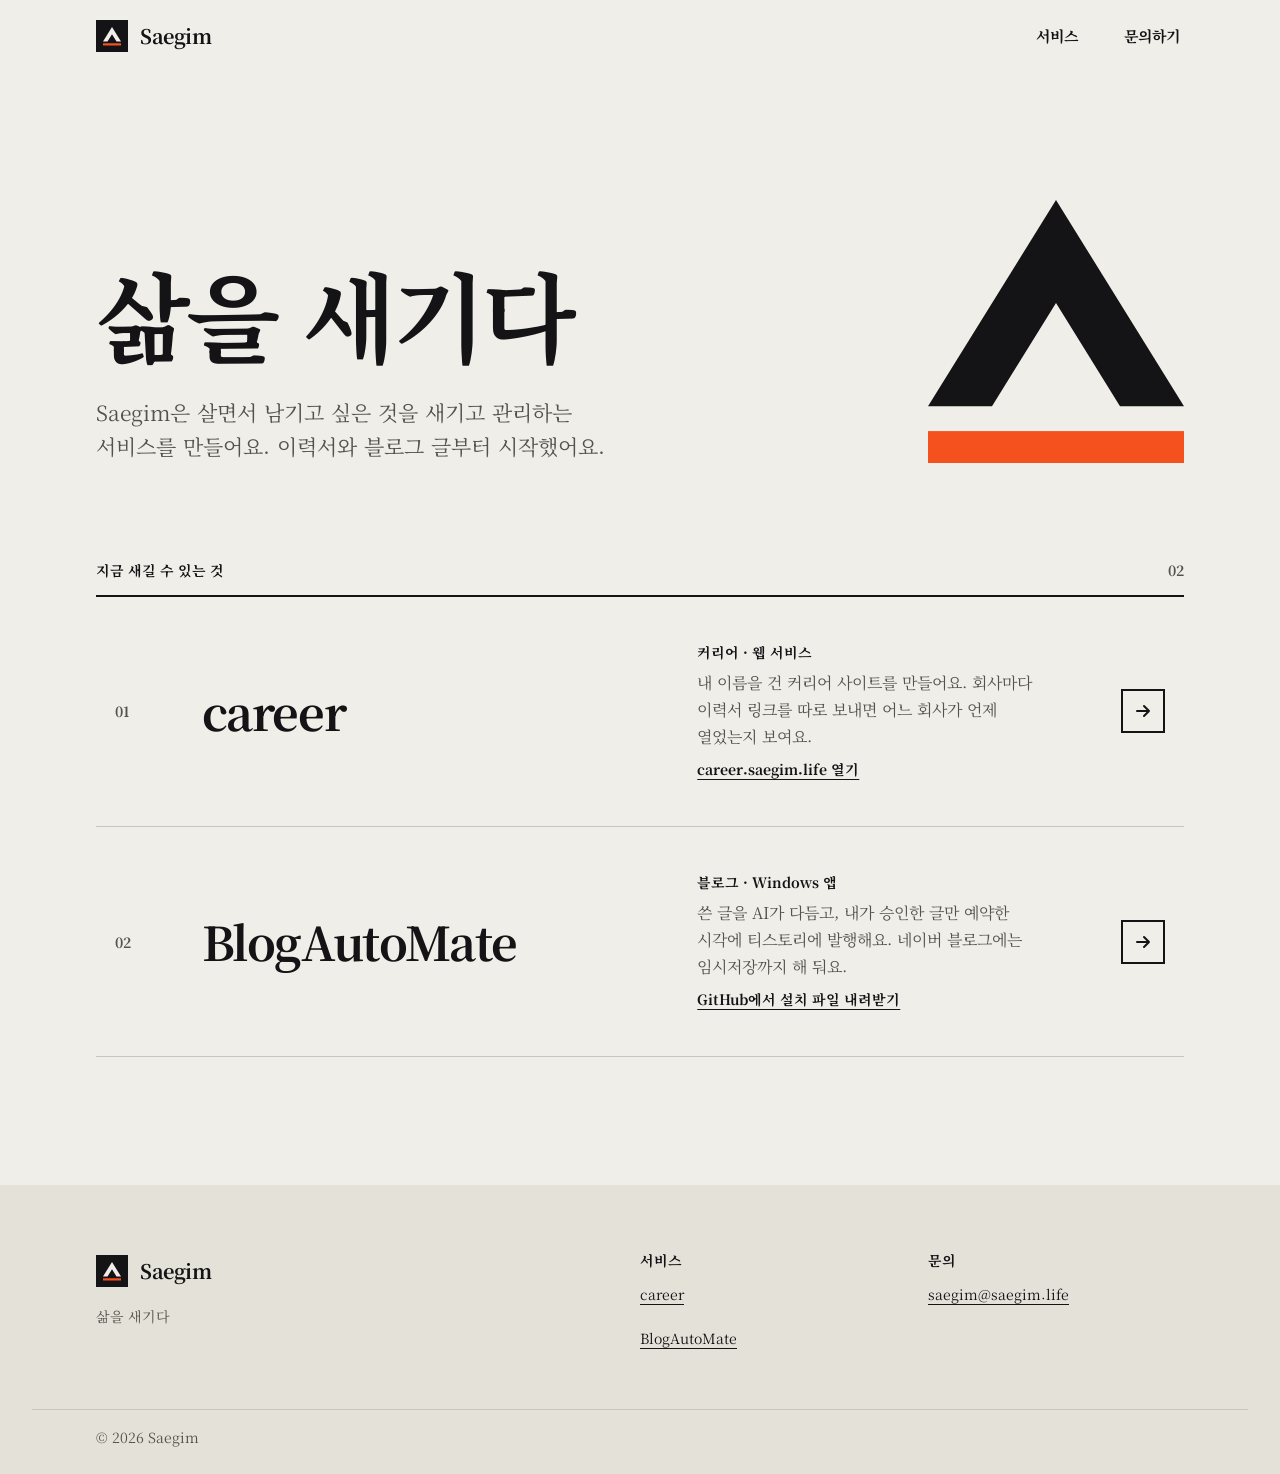
<file: index.html>
<!doctype html>
<html lang="ko">
<head>
<meta charset="utf-8">
<meta name="viewport" content="width=device-width, initial-scale=1">
<title>Saegim · 삶을 새기다</title>
<meta name="description" content="살면서 남기고 싶은 것을 새기고 관리하는 서비스 Saegim. 이력서와 블로그 글부터 시작했어요.">
<meta property="og:title" content="Saegim · 삶을 새기다">
<meta property="og:description" content="살면서 남기고 싶은 것을 새기고 관리하는 서비스 Saegim. 이력서와 블로그 글부터 시작했어요.">
<meta property="og:type" content="website">
<meta property="og:url" content="https://saegim.life/">
<meta property="og:image" content="https://saegim.life/logo-512.png">
<meta name="color-scheme" content="light dark">
<link rel="icon" href="logo.svg" type="image/svg+xml">
<link rel="apple-touch-icon" href="logo-512.png">
<link rel="stylesheet" href="fonts/noto-serif-kr.css">
<link rel="stylesheet" href="style.css">
</head>
<body>
<header>
  <div class="wrap">
    <a class="brand" href="./"><img src="logo.svg" alt="">Saegim</a>
    <nav aria-label="상단 메뉴"><a href="#services">서비스</a><a href="contact.html">문의하기</a></nav>
  </div>
</header>
<main>
  <div class="wrap">
    <div class="hero">
      <div>
        <h1>삶을 새기다</h1>
        <p class="lead">Saegim은 살면서 남기고 싶은 것을 새기고 관리하는 서비스를 만들어요. 이력서와 블로그 글부터 시작했어요.</p>
      </div>
      <svg class="mark" viewBox="112 112 288 296" aria-hidden="true">
        <path d="M256 112 112 344h72l72-116 72 116h72Z" fill="currentColor"/>
        <rect x="112" y="372" width="288" height="36" fill="#f4511e"/>
      </svg>
    </div>

    <!-- 서비스 추가: 아래 li 하나를 복사해 번호, 이름, 종류, 설명, 주소를 바꾸고 .count의 개수를 고침 -->
    <h2 class="count" id="services">지금 새길 수 있는 것 <span>02</span></h2>
    <ul class="list">
      <li>
        <a class="row" href="https://career.saegim.life/">
          <span class="no">01</span>
          <span class="name">career</span>
          <div>
            <span class="kind">커리어 · 웹 서비스</span>
            <p class="desc">내 이름을 건 커리어 사이트를 만들어요. 회사마다 이력서 링크를 따로 보내면 어느 회사가 언제 열었는지 보여요.</p>
            <span class="go">career.saegim.life 열기</span>
          </div>
          <span class="arrow"><svg viewBox="0 0 20 20" fill="none" stroke="currentColor" stroke-width="2" stroke-linecap="round" stroke-linejoin="round" aria-hidden="true"><path d="M4 10h12M11 5l5 5-5 5"/></svg></span>
        </a>
      </li>
      <li>
        <a class="row" href="https://github.com/gyeomii/blog-auto-mate-releases/releases/latest">
          <span class="no">02</span>
          <span class="name">BlogAutoMate</span>
          <div>
            <span class="kind">블로그 · Windows 앱</span>
            <p class="desc">쓴 글을 AI가 다듬고, 내가 승인한 글만 예약한 시각에 티스토리에 발행해요. 네이버 블로그에는 임시저장까지 해 둬요.</p>
            <span class="go">GitHub에서 설치 파일 내려받기</span>
          </div>
          <span class="arrow"><svg viewBox="0 0 20 20" fill="none" stroke="currentColor" stroke-width="2" stroke-linecap="round" stroke-linejoin="round" aria-hidden="true"><path d="M4 10h12M11 5l5 5-5 5"/></svg></span>
        </a>
      </li>
    </ul>
  </div>
</main>
<footer>
  <div class="wrap foot">
    <div>
      <span class="brand"><img src="logo.svg" alt="">Saegim</span>
      <p>삶을 새기다</p>
    </div>
    <div>
      <h2>서비스</h2>
      <ul>
        <li><a href="https://career.saegim.life/">career</a></li>
        <li><a href="https://github.com/gyeomii/blog-auto-mate-releases/releases/latest">BlogAutoMate</a></li>
      </ul>
    </div>
    <div>
      <h2>문의</h2>
      <a href="mailto:saegim@saegim.life" translate="no">saegim@saegim.life</a>
    </div>
  </div>
  <div class="wrap copy">&copy; 2026 Saegim</div>
</footer>
</body>
</html>
</file>
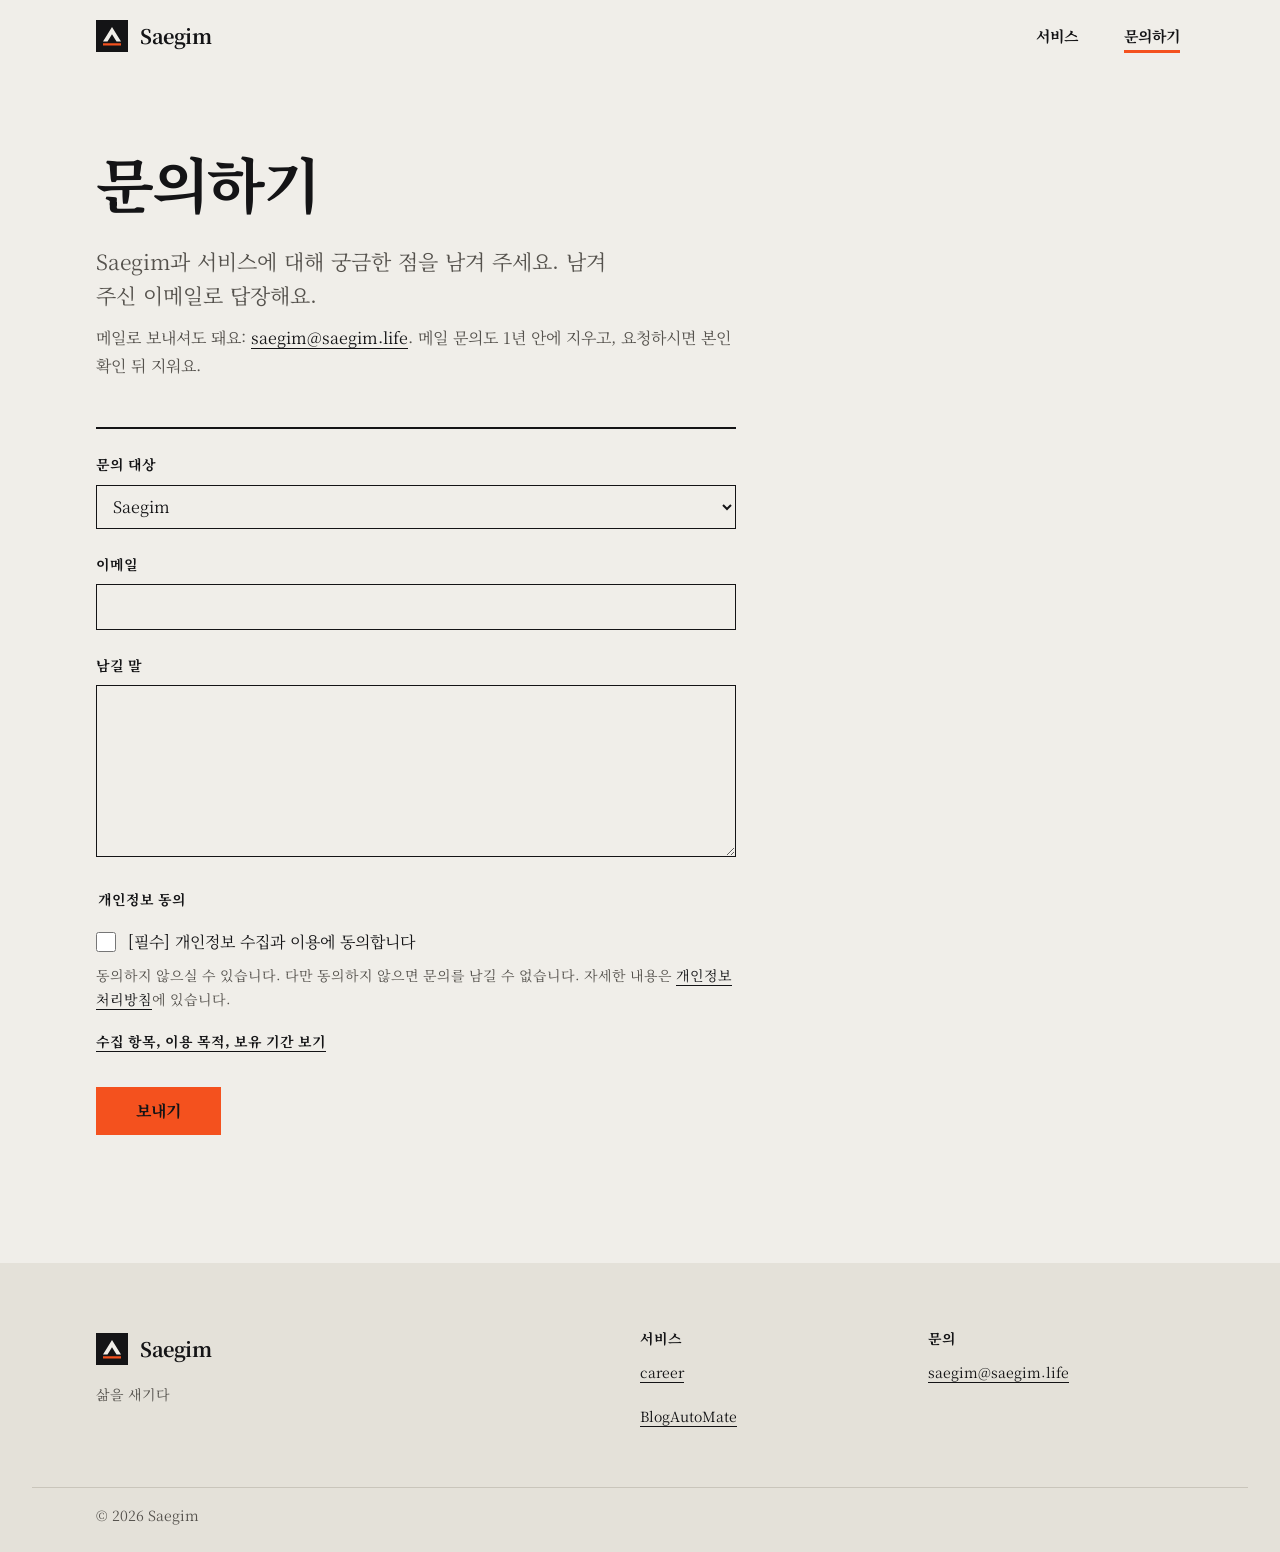
<file: contact.html>
<!doctype html>
<html lang="ko">
<head>
<meta charset="utf-8">
<meta name="viewport" content="width=device-width, initial-scale=1">
<title>문의하기 · Saegim</title>
<meta name="description" content="Saegim과 서비스에 대한 문의를 남기는 곳">
<meta name="color-scheme" content="light dark">
<link rel="icon" href="logo.svg" type="image/svg+xml">
<link rel="apple-touch-icon" href="logo-512.png">
<link rel="stylesheet" href="fonts/noto-serif-kr.css">
<link rel="stylesheet" href="style.css">
</head>
<body>
<header>
  <div class="wrap">
    <a class="brand" href="./"><img src="logo.svg" alt="">Saegim</a>
    <nav aria-label="상단 메뉴"><a href="./#services">서비스</a><a href="contact.html" aria-current="page">문의하기</a></nav>
  </div>
</header>
<main>
  <div class="wrap">
    <div class="page">
      <h1>문의하기</h1>
      <p class="lead">Saegim과 서비스에 대해 궁금한 점을 남겨 주세요. 남겨 주신 이메일로 답장해요.</p>
      <p>메일로 보내셔도 돼요: <a href="mailto:saegim@saegim.life" translate="no">saegim@saegim.life</a>. 메일 문의도 1년 안에 지우고, 요청하시면 본인 확인 뒤 지워요.</p>

      <!-- 문의는 career 서버의 문의 기능으로 보내 운영자 화면의 「받은 문의」에 쌓임 (아래 script) -->
      <form id="contact">
        <div>
          <label for="c-topic">문의 대상</label>
          <!-- 값은 career 서버 models.ContactIn.topic과 같아야 함 (다르면 그 대상 문의가 모두 422) -->
          <select id="c-topic" name="topic">
            <option>Saegim</option>
            <option>career</option>
            <option>BlogAutoMate</option>
          </select>
        </div>
        <div>
          <label for="c-email">이메일</label>
          <input id="c-email" name="email" type="email" autocomplete="email" spellcheck="false" maxlength="200" required>
        </div>
        <div>
          <label for="c-message">남길 말</label>
          <textarea id="c-message" name="message" autocomplete="off" rows="6" maxlength="2000" required></textarea>
        </div>
        <div class="trap" aria-hidden="true">
          <!-- 봇 걸러내기 칸: 채우면 서버가 버림. website 이름은 자동 완성이 채워 다른 이름 사용 (서버로는 website) -->
          <label for="c-hp">이 칸은 비워 두세요</label>
          <input id="c-hp" name="hp_x1" tabindex="-1" autocomplete="off">
        </div>

        <fieldset>
          <legend>개인정보 동의</legend>
          <label class="check"><input type="checkbox" name="consent" required> [필수] 개인정보 수집과 이용에 동의합니다</label>
          <!-- 동의 거부권과 불이익은 접지 않고 늘 보이게 (개인정보 보호법 제15조 제2항 고지 사항) -->
          <p class="hint">동의하지 않으실 수 있습니다. 다만 동의하지 않으면 문의를 남길 수 없습니다. 자세한 내용은 <a href="https://career.saegim.life/privacy">개인정보 처리방침</a>에 있습니다.</p>
          <details>
            <summary>수집 항목, 이용 목적, 보유 기간 보기</summary>
            <dl>
              <div><dt>수집 항목</dt><dd>이메일, 문의 대상, 남긴 내용</dd></div>
              <div><dt>이용 목적</dt><dd>문의에 답장하고 요청을 처리하기 위해</dd></div>
              <div><dt>보유 기간</dt><dd>남긴 날부터 1년. 그 전이라도 삭제를 요청하시면 본인 확인 뒤 지웁니다. 장애에 대비한 백업에는 지운 뒤에도 최대 30일 남았다가 지워집니다.</dd></div>
              <div><dt>삭제 요청</dt><dd>saegim@saegim.life로 메일을 보내 주세요. 남기신 이메일로 본인 확인 답장을 드린 뒤 지웁니다.</dd></div>
            </dl>
          </details>
        </fieldset>

        <button type="submit">보내기</button>
        <p class="status" role="alert"></p>
        <noscript><p class="status">이 화면은 자바스크립트가 켜져 있어야 보낼 수 있어요. 위의 메일 주소로 보내 주세요.</p></noscript>
      </form>
      <p class="sent" role="status" tabindex="-1" hidden>잘 받았어요. 남겨 주신 이메일로 답장할게요.</p>
    </div>
  </div>
</main>
<footer>
  <div class="wrap foot">
    <div>
      <span class="brand"><img src="logo.svg" alt="">Saegim</span>
      <p>삶을 새기다</p>
    </div>
    <div>
      <h2>서비스</h2>
      <ul>
        <li><a href="https://career.saegim.life/">career</a></li>
        <li><a href="https://github.com/gyeomii/blog-auto-mate-releases/releases/latest">BlogAutoMate</a></li>
      </ul>
    </div>
    <div>
      <h2>문의</h2>
      <a href="mailto:saegim@saegim.life" translate="no">saegim@saegim.life</a>
    </div>
  </div>
  <div class="wrap copy">&copy; 2026 Saegim</div>
</footer>
<script>
// career 서버의 문의 API. 요청: {email, message, consent, topic, website(숨은 칸)} JSON (서버의 선택 필드 job은 보내지 않음), 응답: 200 {"ok": true},
// 422(입력값 검증 실패), 429(문의가 몰림). 인증 없음. 서버가 saegim.life 출처만 허용하고 내용 앞에 출처와 문의 대상을 붙임.
// 서버 밖 오류(500, 503 등)는 이유를 읽을 수 없어 일반 실패 안내
const API = "https://career.saegim.life/api/contact";
const form = document.getElementById("contact");
const status = form.querySelector(".status");
const button = form.querySelector("button");

form.addEventListener("submit", async (e) => {
  e.preventDefault();
  const f = new FormData(form);
  button.disabled = true;
  button.textContent = "보내는 중…";
  status.textContent = "";
  const r = await fetch(API, {
    method: "POST",
    headers: { "Content-Type": "application/json" },
    body: JSON.stringify({ email: f.get("email"), message: f.get("message"), topic: f.get("topic"), website: f.get("hp_x1"), consent: f.get("consent") === "on" }),
    // 응답이 멈추면 15초 뒤 실패로 보고 다시 보낼 수 있게
    signal: AbortSignal.timeout(15000),
  }).catch(() => null);
  if (r?.ok) {
    form.hidden = true;
    const sent = document.querySelector(".sent");
    sent.hidden = false;
    sent.focus();  // 누른 버튼이 사라져 포커스를 잃지 않게, 스크린 리더가 결과를 읽게
    return;
  }
  button.disabled = false;
  button.textContent = "보내기";
  status.textContent = r?.status === 429 ? "지금은 문의가 몰려서 받지 못했어요. 잠시 뒤에 다시 보내 주세요."
    : r?.status === 422 ? "보내지 못했어요. 이메일 주소와 남길 말을 확인해 주세요. 계속 안 되면 위의 메일 주소로 보내 주세요."
    : "보내지 못했어요. 잠시 뒤에 다시 보내 주세요.";
});
</script>
</body>
</html>
</file>
<file: fonts/noto-serif-kr.css>
/* Noto Serif KR 400, 700 (OFL 1.1, @fontsource/noto-serif-kr에서 복사). 글자 범위별로 나뉘어 화면에 쓰인 글자의 파일만 내려받음 */
/* noto-serif-kr-[0]-400-normal */
@font-face {
  font-family: 'Noto Serif KR';
  font-style: normal;
  font-display: swap;
  font-weight: 400;
  src: url(noto-serif-kr-0-400-normal.woff2) format('woff2');
  unicode-range: U+f9ca-fa0b,U+ff03-ff05,U+ff07,U+ff0a-ff0b,U+ff0d-ff19,U+ff1b,U+ff1d,U+ff20-ff5b,U+ff5d,U+ffe0-ffe3,U+ffe5-ffe6;
}

/* noto-serif-kr-[1]-400-normal */
@font-face {
  font-family: 'Noto Serif KR';
  font-style: normal;
  font-display: swap;
  font-weight: 400;
  src: url(noto-serif-kr-1-400-normal.woff2) format('woff2');
  unicode-range: U+f92f-f980,U+f982-f9c9;
}

/* noto-serif-kr-[2]-400-normal */
@font-face {
  font-family: 'Noto Serif KR';
  font-style: normal;
  font-display: swap;
  font-weight: 400;
  src: url(noto-serif-kr-2-400-normal.woff2) format('woff2');
  unicode-range: U+d723-d728,U+d72a-d733,U+d735-d748,U+d74a-d74f,U+d752-d753,U+d755-d757,U+d75a-d75f,U+d762-d764,U+d766-d768,U+d76a-d76b,U+d76d-d76f,U+d771-d787,U+d789-d78b,U+d78d-d78f,U+d791-d797,U+d79a,U+d79c,U+d79e-d7a3,U+f900-f909,U+f90b-f92e;
}

/* noto-serif-kr-[3]-400-normal */
@font-face {
  font-family: 'Noto Serif KR';
  font-style: normal;
  font-display: swap;
  font-weight: 400;
  src: url(noto-serif-kr-3-400-normal.woff2) format('woff2');
  unicode-range: U+d679-d68b,U+d68e-d69e,U+d6a0,U+d6a2-d6a7,U+d6a9-d6c3,U+d6c6-d6c7,U+d6c9-d6cb,U+d6cd-d6d3,U+d6d5-d6d6,U+d6d8-d6e3,U+d6e5-d6e7,U+d6e9-d6fb,U+d6fd-d717,U+d719-d71f,U+d721-d722;
}

/* noto-serif-kr-[4]-400-normal */
@font-face {
  font-family: 'Noto Serif KR';
  font-style: normal;
  font-display: swap;
  font-weight: 400;
  src: url(noto-serif-kr-4-400-normal.woff2) format('woff2');
  unicode-range: U+d5bc-d5c7,U+d5ca-d5cb,U+d5cd-d5cf,U+d5d1-d5d7,U+d5d9-d5da,U+d5dc,U+d5de-d5e3,U+d5e6-d5e7,U+d5e9-d5eb,U+d5ed-d5f6,U+d5f8,U+d5fa-d5ff,U+d602-d603,U+d605-d607,U+d609-d60f,U+d612-d613,U+d616-d61b,U+d61d-d637,U+d63a-d63b,U+d63d-d63f,U+d641-d647,U+d64a-d64c,U+d64e-d653,U+d656-d657,U+d659-d65b,U+d65d-d666,U+d668,U+d66a-d678;
}

/* noto-serif-kr-[5]-400-normal */
@font-face {
  font-family: 'Noto Serif KR';
  font-style: normal;
  font-display: swap;
  font-weight: 400;
  src: url(noto-serif-kr-5-400-normal.woff2) format('woff2');
  unicode-range: U+d507,U+d509-d50b,U+d50d-d513,U+d515-d53b,U+d53e-d53f,U+d541-d543,U+d545-d54c,U+d54e,U+d550,U+d552-d557,U+d55a-d55b,U+d55d-d55f,U+d561-d564,U+d566-d567,U+d56a,U+d56c,U+d56e-d573,U+d576-d577,U+d579-d583,U+d585-d586,U+d58a-d5a4,U+d5a6-d5bb;
}

/* noto-serif-kr-[6]-400-normal */
@font-face {
  font-family: 'Noto Serif KR';
  font-style: normal;
  font-display: swap;
  font-weight: 400;
  src: url(noto-serif-kr-6-400-normal.woff2) format('woff2');
  unicode-range: U+d464-d477,U+d47a-d47b,U+d47d-d47f,U+d481-d487,U+d489-d48a,U+d48c,U+d48e-d4e7,U+d4e9-d503,U+d505-d506;
}

/* noto-serif-kr-[7]-400-normal */
@font-face {
  font-family: 'Noto Serif KR';
  font-style: normal;
  font-display: swap;
  font-weight: 400;
  src: url(noto-serif-kr-7-400-normal.woff2) format('woff2');
  unicode-range: U+d3bf-d3c7,U+d3ca-d3cf,U+d3d1-d3eb,U+d3ee-d3ef,U+d3f1-d3f3,U+d3f5-d3fb,U+d3fd-d400,U+d402-d45b,U+d45d-d463;
}

/* noto-serif-kr-[8]-400-normal */
@font-face {
  font-family: 'Noto Serif KR';
  font-style: normal;
  font-display: swap;
  font-weight: 400;
  src: url(noto-serif-kr-8-400-normal.woff2) format('woff2');
  unicode-range: U+d2ff,U+d302-d304,U+d306-d30b,U+d30f,U+d311-d313,U+d315-d31b,U+d31e,U+d322-d324,U+d326-d327,U+d32a-d32b,U+d32d-d32f,U+d331-d337,U+d339-d33c,U+d33e-d37b,U+d37e-d37f,U+d381-d383,U+d385-d38b,U+d38e-d390,U+d392-d397,U+d39a-d39b,U+d39d-d39f,U+d3a1-d3a7,U+d3a9-d3aa,U+d3ac,U+d3ae-d3b3,U+d3b5-d3b7,U+d3b9-d3bb,U+d3bd-d3be;
}

/* noto-serif-kr-[9]-400-normal */
@font-face {
  font-family: 'Noto Serif KR';
  font-style: normal;
  font-display: swap;
  font-weight: 400;
  src: url(noto-serif-kr-9-400-normal.woff2) format('woff2');
  unicode-range: U+d257-d27f,U+d281-d29b,U+d29d-d29f,U+d2a1-d2ab,U+d2ad-d2b7,U+d2ba-d2bb,U+d2bd-d2bf,U+d2c1-d2c7,U+d2c9-d2ef,U+d2f2-d2f3,U+d2f5-d2f7,U+d2f9-d2fe;
}

/* noto-serif-kr-[10]-400-normal */
@font-face {
  font-family: 'Noto Serif KR';
  font-style: normal;
  font-display: swap;
  font-weight: 400;
  src: url(noto-serif-kr-10-400-normal.woff2) format('woff2');
  unicode-range: U+d1b4,U+d1b6-d1f3,U+d1f5-d22b,U+d22e-d22f,U+d231-d233,U+d235-d23b,U+d23d-d240,U+d242-d256;
}

/* noto-serif-kr-[11]-400-normal */
@font-face {
  font-family: 'Noto Serif KR';
  font-style: normal;
  font-display: swap;
  font-weight: 400;
  src: url(noto-serif-kr-11-400-normal.woff2) format('woff2');
  unicode-range: U+d105-d12f,U+d132-d133,U+d135-d137,U+d139-d13f,U+d141-d142,U+d144,U+d146-d14b,U+d14e-d14f,U+d151-d153,U+d155-d15b,U+d15e-d187,U+d189-d19f,U+d1a2-d1a3,U+d1a5-d1a7,U+d1a9-d1af,U+d1b2-d1b3;
}

/* noto-serif-kr-[12]-400-normal */
@font-face {
  font-family: 'Noto Serif KR';
  font-style: normal;
  font-display: swap;
  font-weight: 400;
  src: url(noto-serif-kr-12-400-normal.woff2) format('woff2');
  unicode-range: U+d04b-d04f,U+d051-d057,U+d059-d06b,U+d06d-d06f,U+d071-d073,U+d075-d07b,U+d07e-d0a3,U+d0a6-d0a7,U+d0a9-d0ab,U+d0ad-d0b3,U+d0b6,U+d0b8,U+d0ba-d0bf,U+d0c2-d0c3,U+d0c5-d0c7,U+d0c9-d0cf,U+d0d2,U+d0d6-d0db,U+d0de-d0df,U+d0e1-d0e3,U+d0e5-d0eb,U+d0ee-d0f0,U+d0f2-d104;
}

/* noto-serif-kr-[13]-400-normal */
@font-face {
  font-family: 'Noto Serif KR';
  font-style: normal;
  font-display: swap;
  font-weight: 400;
  src: url(noto-serif-kr-13-400-normal.woff2) format('woff2');
  unicode-range: U+cfa2-cfc3,U+cfc5-cfdf,U+cfe2-cfe3,U+cfe5-cfe7,U+cfe9-cff4,U+cff6-cffb,U+cffd-cfff,U+d001-d003,U+d005-d017,U+d019-d033,U+d036-d037,U+d039-d03b,U+d03d-d04a;
}

/* noto-serif-kr-[14]-400-normal */
@font-face {
  font-family: 'Noto Serif KR';
  font-style: normal;
  font-display: swap;
  font-weight: 400;
  src: url(noto-serif-kr-14-400-normal.woff2) format('woff2');
  unicode-range: U+cef0-cef3,U+cef6,U+cef9-ceff,U+cf01-cf03,U+cf05-cf07,U+cf09-cf0f,U+cf11-cf12,U+cf14-cf1b,U+cf1d-cf1f,U+cf21-cf2f,U+cf31-cf53,U+cf56-cf57,U+cf59-cf5b,U+cf5d-cf63,U+cf66,U+cf68,U+cf6a-cf6f,U+cf71-cf84,U+cf86-cf8b,U+cf8d-cfa1;
}

/* noto-serif-kr-[15]-400-normal */
@font-face {
  font-family: 'Noto Serif KR';
  font-style: normal;
  font-display: swap;
  font-weight: 400;
  src: url(noto-serif-kr-15-400-normal.woff2) format('woff2');
  unicode-range: U+ce3c-ce57,U+ce5a-ce5b,U+ce5d-ce5f,U+ce61-ce67,U+ce6a,U+ce6c,U+ce6e-ce73,U+ce76-ce77,U+ce79-ce7b,U+ce7d-ce83,U+ce85-ce88,U+ce8a-ce8f,U+ce91-ce93,U+ce95-ce97,U+ce99-ce9f,U+cea2,U+cea4-ceab,U+cead-cee3,U+cee6-cee7,U+cee9-ceeb,U+ceed-ceef;
}

/* noto-serif-kr-[16]-400-normal */
@font-face {
  font-family: 'Noto Serif KR';
  font-style: normal;
  font-display: swap;
  font-weight: 400;
  src: url(noto-serif-kr-16-400-normal.woff2) format('woff2');
  unicode-range: U+cd92-cd93,U+cd96-cd97,U+cd99-cd9b,U+cd9d-cda3,U+cda6-cda8,U+cdaa-cdaf,U+cdb1-cdc3,U+cdc5-cdcb,U+cdcd-cde7,U+cde9-ce03,U+ce05-ce1f,U+ce22-ce34,U+ce36-ce3b;
}

/* noto-serif-kr-[17]-400-normal */
@font-face {
  font-family: 'Noto Serif KR';
  font-style: normal;
  font-display: swap;
  font-weight: 400;
  src: url(noto-serif-kr-17-400-normal.woff2) format('woff2');
  unicode-range: U+ccef-cd07,U+cd0a-cd0b,U+cd0d-cd1a,U+cd1c,U+cd1e-cd2b,U+cd2d-cd5b,U+cd5d-cd77,U+cd79-cd91;
}

/* noto-serif-kr-[18]-400-normal */
@font-face {
  font-family: 'Noto Serif KR';
  font-style: normal;
  font-display: swap;
  font-weight: 400;
  src: url(noto-serif-kr-18-400-normal.woff2) format('woff2');
  unicode-range: U+cc3f-cc43,U+cc46-cc47,U+cc49-cc4b,U+cc4d-cc53,U+cc55-cc58,U+cc5a-cc5f,U+cc61-cc97,U+cc9a-cc9b,U+cc9d-cc9f,U+cca1-cca7,U+ccaa,U+ccac,U+ccae-ccb3,U+ccb6-ccb7,U+ccb9-ccbb,U+ccbd-cccf,U+ccd1-cce3,U+cce5-ccee;
}

/* noto-serif-kr-[19]-400-normal */
@font-face {
  font-family: 'Noto Serif KR';
  font-style: normal;
  font-display: swap;
  font-weight: 400;
  src: url(noto-serif-kr-19-400-normal.woff2) format('woff2');
  unicode-range: U+cb91-cbd3,U+cbd5-cbe3,U+cbe5-cc0b,U+cc0e-cc0f,U+cc11-cc13,U+cc15-cc1b,U+cc1d-cc20,U+cc23-cc27,U+cc2a-cc2b,U+cc2d,U+cc2f,U+cc31-cc37,U+cc3a,U+cc3c;
}

/* noto-serif-kr-[20]-400-normal */
@font-face {
  font-family: 'Noto Serif KR';
  font-style: normal;
  font-display: swap;
  font-weight: 400;
  src: url(noto-serif-kr-20-400-normal.woff2) format('woff2');
  unicode-range: U+caf4-cb47,U+cb4a-cb90;
}

/* noto-serif-kr-[21]-400-normal */
@font-face {
  font-family: 'Noto Serif KR';
  font-style: normal;
  font-display: swap;
  font-weight: 400;
  src: url(noto-serif-kr-21-400-normal.woff2) format('woff2');
  unicode-range: U+ca4a-ca4b,U+ca4e-ca4f,U+ca51-ca53,U+ca55-ca5b,U+ca5d-ca60,U+ca62-ca83,U+ca85-cabb,U+cabe-cabf,U+cac1-cac3,U+cac5-cacb,U+cacd-cad0,U+cad2,U+cad4-cad8,U+cada-caf3;
}

/* noto-serif-kr-[22]-400-normal */
@font-face {
  font-family: 'Noto Serif KR';
  font-style: normal;
  font-display: swap;
  font-weight: 400;
  src: url(noto-serif-kr-22-400-normal.woff2) format('woff2');
  unicode-range: U+c996-c997,U+c99a-c99c,U+c99e-c9bf,U+c9c2-c9c3,U+c9c5-c9c7,U+c9c9-c9cf,U+c9d2,U+c9d4,U+c9d7-c9d8,U+c9db,U+c9de-c9df,U+c9e1-c9e3,U+c9e5-c9e6,U+c9e8-c9eb,U+c9ee-c9f0,U+c9f2-c9f7,U+c9f9-ca0b,U+ca0d-ca28,U+ca2a-ca49;
}

/* noto-serif-kr-[23]-400-normal */
@font-face {
  font-family: 'Noto Serif KR';
  font-style: normal;
  font-display: swap;
  font-weight: 400;
  src: url(noto-serif-kr-23-400-normal.woff2) format('woff2');
  unicode-range: U+c8e9-c8f4,U+c8f6-c8fb,U+c8fe-c8ff,U+c901-c903,U+c905-c90b,U+c90e-c910,U+c912-c917,U+c919-c92b,U+c92d-c94f,U+c951-c953,U+c955-c96b,U+c96d-c973,U+c975-c987,U+c98a-c98b,U+c98d-c98f,U+c991-c995;
}

/* noto-serif-kr-[24]-400-normal */
@font-face {
  font-family: 'Noto Serif KR';
  font-style: normal;
  font-display: swap;
  font-weight: 400;
  src: url(noto-serif-kr-24-400-normal.woff2) format('woff2');
  unicode-range: U+c841-c84b,U+c84d-c86f,U+c872-c873,U+c875-c877,U+c879-c87f,U+c882-c884,U+c887-c88a,U+c88d-c8c3,U+c8c5-c8df,U+c8e1-c8e8;
}

/* noto-serif-kr-[25]-400-normal */
@font-face {
  font-family: 'Noto Serif KR';
  font-style: normal;
  font-display: swap;
  font-weight: 400;
  src: url(noto-serif-kr-25-400-normal.woff2) format('woff2');
  unicode-range: U+c779-c77b,U+c77e-c782,U+c786,U+c78b,U+c78d,U+c78f,U+c792-c793,U+c795,U+c797,U+c799-c79f,U+c7a2,U+c7a7-c7ab,U+c7ae-c7bb,U+c7bd-c7c0,U+c7c2-c7c7,U+c7c9-c7dc,U+c7de-c7ff,U+c802-c803,U+c805-c807,U+c809,U+c80b-c80f,U+c812,U+c814,U+c817-c81b,U+c81e-c81f,U+c821-c823,U+c825-c82e,U+c830-c837,U+c839-c83b,U+c83d-c840;
}

/* noto-serif-kr-[26]-400-normal */
@font-face {
  font-family: 'Noto Serif KR';
  font-style: normal;
  font-display: swap;
  font-weight: 400;
  src: url(noto-serif-kr-26-400-normal.woff2) format('woff2');
  unicode-range: U+c6bb-c6bf,U+c6c2,U+c6c4,U+c6c6-c6cb,U+c6ce-c6cf,U+c6d1-c6d3,U+c6d5-c6db,U+c6dd-c6df,U+c6e1-c6e7,U+c6e9-c6eb,U+c6ed-c6ef,U+c6f1-c6f8,U+c6fa-c703,U+c705-c707,U+c709-c70b,U+c70d-c716,U+c718,U+c71a-c71f,U+c722-c723,U+c725-c727,U+c729-c734,U+c736-c73b,U+c73e-c73f,U+c741-c743,U+c745-c74b,U+c74e-c750,U+c752-c757,U+c759-c773,U+c776-c777;
}

/* noto-serif-kr-[27]-400-normal */
@font-face {
  font-family: 'Noto Serif KR';
  font-style: normal;
  font-display: swap;
  font-weight: 400;
  src: url(noto-serif-kr-27-400-normal.woff2) format('woff2');
  unicode-range: U+c5f5-c5fb,U+c5fe,U+c602-c605,U+c607,U+c609-c60f,U+c611-c61a,U+c61c-c623,U+c626-c627,U+c629-c62b,U+c62d,U+c62f-c632,U+c636,U+c638,U+c63a-c63f,U+c642-c643,U+c645-c647,U+c649-c652,U+c656-c65b,U+c65d-c65f,U+c661-c663,U+c665-c677,U+c679-c67b,U+c67d-c693,U+c696-c697,U+c699-c69b,U+c69d-c6a3,U+c6a6,U+c6a8,U+c6aa-c6af,U+c6b2-c6b3,U+c6b5-c6b7,U+c6b9-c6ba;
}

/* noto-serif-kr-[28]-400-normal */
@font-face {
  font-family: 'Noto Serif KR';
  font-style: normal;
  font-display: swap;
  font-weight: 400;
  src: url(noto-serif-kr-28-400-normal.woff2) format('woff2');
  unicode-range: U+c517-c527,U+c52a-c52b,U+c52d-c52f,U+c531-c538,U+c53a,U+c53c,U+c53e-c543,U+c546-c547,U+c54b,U+c54d-c552,U+c556,U+c55a-c55b,U+c55d,U+c55f,U+c562-c563,U+c565-c567,U+c569-c56f,U+c572,U+c574,U+c576-c57b,U+c57e-c57f,U+c581-c583,U+c585-c586,U+c588-c58b,U+c58e,U+c590,U+c592-c596,U+c599-c5b3,U+c5b6-c5b7,U+c5ba,U+c5be-c5c3,U+c5ca-c5cb,U+c5cd,U+c5cf,U+c5d2-c5d3,U+c5d5-c5d7,U+c5d9-c5df,U+c5e1-c5e2,U+c5e4,U+c5e6-c5eb,U+c5ef,U+c5f1-c5f3;
}

/* noto-serif-kr-[29]-400-normal */
@font-face {
  font-family: 'Noto Serif KR';
  font-style: normal;
  font-display: swap;
  font-weight: 400;
  src: url(noto-serif-kr-29-400-normal.woff2) format('woff2');
  unicode-range: U+c475-c4ef,U+c4f2-c4f3,U+c4f5-c4f7,U+c4f9-c4ff,U+c502-c50b,U+c50d-c516;
}

/* noto-serif-kr-[30]-400-normal */
@font-face {
  font-family: 'Noto Serif KR';
  font-style: normal;
  font-display: swap;
  font-weight: 400;
  src: url(noto-serif-kr-30-400-normal.woff2) format('woff2');
  unicode-range: U+c3d0-c3d7,U+c3da-c3db,U+c3dd-c3de,U+c3e1-c3ec,U+c3ee-c3f3,U+c3f5-c42b,U+c42d-c463,U+c466-c474;
}

/* noto-serif-kr-[31]-400-normal */
@font-face {
  font-family: 'Noto Serif KR';
  font-style: normal;
  font-display: swap;
  font-weight: 400;
  src: url(noto-serif-kr-31-400-normal.woff2) format('woff2');
  unicode-range: U+c32b-c367,U+c36a-c36b,U+c36d-c36f,U+c371-c377,U+c37a-c37b,U+c37e-c383,U+c385-c387,U+c389-c3cf;
}

/* noto-serif-kr-[32]-400-normal */
@font-face {
  font-family: 'Noto Serif KR';
  font-style: normal;
  font-display: swap;
  font-weight: 400;
  src: url(noto-serif-kr-32-400-normal.woff2) format('woff2');
  unicode-range: U+c26a-c26b,U+c26d-c26f,U+c271-c273,U+c275-c27b,U+c27e-c287,U+c289-c28f,U+c291-c297,U+c299-c29a,U+c29c-c2a3,U+c2a5-c2a7,U+c2a9-c2ab,U+c2ad-c2b3,U+c2b6,U+c2b8,U+c2ba-c2bb,U+c2bd-c2db,U+c2de-c2df,U+c2e1-c2e2,U+c2e5-c2ea,U+c2ee,U+c2f0,U+c2f2-c2f5,U+c2f7,U+c2fa-c2fb,U+c2fd-c2ff,U+c301-c307,U+c309-c30c,U+c30e-c312,U+c315-c323,U+c325-c328,U+c32a;
}

/* noto-serif-kr-[33]-400-normal */
@font-face {
  font-family: 'Noto Serif KR';
  font-style: normal;
  font-display: swap;
  font-weight: 400;
  src: url(noto-serif-kr-33-400-normal.woff2) format('woff2');
  unicode-range: U+c1bc-c1c3,U+c1c5-c1df,U+c1e1-c1fb,U+c1fd-c203,U+c205-c20c,U+c20e,U+c210-c217,U+c21a-c21b,U+c21d-c21e,U+c221-c227,U+c229-c22a,U+c22c,U+c22e,U+c230,U+c233-c24f,U+c251-c257,U+c259-c269;
}

/* noto-serif-kr-[34]-400-normal */
@font-face {
  font-family: 'Noto Serif KR';
  font-style: normal;
  font-display: swap;
  font-weight: 400;
  src: url(noto-serif-kr-34-400-normal.woff2) format('woff2');
  unicode-range: U+c101-c11b,U+c11f,U+c121-c123,U+c125-c12b,U+c12e,U+c132-c137,U+c13a-c13b,U+c13d-c13f,U+c141-c147,U+c14a,U+c14c-c153,U+c155-c157,U+c159-c15b,U+c15d-c166,U+c169-c16f,U+c171-c177,U+c179-c18b,U+c18e-c18f,U+c191-c193,U+c195-c19b,U+c19d-c19e,U+c1a0,U+c1a2-c1a4,U+c1a6-c1bb;
}

/* noto-serif-kr-[35]-400-normal */
@font-face {
  font-family: 'Noto Serif KR';
  font-style: normal;
  font-display: swap;
  font-weight: 400;
  src: url(noto-serif-kr-35-400-normal.woff2) format('woff2');
  unicode-range: U+c049-c057,U+c059-c05b,U+c05d-c05f,U+c061-c067,U+c069-c08f,U+c091-c0ab,U+c0ae-c0af,U+c0b1-c0b3,U+c0b5,U+c0b7-c0bb,U+c0be,U+c0c2-c0c7,U+c0ca-c0cb,U+c0cd-c0cf,U+c0d1-c0d7,U+c0d9-c0da,U+c0dc,U+c0de-c0e3,U+c0e5-c0eb,U+c0ed-c0f3,U+c0f6,U+c0f8,U+c0fa-c0ff;
}

/* noto-serif-kr-[36]-400-normal */
@font-face {
  font-family: 'Noto Serif KR';
  font-style: normal;
  font-display: swap;
  font-weight: 400;
  src: url(noto-serif-kr-36-400-normal.woff2) format('woff2');
  unicode-range: U+bfa7-bfaf,U+bfb1-bfc4,U+bfc6-bfcb,U+bfce-bfcf,U+bfd1-bfd3,U+bfd5-bfdb,U+bfdd-c048;
}

/* noto-serif-kr-[37]-400-normal */
@font-face {
  font-family: 'Noto Serif KR';
  font-style: normal;
  font-display: swap;
  font-weight: 400;
  src: url(noto-serif-kr-37-400-normal.woff2) format('woff2');
  unicode-range: U+bf07,U+bf09-bf3f,U+bf41-bf4f,U+bf52-bf54,U+bf56-bfa6;
}

/* noto-serif-kr-[38]-400-normal */
@font-face {
  font-family: 'Noto Serif KR';
  font-style: normal;
  font-display: swap;
  font-weight: 400;
  src: url(noto-serif-kr-38-400-normal.woff2) format('woff2');
  unicode-range: U+be56,U+be58,U+be5c-be5f,U+be62-be63,U+be65-be67,U+be69-be74,U+be76-be7b,U+be7e-be7f,U+be81-be8e,U+be90,U+be92-bea7,U+bea9-becf,U+bed2-bed3,U+bed5-bed6,U+bed9-bee3,U+bee6-bf06;
}

/* noto-serif-kr-[39]-400-normal */
@font-face {
  font-family: 'Noto Serif KR';
  font-style: normal;
  font-display: swap;
  font-weight: 400;
  src: url(noto-serif-kr-39-400-normal.woff2) format('woff2');
  unicode-range: U+bdb0-bdd3,U+bdd5-bdef,U+bdf1-be0b,U+be0d-be0f,U+be11-be13,U+be15-be43,U+be46-be47,U+be49-be4b,U+be4d-be53;
}

/* noto-serif-kr-[40]-400-normal */
@font-face {
  font-family: 'Noto Serif KR';
  font-style: normal;
  font-display: swap;
  font-weight: 400;
  src: url(noto-serif-kr-40-400-normal.woff2) format('woff2');
  unicode-range: U+bd03,U+bd06,U+bd08,U+bd0a-bd0f,U+bd11-bd22,U+bd25-bd47,U+bd49-bd58,U+bd5a-bd7f,U+bd82-bd83,U+bd85-bd87,U+bd8a-bd8f,U+bd91-bd92,U+bd94,U+bd96-bd98,U+bd9a-bdaf;
}

/* noto-serif-kr-[41]-400-normal */
@font-face {
  font-family: 'Noto Serif KR';
  font-style: normal;
  font-display: swap;
  font-weight: 400;
  src: url(noto-serif-kr-41-400-normal.woff2) format('woff2');
  unicode-range: U+bc4e-bc83,U+bc86-bc87,U+bc89-bc8b,U+bc8d-bc93,U+bc96,U+bc98,U+bc9b-bc9f,U+bca2-bca3,U+bca5-bca7,U+bca9-bcb2,U+bcb4-bcbb,U+bcbe-bcbf,U+bcc1-bcc3,U+bcc5-bccc,U+bcce-bcd0,U+bcd2-bcd4,U+bcd6-bcf3,U+bcf7,U+bcf9-bcfb,U+bcfd-bd02;
}

/* noto-serif-kr-[42]-400-normal */
@font-face {
  font-family: 'Noto Serif KR';
  font-style: normal;
  font-display: swap;
  font-weight: 400;
  src: url(noto-serif-kr-42-400-normal.woff2) format('woff2');
  unicode-range: U+bb90-bba3,U+bba5-bbab,U+bbad-bbbf,U+bbc1-bbf7,U+bbfa-bbfb,U+bbfd-bbfe,U+bc01-bc07,U+bc09-bc0a,U+bc0e,U+bc10,U+bc12-bc13,U+bc17,U+bc19-bc1a,U+bc1e,U+bc20-bc23,U+bc26,U+bc28,U+bc2a-bc2c,U+bc2e-bc2f,U+bc32-bc33,U+bc35-bc37,U+bc39-bc3f,U+bc41-bc42,U+bc44,U+bc46-bc48,U+bc4a-bc4d;
}

/* noto-serif-kr-[43]-400-normal */
@font-face {
  font-family: 'Noto Serif KR';
  font-style: normal;
  font-display: swap;
  font-weight: 400;
  src: url(noto-serif-kr-43-400-normal.woff2) format('woff2');
  unicode-range: U+bae6-bafb,U+bafd-bb17,U+bb19-bb33,U+bb37,U+bb39-bb3a,U+bb3d-bb43,U+bb45-bb46,U+bb48,U+bb4a-bb4f,U+bb51-bb53,U+bb55-bb57,U+bb59-bb62,U+bb64-bb8f;
}

/* noto-serif-kr-[44]-400-normal */
@font-face {
  font-family: 'Noto Serif KR';
  font-style: normal;
  font-display: swap;
  font-weight: 400;
  src: url(noto-serif-kr-44-400-normal.woff2) format('woff2');
  unicode-range: U+ba30-ba37,U+ba3a-ba3b,U+ba3d-ba3f,U+ba41-ba47,U+ba49-ba4a,U+ba4c,U+ba4e-ba53,U+ba56-ba57,U+ba59-ba5b,U+ba5d-ba63,U+ba65-ba66,U+ba68-ba6f,U+ba71-ba73,U+ba75-ba77,U+ba79-ba84,U+ba86,U+ba88-baa7,U+baaa,U+baad-baaf,U+bab1-bab7,U+baba,U+babc,U+babe-bae5;
}

/* noto-serif-kr-[45]-400-normal */
@font-face {
  font-family: 'Noto Serif KR';
  font-style: normal;
  font-display: swap;
  font-weight: 400;
  src: url(noto-serif-kr-45-400-normal.woff2) format('woff2');
  unicode-range: U+b96e-b973,U+b976-b977,U+b979-b97b,U+b97d-b983,U+b986,U+b988,U+b98a-b98d,U+b98f-b9ab,U+b9ae-b9af,U+b9b1-b9b3,U+b9b5-b9bb,U+b9be,U+b9c0,U+b9c2-b9c7,U+b9ca-b9cb,U+b9cd,U+b9d2-b9d7,U+b9da,U+b9dc,U+b9df-b9e0,U+b9e2,U+b9e6-b9e7,U+b9e9-b9f3,U+b9f6,U+b9f8,U+b9fb-ba2f;
}

/* noto-serif-kr-[46]-400-normal */
@font-face {
  font-family: 'Noto Serif KR';
  font-style: normal;
  font-display: swap;
  font-weight: 400;
  src: url(noto-serif-kr-46-400-normal.woff2) format('woff2');
  unicode-range: U+b8bf-b8cb,U+b8cd-b8e0,U+b8e2-b8e7,U+b8ea-b8eb,U+b8ed-b8ef,U+b8f1-b8f7,U+b8fa,U+b8fc,U+b8fe-b903,U+b905-b917,U+b919-b91f,U+b921-b93b,U+b93d-b957,U+b95a-b95b,U+b95d-b95f,U+b961-b967,U+b969-b96c;
}

/* noto-serif-kr-[47]-400-normal */
@font-face {
  font-family: 'Noto Serif KR';
  font-style: normal;
  font-display: swap;
  font-weight: 400;
  src: url(noto-serif-kr-47-400-normal.woff2) format('woff2');
  unicode-range: U+b80d-b80f,U+b811-b817,U+b81a,U+b81c-b823,U+b826-b827,U+b829-b82b,U+b82d-b833,U+b836,U+b83a-b83f,U+b841-b85b,U+b85e-b85f,U+b861-b863,U+b865-b86b,U+b86e,U+b870,U+b872-b8af,U+b8b1-b8be;
}

/* noto-serif-kr-[48]-400-normal */
@font-face {
  font-family: 'Noto Serif KR';
  font-style: normal;
  font-display: swap;
  font-weight: 400;
  src: url(noto-serif-kr-48-400-normal.woff2) format('woff2');
  unicode-range: U+b74d-b75f,U+b761-b763,U+b765-b774,U+b776-b77b,U+b77e-b77f,U+b781-b783,U+b785-b78b,U+b78e,U+b792-b796,U+b79a-b79b,U+b79d-b7a7,U+b7aa,U+b7ae-b7b3,U+b7b6-b7c8,U+b7ca-b7eb,U+b7ee-b7ef,U+b7f1-b7f3,U+b7f5-b7fb,U+b7fe,U+b802-b806,U+b80a-b80b;
}

/* noto-serif-kr-[49]-400-normal */
@font-face {
  font-family: 'Noto Serif KR';
  font-style: normal;
  font-display: swap;
  font-weight: 400;
  src: url(noto-serif-kr-49-400-normal.woff2) format('woff2');
  unicode-range: U+b6a7-b6aa,U+b6ac-b6b0,U+b6b2-b6ef,U+b6f1-b727,U+b72a-b72b,U+b72d-b72e,U+b731-b737,U+b739-b73a,U+b73c-b743,U+b745-b74c;
}

/* noto-serif-kr-[50]-400-normal */
@font-face {
  font-family: 'Noto Serif KR';
  font-style: normal;
  font-display: swap;
  font-weight: 400;
  src: url(noto-serif-kr-50-400-normal.woff2) format('woff2');
  unicode-range: U+b605-b60f,U+b612-b617,U+b619-b624,U+b626-b69b,U+b69e-b6a3,U+b6a5-b6a6;
}

/* noto-serif-kr-[51]-400-normal */
@font-face {
  font-family: 'Noto Serif KR';
  font-style: normal;
  font-display: swap;
  font-weight: 400;
  src: url(noto-serif-kr-51-400-normal.woff2) format('woff2');
  unicode-range: U+b55f,U+b562-b583,U+b585-b59f,U+b5a2-b5a3,U+b5a5-b5a7,U+b5a9-b5b2,U+b5b5-b5ba,U+b5bd-b604;
}

/* noto-serif-kr-[52]-400-normal */
@font-face {
  font-family: 'Noto Serif KR';
  font-style: normal;
  font-display: swap;
  font-weight: 400;
  src: url(noto-serif-kr-52-400-normal.woff2) format('woff2');
  unicode-range: U+b4a5-b4b6,U+b4b8-b4bf,U+b4c1-b4c7,U+b4c9-b4db,U+b4de-b4df,U+b4e1-b4e2,U+b4e5-b4eb,U+b4ee,U+b4f0,U+b4f2-b513,U+b516-b517,U+b519-b51a,U+b51d-b523,U+b526,U+b528,U+b52b-b52f,U+b532-b533,U+b535-b537,U+b539-b53f,U+b541-b544,U+b546-b54b,U+b54d-b54f,U+b551-b55b,U+b55d-b55e;
}

/* noto-serif-kr-[53]-400-normal */
@font-face {
  font-family: 'Noto Serif KR';
  font-style: normal;
  font-display: swap;
  font-weight: 400;
  src: url(noto-serif-kr-53-400-normal.woff2) format('woff2');
  unicode-range: U+b3f8-b3fb,U+b3fd-b40f,U+b411-b417,U+b419-b41b,U+b41d-b41f,U+b421-b427,U+b42a-b42b,U+b42d-b44f,U+b452-b453,U+b455-b457,U+b459-b45f,U+b462-b464,U+b466-b46b,U+b46d-b47f,U+b481-b4a3;
}

/* noto-serif-kr-[54]-400-normal */
@font-face {
  font-family: 'Noto Serif KR';
  font-style: normal;
  font-display: swap;
  font-weight: 400;
  src: url(noto-serif-kr-54-400-normal.woff2) format('woff2');
  unicode-range: U+b342-b353,U+b356-b357,U+b359-b35b,U+b35d-b35e,U+b360-b363,U+b366,U+b368,U+b36a-b36d,U+b36f,U+b372-b373,U+b375-b377,U+b379-b37f,U+b381-b382,U+b384,U+b386-b38b,U+b38d-b3c3,U+b3c6-b3c7,U+b3c9-b3ca,U+b3cd-b3d3,U+b3d6,U+b3d8,U+b3da-b3f7;
}

/* noto-serif-kr-[55]-400-normal */
@font-face {
  font-family: 'Noto Serif KR';
  font-style: normal;
  font-display: swap;
  font-weight: 400;
  src: url(noto-serif-kr-55-400-normal.woff2) format('woff2');
  unicode-range: U+b27c-b283,U+b285-b28f,U+b292-b293,U+b295-b297,U+b29a-b29f,U+b2a1-b2a4,U+b2a7-b2a9,U+b2ab,U+b2ad-b2c7,U+b2ca-b2cb,U+b2cd-b2cf,U+b2d1-b2d7,U+b2da,U+b2dc,U+b2de-b2e3,U+b2e7,U+b2e9-b2ea,U+b2ef-b2f3,U+b2f6,U+b2f8,U+b2fa-b2fb,U+b2fd-b2fe,U+b302-b303,U+b305-b307,U+b309-b30f,U+b312,U+b316-b31b,U+b31d-b341;
}

/* noto-serif-kr-[56]-400-normal */
@font-face {
  font-family: 'Noto Serif KR';
  font-style: normal;
  font-display: swap;
  font-weight: 400;
  src: url(noto-serif-kr-56-400-normal.woff2) format('woff2');
  unicode-range: U+b1d6-b1e7,U+b1e9-b1fc,U+b1fe-b203,U+b206-b207,U+b209-b20b,U+b20d-b213,U+b216-b21f,U+b221-b257,U+b259-b273,U+b275-b27b;
}

/* noto-serif-kr-[57]-400-normal */
@font-face {
  font-family: 'Noto Serif KR';
  font-style: normal;
  font-display: swap;
  font-weight: 400;
  src: url(noto-serif-kr-57-400-normal.woff2) format('woff2');
  unicode-range: U+b120-b122,U+b126-b127,U+b129-b12b,U+b12d-b133,U+b136,U+b138,U+b13a-b13f,U+b142-b143,U+b145-b14f,U+b151-b153,U+b156-b157,U+b159-b177,U+b17a-b17b,U+b17d-b17f,U+b181-b187,U+b189-b18c,U+b18e-b191,U+b195-b1a7,U+b1a9-b1cb,U+b1cd-b1d5;
}

/* noto-serif-kr-[58]-400-normal */
@font-face {
  font-family: 'Noto Serif KR';
  font-style: normal;
  font-display: swap;
  font-weight: 400;
  src: url(noto-serif-kr-58-400-normal.woff2) format('woff2');
  unicode-range: U+b05f-b07b,U+b07e-b07f,U+b081-b083,U+b085-b08b,U+b08d-b097,U+b09b,U+b09d-b09f,U+b0a2-b0a7,U+b0aa,U+b0b0,U+b0b2,U+b0b6-b0b7,U+b0b9-b0bb,U+b0bd-b0c3,U+b0c6-b0c7,U+b0ca-b0cf,U+b0d1-b0df,U+b0e1-b0e4,U+b0e6-b107,U+b10a-b10b,U+b10d-b10f,U+b111-b112,U+b114-b117,U+b119-b11a,U+b11c-b11f;
}

/* noto-serif-kr-[59]-400-normal */
@font-face {
  font-family: 'Noto Serif KR';
  font-style: normal;
  font-display: swap;
  font-weight: 400;
  src: url(noto-serif-kr-59-400-normal.woff2) format('woff2');
  unicode-range: U+afac-afb7,U+afba-afbb,U+afbd-afbf,U+afc1-afc6,U+afca-afcc,U+afce-afd3,U+afd5-afe7,U+afe9-afef,U+aff1-b00b,U+b00d-b00f,U+b011-b013,U+b015-b01b,U+b01d-b027,U+b029-b043,U+b045-b047,U+b049,U+b04b,U+b04d-b052,U+b055-b056,U+b058-b05c,U+b05e;
}

/* noto-serif-kr-[60]-400-normal */
@font-face {
  font-family: 'Noto Serif KR';
  font-style: normal;
  font-display: swap;
  font-weight: 400;
  src: url(noto-serif-kr-60-400-normal.woff2) format('woff2');
  unicode-range: U+af03-af07,U+af09-af2b,U+af2e-af33,U+af35-af3b,U+af3e-af40,U+af44-af47,U+af4a-af5c,U+af5e-af63,U+af65-af7f,U+af81-afab;
}

/* noto-serif-kr-[61]-400-normal */
@font-face {
  font-family: 'Noto Serif KR';
  font-style: normal;
  font-display: swap;
  font-weight: 400;
  src: url(noto-serif-kr-61-400-normal.woff2) format('woff2');
  unicode-range: U+ae56-ae5b,U+ae5e-ae60,U+ae62-ae64,U+ae66-ae67,U+ae69-ae6b,U+ae6d-ae83,U+ae85-aebb,U+aebf,U+aec1-aec3,U+aec5-aecb,U+aece,U+aed0,U+aed2-aed7,U+aed9-aef3,U+aef5-af02;
}

/* noto-serif-kr-[62]-400-normal */
@font-face {
  font-family: 'Noto Serif KR';
  font-style: normal;
  font-display: swap;
  font-weight: 400;
  src: url(noto-serif-kr-62-400-normal.woff2) format('woff2');
  unicode-range: U+ad9c-ada3,U+ada5-adbf,U+adc1-adc3,U+adc5-adc7,U+adc9-add2,U+add4-addb,U+addd-addf,U+ade1-ade3,U+ade5-adf7,U+adfa-adfb,U+adfd-adff,U+ae02-ae07,U+ae0a,U+ae0c,U+ae0e-ae13,U+ae15-ae2f,U+ae31-ae33,U+ae35-ae37,U+ae39-ae3f,U+ae42,U+ae44,U+ae46-ae49,U+ae4b,U+ae4f,U+ae51-ae53,U+ae55;
}

/* noto-serif-kr-[63]-400-normal */
@font-face {
  font-family: 'Noto Serif KR';
  font-style: normal;
  font-display: swap;
  font-weight: 400;
  src: url(noto-serif-kr-63-400-normal.woff2) format('woff2');
  unicode-range: U+ace2-ace3,U+ace5-ace6,U+ace9-acef,U+acf2,U+acf4,U+acf7-acfb,U+acfe-acff,U+ad01-ad03,U+ad05-ad0b,U+ad0d-ad10,U+ad12-ad1b,U+ad1d-ad33,U+ad35-ad48,U+ad4a-ad4f,U+ad51-ad6b,U+ad6e-ad6f,U+ad71-ad72,U+ad77-ad7c,U+ad7e,U+ad80,U+ad82-ad87,U+ad89-ad8b,U+ad8d-ad8f,U+ad91-ad9b;
}

/* noto-serif-kr-[64]-400-normal */
@font-face {
  font-family: 'Noto Serif KR';
  font-style: normal;
  font-display: swap;
  font-weight: 400;
  src: url(noto-serif-kr-64-400-normal.woff2) format('woff2');
  unicode-range: U+ac25-ac2c,U+ac2e,U+ac30,U+ac32-ac37,U+ac39-ac3f,U+ac41-ac4c,U+ac4e-ac6f,U+ac72-ac73,U+ac75-ac76,U+ac79-ac7f,U+ac82,U+ac84-ac88,U+ac8a-ac8b,U+ac8d-ac8f,U+ac91-ac93,U+ac95-ac9b,U+ac9d-ac9e,U+aca1-aca7,U+acab,U+acad-acaf,U+acb1-acb7,U+acba-acbb,U+acbe-acc0,U+acc2-acc3,U+acc5-acdf;
}

/* noto-serif-kr-[65]-400-normal */
@font-face {
  font-family: 'Noto Serif KR';
  font-style: normal;
  font-display: swap;
  font-weight: 400;
  src: url(noto-serif-kr-65-400-normal.woff2) format('woff2');
  unicode-range: U+99df,U+99ed,U+99f1,U+99ff,U+9a01,U+9a08,U+9a0e-9a0f,U+9a19,U+9a2b,U+9a30,U+9a36-9a37,U+9a40,U+9a43,U+9a45,U+9a4d,U+9a55,U+9a57,U+9a5a-9a5b,U+9a5f,U+9a62,U+9a65,U+9a69-9a6a,U+9aa8,U+9ab8,U+9ad3,U+9ae5,U+9aee,U+9b1a,U+9b27,U+9b2a,U+9b31,U+9b3c,U+9b41-9b45,U+9b4f,U+9b54,U+9b5a,U+9b6f,U+9b8e,U+9b91,U+9b9f,U+9bab,U+9bae,U+9bc9,U+9bd6,U+9be4,U+9be8,U+9c0d,U+9c10,U+9c12,U+9c15,U+9c25,U+9c32,U+9c3b,U+9c47,U+9c49,U+9c57,U+9ce5,U+9ce7,U+9ce9,U+9cf3-9cf4,U+9cf6,U+9d09,U+9d1b,U+9d26,U+9d28,U+9d3b,U+9d51,U+9d5d,U+9d60-9d61,U+9d6c,U+9d72,U+9da9,U+9daf,U+9db4,U+9dc4,U+9dd7,U+9df2,U+9df8-9dfa,U+9e1a,U+9e1e,U+9e75,U+9e79,U+9e7d,U+9e7f,U+9e92-9e93,U+9e97,U+9e9d,U+9e9f,U+9ea5,U+9eb4-9eb5,U+9ebb,U+9ebe,U+9ec3,U+9ecd-9ece,U+9ed4,U+9ed8,U+9edb-9edc,U+9ede,U+9ee8,U+9ef4,U+9f07-9f08,U+9f0e,U+9f13,U+9f20,U+9f3b,U+9f4a-9f4b,U+9f4e,U+9f52,U+9f5f,U+9f61,U+9f67,U+9f6a,U+9f6c,U+9f77,U+9f8d,U+9f90,U+9f95,U+9f9c,U+ac02-ac03,U+ac05-ac06,U+ac09-ac0f,U+ac17-ac18,U+ac1b,U+ac1e-ac1f,U+ac21-ac23;
}

/* noto-serif-kr-[66]-400-normal */
@font-face {
  font-family: 'Noto Serif KR';
  font-style: normal;
  font-display: swap;
  font-weight: 400;
  src: url(noto-serif-kr-66-400-normal.woff2) format('woff2');
  unicode-range: U+96a7-96a8,U+96aa,U+96b1,U+96b7,U+96bb,U+96c0-96c1,U+96c4-96c5,U+96c7,U+96c9,U+96cb-96ce,U+96d5-96d6,U+96d9,U+96db-96dc,U+96e2-96e3,U+96e8-96ea,U+96ef-96f0,U+96f2,U+96f6-96f7,U+96f9,U+96fb,U+9700,U+9706-9707,U+9711,U+9713,U+9716,U+9719,U+971c,U+971e,U+9727,U+9730,U+9732,U+9739,U+973d,U+9742,U+9744,U+9748,U+9756,U+975c,U+9761,U+9769,U+976d,U+9774,U+9777,U+977a,U+978b,U+978d,U+978f,U+97a0,U+97a8,U+97ab,U+97ad,U+97c6,U+97cb,U+97dc,U+97f6,U+97fb,U+97ff-9803,U+9805-9806,U+9808,U+980a,U+980c,U+9810-9813,U+9817-9818,U+982d,U+9830,U+9838-9839,U+983b,U+9846,U+984c-984e,U+9854,U+9858,U+985a,U+985e,U+9865,U+9867,U+986b,U+986f,U+98af,U+98b1,U+98c4,U+98c7,U+98db-98dc,U+98e1-98e2,U+98ed-98ef,U+98f4,U+98fc-98fe,U+9903,U+9909-990a,U+990c,U+9910,U+9913,U+9918,U+991e,U+9920,U+9928,U+9945,U+9949,U+994b-994d,U+9951-9952,U+9954,U+9957,U+9996,U+999d,U+99a5,U+99a8,U+99ac-99ae,U+99b1,U+99b3-99b4,U+99b9,U+99c1,U+99d0-99d2,U+99d5,U+99d9,U+99dd;
}

/* noto-serif-kr-[67]-400-normal */
@font-face {
  font-family: 'Noto Serif KR';
  font-style: normal;
  font-display: swap;
  font-weight: 400;
  src: url(noto-serif-kr-67-400-normal.woff2) format('woff2');
  unicode-range: U+920d,U+9210-9212,U+9217,U+921e,U+9234,U+923a,U+923f-9240,U+9245,U+9249,U+9257,U+925b,U+925e,U+9262,U+9264-9266,U+9283,U+9285,U+9291,U+9293,U+9296,U+9298,U+929c,U+92b3,U+92b6-92b7,U+92b9,U+92cc,U+92cf,U+92d2,U+92e4,U+92ea,U+92f8,U+92fc,U+9304,U+9310,U+9318,U+931a,U+931e-9322,U+9324,U+9326,U+9328,U+932b,U+932e-932f,U+9348,U+934a-934b,U+934d,U+9354,U+935b,U+936e,U+9375,U+937c,U+937e,U+938c,U+9394,U+9396,U+939a,U+93a3,U+93a7,U+93ac-93ad,U+93b0,U+93c3,U+93d1,U+93de,U+93e1,U+93e4,U+93f6,U+9404,U+9418,U+9425,U+942b,U+9435,U+9438,U+9444,U+9451-9452,U+945b,U+947d,U+947f,U+9583,U+9589,U+958f,U+9591-9592,U+9594,U+9598,U+95a3-95a5,U+95a8,U+95ad,U+95b1,U+95bb-95bc,U+95c7,U+95ca,U+95d4-95d6,U+95dc,U+95e1-95e2,U+961c,U+9621,U+962a,U+962e,U+9632,U+963b,U+963f-9640,U+9642,U+9644,U+964b-964d,U+9650,U+965b-965f,U+9662-9664,U+966a,U+9670,U+9673,U+9675-9678,U+967d,U+9685-9686,U+968a-968b,U+968d-968e,U+9694-9695,U+9698-9699,U+969b-969c,U+96a3;
}

/* noto-serif-kr-[68]-400-normal */
@font-face {
  font-family: 'Noto Serif KR';
  font-style: normal;
  font-display: swap;
  font-weight: 400;
  src: url(noto-serif-kr-68-400-normal.woff2) format('woff2');
  unicode-range: U+8fa8,U+8fad,U+8faf-8fb2,U+8fc2,U+8fc5,U+8fce,U+8fd4,U+8fe6,U+8fea-8feb,U+8fed,U+8ff0,U+8ff2,U+8ff7,U+8ff9,U+8ffd,U+9000-9003,U+9005-9006,U+9008,U+900b,U+900d,U+900f-9011,U+9014-9015,U+9017,U+9019,U+901d-9023,U+902e,U+9031-9032,U+9035,U+9038,U+903c,U+903e,U+9041-9042,U+9047,U+904a-904b,U+904d-904e,U+9050-9051,U+9054-9055,U+9059,U+905c-905e,U+9060-9061,U+9063,U+9069,U+906d-906f,U+9072,U+9075,U+9077-9078,U+907a,U+907c-907d,U+907f-9084,U+9087-9088,U+908a,U+908f,U+9091,U+9095,U+9099,U+90a2-90a3,U+90a6,U+90a8,U+90aa,U+90af-90b1,U+90b5,U+90b8,U+90c1,U+90ca,U+90de,U+90e1,U+90ed,U+90f5,U+9102,U+9112,U+9115,U+9119,U+9127,U+912d,U+9132,U+9149-914e,U+9152,U+9162,U+9169-916a,U+916c,U+9175,U+9177-9178,U+9187,U+9189,U+918b,U+918d,U+9192,U+919c,U+91ab-91ac,U+91ae-91af,U+91b1,U+91b4-91b5,U+91c0,U+91c7,U+91c9,U+91cb,U+91cf-91d0,U+91d7-91d8,U+91dc-91dd,U+91e3,U+91e7,U+91ea,U+91f5;
}

/* noto-serif-kr-[69]-400-normal */
@font-face {
  font-family: 'Noto Serif KR';
  font-style: normal;
  font-display: swap;
  font-weight: 400;
  src: url(noto-serif-kr-69-400-normal.woff2) format('woff2');
  unicode-range: U+8c6a-8c6b,U+8c79-8c7a,U+8c82,U+8c8a,U+8c8c,U+8c9d-8c9e,U+8ca0-8ca2,U+8ca7-8cac,U+8caf-8cb0,U+8cb3-8cb4,U+8cb6-8cb8,U+8cbb-8cbd,U+8cbf-8cc4,U+8cc7-8cc8,U+8cca,U+8cd1,U+8cd3,U+8cda,U+8cdc,U+8cde,U+8ce0,U+8ce2-8ce4,U+8ce6,U+8cea,U+8ced,U+8cf4,U+8cfb-8cfd,U+8d04-8d05,U+8d07-8d08,U+8d0a,U+8d0d,U+8d13,U+8d16,U+8d64,U+8d66,U+8d6b,U+8d70,U+8d73-8d74,U+8d77,U+8d85,U+8d8a,U+8d99,U+8da3,U+8da8,U+8db3,U+8dba,U+8dbe,U+8dc6,U+8dcb-8dcc,U+8dcf,U+8ddb,U+8ddd,U+8de1,U+8de3,U+8de8,U+8df3,U+8e0a,U+8e0f-8e10,U+8e1e,U+8e2a,U+8e30,U+8e35,U+8e42,U+8e44,U+8e47-8e4a,U+8e59,U+8e5f-8e60,U+8e74,U+8e76,U+8e81,U+8e87,U+8e8a,U+8e8d,U+8eaa-8eac,U+8ec0,U+8ecb-8ecc,U+8ed2,U+8edf,U+8eeb,U+8ef8,U+8efb,U+8efe,U+8f03,U+8f05,U+8f09,U+8f12-8f15,U+8f1b-8f1f,U+8f26-8f27,U+8f29-8f2a,U+8f2f,U+8f33,U+8f38-8f39,U+8f3b,U+8f3e-8f3f,U+8f44-8f45,U+8f49,U+8f4d-8f4e,U+8f5d,U+8f5f,U+8f62,U+8f9b-8f9c,U+8fa3,U+8fa6;
}

/* noto-serif-kr-[70]-400-normal */
@font-face {
  font-family: 'Noto Serif KR';
  font-style: normal;
  font-display: swap;
  font-weight: 400;
  src: url(noto-serif-kr-70-400-normal.woff2) format('woff2');
  unicode-range: U+8941,U+8944,U+895f,U+8964,U+896a,U+8972,U+8981,U+8983,U+8986-8987,U+898f,U+8993,U+8996,U+89a1,U+89a9-89aa,U+89b2,U+89ba,U+89bd,U+89c0,U+89d2,U+89e3,U+89f4,U+89f8,U+8a02-8a03,U+8a08,U+8a0a,U+8a0c,U+8a0e,U+8a13,U+8a16-8a17,U+8a1b,U+8a1d,U+8a1f,U+8a23,U+8a25,U+8a2a,U+8a2d,U+8a31,U+8a34,U+8a36,U+8a3a-8a3b,U+8a50,U+8a54-8a55,U+8a5b,U+8a5e,U+8a60,U+8a62-8a63,U+8a66,U+8a6d-8a6e,U+8a70,U+8a72-8a73,U+8a75,U+8a79,U+8a85,U+8a87,U+8a8c-8a8d,U+8a93,U+8a95,U+8a98,U+8aa0-8aa1,U+8aa3-8aa6,U+8aa8,U+8aaa,U+8ab0,U+8ab2,U+8ab9,U+8abc,U+8abe-8abf,U+8ac2,U+8ac4,U+8ac7,U+8acb,U+8acd,U+8acf,U+8ad2,U+8ad6,U+8adb-8adc,U+8ae1,U+8ae6-8ae7,U+8aea-8aeb,U+8aed-8aee,U+8af1,U+8af6-8af8,U+8afa,U+8afe,U+8b00-8b02,U+8b04,U+8b0e,U+8b10,U+8b14,U+8b16-8b17,U+8b19-8b1b,U+8b1d,U+8b20,U+8b28,U+8b2b-8b2c,U+8b33,U+8b39,U+8b41,U+8b49,U+8b4e-8b4f,U+8b58,U+8b5a,U+8b5c,U+8b66,U+8b6c,U+8b6f-8b70,U+8b74,U+8b77,U+8b7d,U+8b80,U+8b8a,U+8b90,U+8b92-8b93,U+8b96,U+8b9a,U+8c37,U+8c3f,U+8c41,U+8c46,U+8c48,U+8c4a,U+8c4c,U+8c55,U+8c5a,U+8c61;
}

/* noto-serif-kr-[71]-400-normal */
@font-face {
  font-family: 'Noto Serif KR';
  font-style: normal;
  font-display: swap;
  font-weight: 400;
  src: url(noto-serif-kr-71-400-normal.woff2) format('woff2');
  unicode-range: U+858f,U+8591,U+8594,U+859b,U+85a6,U+85a8-85aa,U+85af-85b0,U+85ba,U+85c1,U+85c9,U+85cd-85cf,U+85d5,U+85dc-85dd,U+85e4-85e5,U+85e9-85ea,U+85f7,U+85fa-85fb,U+85ff,U+8602,U+8606-8607,U+860a,U+8616-8617,U+861a,U+862d,U+863f,U+864e,U+8650,U+8654-8655,U+865b-865c,U+865e-865f,U+8667,U+8679,U+868a,U+868c,U+8693,U+86a3-86a4,U+86a9,U+86c7,U+86cb,U+86d4,U+86d9,U+86db,U+86df,U+86e4,U+86ed,U+86fe,U+8700,U+8702-8703,U+8708,U+8718,U+871a,U+871c,U+874e,U+8755,U+8757,U+875f,U+8766,U+8768,U+8774,U+8776,U+8778,U+8782,U+878d,U+879f,U+87a2,U+87b3,U+87ba,U+87c4,U+87e0,U+87ec,U+87ef,U+87f2,U+87f9,U+87fb,U+87fe,U+8805,U+881f,U+8822-8823,U+8831,U+8836,U+883b,U+8840,U+8846,U+884d,U+8852-8853,U+8857,U+8859,U+885b,U+885d,U+8861-8863,U+8868,U+886b,U+8870,U+8872,U+8877,U+887e-887f,U+8881-8882,U+8888,U+888b,U+888d,U+8892,U+8896-8897,U+889e,U+88ab,U+88b4,U+88c1-88c2,U+88cf,U+88d4-88d5,U+88d9,U+88dc-88dd,U+88df,U+88e1,U+88e8,U+88f3-88f5,U+88f8,U+88fd,U+8907,U+8910,U+8912-8913,U+8918-8919,U+8925,U+892a,U+8936,U+8938,U+893b;
}

/* noto-serif-kr-[72]-400-normal */
@font-face {
  font-family: 'Noto Serif KR';
  font-style: normal;
  font-display: swap;
  font-weight: 400;
  src: url(noto-serif-kr-72-400-normal.woff2) format('woff2');
  unicode-range: U+82a6,U+82a9,U+82ac-82af,U+82b3,U+82b7-82b9,U+82bb-82bd,U+82bf,U+82d1-82d2,U+82d4-82d5,U+82d7,U+82db,U+82de-82df,U+82e1,U+82e5-82e7,U+82fd-82fe,U+8301-8305,U+8309,U+8317,U+8328,U+832b,U+832f,U+8331,U+8334-8336,U+8338-8339,U+8340,U+8347,U+8349-834a,U+834f,U+8351-8352,U+8373,U+8377,U+837b,U+8389-838a,U+838e,U+8396,U+8398,U+839e,U+83a2,U+83a9-83ab,U+83bd,U+83c1,U+83c5,U+83c9-83ca,U+83cc,U+83d3,U+83d6,U+83dc,U+83e9,U+83eb,U+83ef-83f2,U+83f4,U+83f9,U+83fd,U+8403-8404,U+840a,U+840c-840e,U+8429,U+842c,U+8431,U+8438,U+843d,U+8449,U+8457,U+845b,U+8461,U+8463,U+8466,U+846b-846c,U+846f,U+8475,U+847a,U+8490,U+8494,U+8499,U+849c,U+84a1,U+84b2,U+84b8,U+84bb-84bc,U+84bf-84c0,U+84c2,U+84c4,U+84c6,U+84c9,U+84cb,U+84cd,U+84d1,U+84da,U+84ec,U+84ee,U+84f4,U+84fc,U+8511,U+8513-8514,U+8517-8518,U+851a,U+851e,U+8521,U+8523,U+8525,U+852c-852d,U+852f,U+853d,U+853f,U+8541,U+8543,U+8549,U+854e,U+8553,U+8559,U+8563,U+8568-856a,U+856d,U+8584,U+8587;
}

/* noto-serif-kr-[73]-400-normal */
@font-face {
  font-family: 'Noto Serif KR';
  font-style: normal;
  font-display: swap;
  font-weight: 400;
  src: url(noto-serif-kr-73-400-normal.woff2) format('woff2');
  unicode-range: U+8033,U+8036,U+803d,U+803f,U+8043,U+8046,U+804a,U+8056,U+8058,U+805a,U+805e,U+806f-8070,U+8072-8073,U+8077,U+807d-807f,U+8084-8087,U+8089,U+808b-808c,U+8096,U+809b,U+809d,U+80a1-80a2,U+80a5,U+80a9-80aa,U+80af,U+80b1-80b2,U+80b4,U+80ba,U+80c3-80c4,U+80cc,U+80ce,U+80da-80db,U+80de,U+80e1,U+80e4-80e5,U+80f1,U+80f4,U+80f8,U+80fd,U+8102,U+8105-8108,U+810a,U+8118,U+811a-811b,U+8123,U+8129,U+812b,U+812f,U+8139,U+813e,U+814b,U+814e,U+8150-8151,U+8154-8155,U+8165-8166,U+816b,U+8170-8171,U+8178-817a,U+817f-8180,U+8188,U+818a,U+818f,U+819a,U+819c-819d,U+81a0,U+81a3,U+81a8,U+81b3,U+81b5,U+81ba,U+81bd-81c0,U+81c2,U+81c6,U+81cd,U+81d8,U+81df,U+81e3,U+81e5,U+81e7-81e8,U+81ed,U+81f3-81f4,U+81fa-81fc,U+81fe,U+8205,U+8208,U+820a,U+820c-820d,U+8212,U+821b-821c,U+821e-821f,U+8221,U+822a-822c,U+8235-8237,U+8239,U+8240,U+8245,U+8247,U+8259,U+8264,U+8266,U+826e-826f,U+8271,U+8276,U+8278,U+827e,U+828b,U+828d-828e,U+8292,U+8299-829a,U+829d,U+829f,U+82a5;
}

/* noto-serif-kr-[74]-400-normal */
@font-face {
  font-family: 'Noto Serif KR';
  font-style: normal;
  font-display: swap;
  font-weight: 400;
  src: url(noto-serif-kr-74-400-normal.woff2) format('woff2');
  unicode-range: U+7d2f-7d30,U+7d33,U+7d35,U+7d39-7d3a,U+7d42-7d46,U+7d50,U+7d5e,U+7d61-7d62,U+7d66,U+7d68,U+7d6a,U+7d6e,U+7d71-7d73,U+7d76,U+7d79,U+7d7f,U+7d8e-7d8f,U+7d93,U+7d9c,U+7da0,U+7da2,U+7dac-7dad,U+7db1-7db2,U+7db4-7db5,U+7db8,U+7dba-7dbb,U+7dbd-7dbf,U+7dc7,U+7dca-7dcb,U+7dd6,U+7dd8,U+7dda,U+7ddd-7dde,U+7de0-7de1,U+7de3,U+7de8-7de9,U+7dec,U+7def,U+7df4,U+7dfb,U+7e09-7e0a,U+7e15,U+7e1b,U+7e1d-7e1f,U+7e21,U+7e23,U+7e2b,U+7e2e-7e2f,U+7e31,U+7e37,U+7e3d-7e3e,U+7e43,U+7e46-7e47,U+7e52,U+7e54-7e55,U+7e5e,U+7e61,U+7e69-7e6b,U+7e6d,U+7e70,U+7e79,U+7e7c,U+7e82,U+7e8c,U+7e8f,U+7e93,U+7e96,U+7e98,U+7e9b-7e9c,U+7f36,U+7f38,U+7f3a,U+7f4c,U+7f50,U+7f54-7f55,U+7f6a-7f6b,U+7f6e,U+7f70,U+7f72,U+7f75,U+7f77,U+7f79,U+7f85,U+7f88,U+7f8a,U+7f8c,U+7f94,U+7f9a,U+7f9e,U+7fa4,U+7fa8-7fa9,U+7fb2,U+7fb8-7fb9,U+7fbd,U+7fc1,U+7fc5,U+7fca,U+7fcc,U+7fce,U+7fd2,U+7fd4-7fd5,U+7fdf-7fe1,U+7fe9,U+7feb,U+7ff0,U+7ff9,U+7ffc,U+8000-8001,U+8003,U+8006,U+8009,U+800c,U+8010,U+8015,U+8017-8018,U+802d;
}

/* noto-serif-kr-[75]-400-normal */
@font-face {
  font-family: 'Noto Serif KR';
  font-style: normal;
  font-display: swap;
  font-weight: 400;
  src: url(noto-serif-kr-75-400-normal.woff2) format('woff2');
  unicode-range: U+7a49,U+7a4d-7a4e,U+7a57,U+7a61-7a62,U+7a69,U+7a6b,U+7a70,U+7a74,U+7a76,U+7a79,U+7a7d,U+7a7f,U+7a81,U+7a84,U+7a88,U+7a92-7a93,U+7a95,U+7a98,U+7a9f,U+7aa9-7aaa,U+7aae-7aaf,U+7aba,U+7ac4-7ac5,U+7ac7,U+7aca,U+7ad7,U+7ad9,U+7add,U+7adf-7ae0,U+7ae3,U+7ae5,U+7aea,U+7aed,U+7aef,U+7af6,U+7af9-7afa,U+7aff,U+7b0f,U+7b11,U+7b19,U+7b1b,U+7b1e,U+7b20,U+7b26,U+7b2d,U+7b39,U+7b46,U+7b49,U+7b4b-7b4d,U+7b4f-7b52,U+7b54,U+7b56,U+7b60,U+7b6c,U+7b6e,U+7b75,U+7b7d,U+7b87,U+7b8b,U+7b8f,U+7b94-7b95,U+7b97,U+7b9a,U+7b9d,U+7ba1,U+7bad,U+7bb1,U+7bb4,U+7bb8,U+7bc0-7bc1,U+7bc4,U+7bc6-7bc7,U+7bc9,U+7bd2,U+7be0,U+7be4,U+7be9,U+7c07,U+7c12,U+7c1e,U+7c21,U+7c27,U+7c2a-7c2b,U+7c3d-7c3f,U+7c43,U+7c4c-7c4d,U+7c60,U+7c64,U+7c6c,U+7c73,U+7c83,U+7c89,U+7c92,U+7c95,U+7c97-7c98,U+7c9f,U+7ca5,U+7ca7,U+7cae,U+7cb1-7cb3,U+7cb9,U+7cbe,U+7cca,U+7cd6,U+7cde-7ce0,U+7ce7,U+7cfb,U+7cfe,U+7d00,U+7d02,U+7d04-7d08,U+7d0a-7d0b,U+7d0d,U+7d10,U+7d14,U+7d17-7d1b,U+7d20-7d21,U+7d2b-7d2c,U+7d2e;
}

/* noto-serif-kr-[76]-400-normal */
@font-face {
  font-family: 'Noto Serif KR';
  font-style: normal;
  font-display: swap;
  font-weight: 400;
  src: url(noto-serif-kr-76-400-normal.woff2) format('woff2');
  unicode-range: U+7704,U+7708-7709,U+770b,U+771e,U+7720,U+7729,U+7737-7738,U+773a,U+773c,U+7740,U+774d,U+775b,U+7761,U+7763,U+7766,U+776b,U+7779,U+777e-777f,U+778b,U+7791,U+779e,U+77a5,U+77ac-77ad,U+77b0,U+77b3,U+77bb-77bc,U+77bf,U+77d7,U+77db-77dc,U+77e2-77e3,U+77e9,U+77ed-77ef,U+7802,U+7812,U+7825-7827,U+782c,U+7832,U+7834,U+7845,U+784f,U+785d,U+786b-786c,U+786f,U+787c,U+7881,U+7887,U+788c-788e,U+7891,U+7897,U+78a3,U+78a7,U+78a9,U+78ba-78bc,U+78c1,U+78c5,U+78ca-78cb,U+78ce,U+78d0,U+78e8,U+78ec,U+78ef,U+78f5,U+78fb,U+7901,U+790e,U+7916,U+792a-792c,U+793a,U+7940-7941,U+7947-7949,U+7950,U+7956-7957,U+795a-795d,U+7960,U+7965,U+7968,U+796d,U+797a,U+797f,U+7981,U+798d-798e,U+7991,U+79a6-79a7,U+79aa,U+79ae,U+79b1,U+79b3,U+79b9,U+79bd-79c1,U+79c9-79cb,U+79d2,U+79d5,U+79d8,U+79df,U+79e4,U+79e6-79e7,U+79e9,U+79fb,U+7a00,U+7a05,U+7a08,U+7a0b,U+7a0d,U+7a14,U+7a17,U+7a19-7a1a,U+7a1c,U+7a1f-7a20,U+7a2e,U+7a31,U+7a36-7a37,U+7a3b-7a3d,U+7a3f-7a40,U+7a46;
}

/* noto-serif-kr-[77]-400-normal */
@font-face {
  font-family: 'Noto Serif KR';
  font-style: normal;
  font-display: swap;
  font-weight: 400;
  src: url(noto-serif-kr-77-400-normal.woff2) format('woff2');
  unicode-range: U+7482-7483,U+7487,U+7489,U+748b,U+7498,U+749c,U+749e-749f,U+74a1,U+74a3,U+74a5,U+74a7-74a8,U+74aa,U+74b0,U+74b2,U+74b5,U+74b9,U+74bd,U+74bf,U+74c6,U+74ca,U+74cf,U+74d4,U+74d8,U+74da,U+74dc,U+74e0,U+74e2-74e3,U+74e6,U+74ee,U+74f7,U+7501,U+7504,U+7511,U+7515,U+7518,U+751a-751b,U+7523,U+7525-7526,U+752b-752c,U+7531,U+7533,U+7538,U+753a,U+7547,U+754c,U+754f,U+7551,U+7553-7554,U+7559,U+755b-755d,U+7562,U+7565-7566,U+756a,U+756f-7570,U+7575-7576,U+7578,U+757a,U+757f,U+7586-7587,U+758a-758b,U+758e-758f,U+7591,U+759d,U+75a5,U+75ab,U+75b1-75b3,U+75b5,U+75b8-75b9,U+75bc-75be,U+75c2,U+75c5,U+75c7,U+75cd,U+75d2,U+75d4-75d5,U+75d8-75d9,U+75db,U+75e2,U+75f0,U+75f2,U+75f4,U+75fa,U+75fc,U+7600,U+760d,U+7619,U+761f-7622,U+7624,U+7626,U+763b,U+7642,U+764c,U+764e,U+7652,U+7656,U+7661,U+7664,U+7669,U+766c,U+7670,U+7672,U+7678,U+7686-7687,U+768e,U+7690,U+7693,U+76ae,U+76ba,U+76bf,U+76c2-76c3,U+76c6,U+76c8,U+76ca,U+76d2,U+76d6,U+76db-76dc,U+76de-76df,U+76e1,U+76e3-76e4,U+76e7,U+76f2,U+76fc,U+76fe,U+7701;
}

/* noto-serif-kr-[78]-400-normal */
@font-face {
  font-family: 'Noto Serif KR';
  font-style: normal;
  font-display: swap;
  font-weight: 400;
  src: url(noto-serif-kr-78-400-normal.woff2) format('woff2');
  unicode-range: U+7230,U+7232,U+7235,U+723a-723b,U+723d-723e,U+7240,U+7246-7248,U+724c,U+7252,U+7258-7259,U+725b,U+725d,U+725f,U+7261-7262,U+7267,U+7272,U+727d,U+7280-7281,U+72a2,U+72a7,U+72ac,U+72af,U+72c0,U+72c2,U+72c4,U+72ce,U+72d0,U+72d7,U+72d9,U+72e1,U+72e9,U+72f8-72f9,U+72fc-72fd,U+730a,U+7316,U+731b-731d,U+7325,U+7329-732b,U+7336-7337,U+733e-733f,U+7344-7345,U+7350,U+7352,U+7357,U+7368,U+736a,U+7370,U+7372,U+7375,U+7378,U+737a-737b,U+7384,U+7386-7387,U+7389,U+738e,U+7394,U+7396-7398,U+739f,U+73a7,U+73a9,U+73ad,U+73b2-73b3,U+73b9,U+73c0,U+73c2,U+73c9-73ca,U+73cc-73cd,U+73cf,U+73d6,U+73d9,U+73dd-73de,U+73e0,U+73e3-73e6,U+73e9-73ea,U+73ed,U+73f7,U+73f9,U+73fd-73fe,U+7401,U+7403,U+7405,U+7407,U+7409,U+7413,U+741b,U+7420-7422,U+7425-7426,U+7428,U+742a-742c,U+742e-7430,U+7433-7436,U+7438,U+743a,U+743f-7441,U+7443-7444,U+744b,U+7455,U+7457,U+7459-745c,U+745e-7460,U+7462,U+7464-7465,U+7468-746a,U+746f,U+747e;
}

/* noto-serif-kr-[79]-400-normal */
@font-face {
  font-family: 'Noto Serif KR';
  font-style: normal;
  font-display: swap;
  font-weight: 400;
  src: url(noto-serif-kr-79-400-normal.woff2) format('woff2');
  unicode-range: U+6f8d-6f8e,U+6f90,U+6f94,U+6f97,U+6fa3-6fa4,U+6fa7,U+6fae-6faf,U+6fb1,U+6fb3,U+6fb9,U+6fbe,U+6fc0-6fc3,U+6fca,U+6fd5,U+6fda,U+6fdf-6fe1,U+6fe4,U+6fe9,U+6feb-6fec,U+6fef,U+6ff1,U+6ffe,U+7001,U+7005-7006,U+7009,U+700b,U+700f,U+7011,U+7015,U+7018,U+701a-701f,U+7023,U+7027-7028,U+702f,U+7037,U+703e,U+704c,U+7050-7051,U+7058,U+705d,U+7070,U+7078,U+707c-707d,U+7085,U+708a,U+708e,U+7092,U+7098-709a,U+70a1,U+70a4,U+70ab-70ad,U+70af,U+70b3,U+70b7-70b9,U+70c8,U+70cb,U+70cf,U+70d8-70d9,U+70dd,U+70df,U+70f1,U+70f9,U+70fd,U+7104,U+7109,U+710c,U+7119-711a,U+711e,U+7126,U+7130,U+7136,U+7147,U+7149-714a,U+714c,U+714e,U+7150,U+7156,U+7159,U+715c,U+715e,U+7164-7167,U+7169,U+716c,U+716e,U+717d,U+7184,U+7189-718a,U+718f,U+7192,U+7194,U+7199,U+719f,U+71a2,U+71ac,U+71b1,U+71b9-71ba,U+71be,U+71c1,U+71c3,U+71c8-71c9,U+71ce,U+71d0,U+71d2,U+71d4-71d5,U+71df,U+71e5-71e7,U+71ed-71ee,U+71fb-71fc,U+71fe-7200,U+7206,U+7210,U+721b,U+722a,U+722c-722d;
}

/* noto-serif-kr-[80]-400-normal */
@font-face {
  font-family: 'Noto Serif KR';
  font-style: normal;
  font-display: swap;
  font-weight: 400;
  src: url(noto-serif-kr-80-400-normal.woff2) format('woff2');
  unicode-range: U+6d5a,U+6d5c,U+6d63,U+6d66,U+6d69-6d6a,U+6d6c,U+6d6e,U+6d74,U+6d78-6d79,U+6d7f,U+6d85,U+6d87-6d89,U+6d8c-6d8e,U+6d91,U+6d93,U+6d95,U+6daf,U+6db2,U+6db5,U+6dc0,U+6dc3-6dc7,U+6dcb,U+6dcf,U+6dd1,U+6dd8-6dda,U+6dde,U+6de1,U+6de8,U+6dea-6deb,U+6dee,U+6df1,U+6df3,U+6df5,U+6df7-6dfb,U+6e17,U+6e19-6e1b,U+6e1f-6e21,U+6e23-6e26,U+6e2b-6e2d,U+6e32,U+6e34,U+6e36,U+6e38,U+6e3a,U+6e3c-6e3e,U+6e43-6e44,U+6e4a,U+6e4d,U+6e56,U+6e58,U+6e5b-6e5c,U+6e5e-6e5f,U+6e67,U+6e6b,U+6e6e-6e6f,U+6e72-6e73,U+6e7a,U+6e90,U+6e96,U+6e9c-6e9d,U+6e9f,U+6ea2,U+6ea5,U+6eaa-6eab,U+6eaf,U+6eb1,U+6eb6,U+6eba,U+6ec2,U+6ec4-6ec5,U+6ec9,U+6ecb-6ecc,U+6ece,U+6ed1,U+6ed3-6ed4,U+6eef,U+6ef4,U+6ef8,U+6efe-6eff,U+6f01-6f02,U+6f06,U+6f0f,U+6f11,U+6f14-6f15,U+6f20,U+6f22-6f23,U+6f2b-6f2c,U+6f31-6f32,U+6f38,U+6f3f,U+6f41,U+6f51,U+6f54,U+6f57-6f58,U+6f5a-6f5b,U+6f5e-6f5f,U+6f62,U+6f64,U+6f6d-6f6e,U+6f70,U+6f7a,U+6f7c-6f7e,U+6f81,U+6f84,U+6f88;
}

/* noto-serif-kr-[81]-400-normal */
@font-face {
  font-family: 'Noto Serif KR';
  font-style: normal;
  font-display: swap;
  font-weight: 400;
  src: url(noto-serif-kr-81-400-normal.woff2) format('woff2');
  unicode-range: U+6ada-6adb,U+6af6,U+6afb,U+6b04,U+6b0a,U+6b0c,U+6b12,U+6b16,U+6b20-6b21,U+6b23,U+6b32,U+6b3a,U+6b3d-6b3e,U+6b46-6b47,U+6b4e,U+6b50,U+6b5f,U+6b61-6b62,U+6b64-6b66,U+6b6a,U+6b72,U+6b77-6b78,U+6b7b,U+6b7f,U+6b83-6b84,U+6b86,U+6b89-6b8a,U+6b96,U+6b98,U+6b9e,U+6bae-6baf,U+6bb2,U+6bb5,U+6bb7,U+6bba,U+6bbc,U+6bbf,U+6bc1,U+6bc5-6bc6,U+6bcb,U+6bcf,U+6bd2-6bd3,U+6bd6-6bd8,U+6bdb,U+6beb-6bec,U+6c08,U+6c0f,U+6c13,U+6c23,U+6c37-6c38,U+6c3e,U+6c40-6c42,U+6c4e,U+6c50,U+6c55,U+6c57,U+6c5a,U+6c5d-6c60,U+6c68,U+6c6a,U+6c6d,U+6c70,U+6c72,U+6c76,U+6c7a,U+6c7d-6c7e,U+6c81-6c83,U+6c85-6c88,U+6c8c,U+6c90,U+6c92-6c96,U+6c99-6c9b,U+6cab,U+6cae,U+6cb3,U+6cb8-6cb9,U+6cbb-6cbf,U+6cc1-6cc2,U+6cc4,U+6cc9-6cca,U+6ccc,U+6cd3,U+6cd7,U+6cdb,U+6ce1-6ce3,U+6ce5,U+6ce8,U+6ceb,U+6cee-6cf0,U+6cf3,U+6d0b-6d0c,U+6d11,U+6d17,U+6d19,U+6d1b,U+6d1e,U+6d25,U+6d27,U+6d29,U+6d32,U+6d35-6d36,U+6d38-6d39,U+6d3b,U+6d3d-6d3e,U+6d41,U+6d59;
}

/* noto-serif-kr-[82]-400-normal */
@font-face {
  font-family: 'Noto Serif KR';
  font-style: normal;
  font-display: swap;
  font-weight: 400;
  src: url(noto-serif-kr-82-400-normal.woff2) format('woff2');
  unicode-range: U+67f0-67f1,U+67f3-67f6,U+67fb,U+67fe,U+6812-6813,U+6816-6817,U+6821-6822,U+682f,U+6838-6839,U+683d,U+6840-6843,U+6848,U+684e,U+6850-6851,U+6853-6854,U+686d,U+6876,U+687f,U+6881,U+6885,U+688f,U+6893-6894,U+6897,U+689d,U+689f,U+68a1-68a2,U+68a7-68a8,U+68ad,U+68af-68b1,U+68b3,U+68b5-68b6,U+68c4-68c5,U+68c9,U+68cb,U+68cd,U+68d2,U+68d5,U+68d7-68d8,U+68da,U+68df-68e0,U+68e7-68e8,U+68ee,U+68f2,U+68f9-68fa,U+6900,U+6905,U+690d-690e,U+6912,U+6927,U+6930,U+693d,U+693f,U+694a,U+6953-6955,U+6957,U+6959-695a,U+695e,U+6960-6963,U+6968,U+696b,U+696d-696f,U+6975,U+6977-6979,U+6995,U+699b-699c,U+69a5,U+69a7,U+69ae,U+69b4,U+69bb,U+69c1,U+69c3,U+69cb-69cd,U+69d0,U+69e8,U+69ea,U+69fb,U+69fd,U+69ff,U+6a02,U+6a0a,U+6a11,U+6a13,U+6a17,U+6a19,U+6a1e-6a1f,U+6a21,U+6a23,U+6a35,U+6a38-6a3a,U+6a3d,U+6a44,U+6a48,U+6a4b,U+6a52-6a53,U+6a58-6a59,U+6a5f,U+6a61,U+6a6b,U+6a80,U+6a84,U+6a89,U+6a8d-6a8e,U+6a97,U+6a9c,U+6aa3,U+6ab3,U+6abb,U+6ac2-6ac3,U+6ad3;
}

/* noto-serif-kr-[83]-400-normal */
@font-face {
  font-family: 'Noto Serif KR';
  font-style: normal;
  font-display: swap;
  font-weight: 400;
  src: url(noto-serif-kr-83-400-normal.woff2) format('woff2');
  unicode-range: U+6607,U+6609-660a,U+660c,U+660f-6611,U+6613-6615,U+661e,U+6620,U+6627-6628,U+662d,U+6630-6631,U+6634,U+6636,U+663a-663b,U+6641,U+6643-6644,U+6649,U+664b,U+664f,U+6659,U+665b,U+665d-665f,U+6664-6669,U+666b,U+666e-666f,U+6673-6674,U+6676-6678,U+6684,U+6687-6689,U+668e,U+6690-6691,U+6696-6698,U+669d,U+66a0,U+66a2,U+66ab,U+66ae,U+66b2-66b4,U+66b9,U+66bb,U+66be,U+66c4,U+66c6-66c7,U+66c9,U+66d6,U+66d9,U+66dc-66dd,U+66e0,U+66e6,U+66f0,U+66f2-66f4,U+66f7,U+66f9-66fa,U+66fc,U+66fe-66ff,U+6703,U+670b,U+670d,U+6714-6715,U+6717,U+671b,U+671d-671f,U+6726-6727,U+672a-672b,U+672d-672e,U+6731,U+6736,U+673a,U+673d,U+6746,U+6749,U+674e-6751,U+6753,U+6756,U+675c,U+675e-675f,U+676d,U+676f-6770,U+6773,U+6775,U+6777,U+677b,U+677e-677f,U+6787,U+6789,U+678b,U+678f-6790,U+6793,U+6795,U+679a,U+679d,U+67af-67b0,U+67b3,U+67b6-67b8,U+67be,U+67c4,U+67cf-67d4,U+67da,U+67dd,U+67e9,U+67ec,U+67ef;
}

/* noto-serif-kr-[84]-400-normal */
@font-face {
  font-family: 'Noto Serif KR';
  font-style: normal;
  font-display: swap;
  font-weight: 400;
  src: url(noto-serif-kr-84-400-normal.woff2) format('woff2');
  unicode-range: U+6392,U+6396,U+6398,U+639b,U+63a0-63a2,U+63a5,U+63a7-63aa,U+63c0,U+63c4,U+63c6,U+63cf,U+63d6,U+63da-63db,U+63e1,U+63ed-63ee,U+63f4,U+63f6-63f7,U+640d,U+640f,U+6414,U+6416-6417,U+641c,U+6422,U+642c-642d,U+643a,U+643e,U+6458,U+6460,U+6469,U+646f,U+6478-647a,U+6488,U+6491-6493,U+649a,U+649e,U+64a4-64a5,U+64ab,U+64ad-64ae,U+64b0,U+64b2,U+64bb,U+64c1,U+64c4-64c5,U+64c7,U+64ca,U+64cd-64ce,U+64d2,U+64d4,U+64d8,U+64da,U+64e1-64e2,U+64e5-64e7,U+64ec,U+64f2,U+64f4,U+64fa,U+64fe,U+6500,U+6504,U+6518,U+651d,U+6523,U+652a-652c,U+652f,U+6536-6539,U+653b,U+653e,U+6548,U+654d-654f,U+6551,U+6556-6557,U+655e,U+6562-6563,U+6566,U+656c-656d,U+6572,U+6574-6575,U+6577-6578,U+657e,U+6582-6583,U+6585,U+658c,U+6590-6591,U+6597,U+6599,U+659b-659c,U+659f,U+65a1,U+65a4-65a5,U+65a7,U+65ab-65ac,U+65af,U+65b7,U+65bc-65bd,U+65c1,U+65c5,U+65cb-65cc,U+65cf,U+65d2,U+65d7,U+65e0,U+65e3,U+65e6,U+65e8-65e9,U+65ec-65ed,U+65f1,U+65f4,U+65fa-65fd,U+65ff,U+6606;
}

/* noto-serif-kr-[85]-400-normal */
@font-face {
  font-family: 'Noto Serif KR';
  font-style: normal;
  font-display: swap;
  font-weight: 400;
  src: url(noto-serif-kr-85-400-normal.woff2) format('woff2');
  unicode-range: U+614c,U+6153,U+6155,U+6158-6159,U+615d,U+615f,U+6162-6164,U+6167-6168,U+616b,U+616e,U+6170,U+6176-6177,U+617d-617e,U+6181-6182,U+618a,U+618e,U+6190-6191,U+6194,U+6198-619a,U+61a4,U+61a7,U+61a9,U+61ab-61ac,U+61ae,U+61b2,U+61b6,U+61ba,U+61be,U+61c3,U+61c7-61cb,U+61e6,U+61f2,U+61f6-61f8,U+61fa,U+61fc,U+61ff-6200,U+6207-6208,U+620a,U+620c-620e,U+6212,U+6216,U+621a,U+621f,U+6221,U+622a,U+622e,U+6230-6231,U+6234,U+6236,U+623e-623f,U+6241,U+6247-6249,U+624d,U+6253,U+6258,U+626e,U+6271,U+6276,U+6279,U+627c,U+627f-6280,U+6284,U+6289-628a,U+6291-6292,U+6295,U+6297-6298,U+629b,U+62ab,U+62b1,U+62b5,U+62b9,U+62bc-62bd,U+62c2,U+62c7-62c9,U+62cc-62cd,U+62cf-62d0,U+62d2-62d4,U+62d6-62d9,U+62db-62dc,U+62ec-62ef,U+62f1,U+62f3,U+62f7,U+62fe-62ff,U+6301,U+6307,U+6309,U+6311,U+632b,U+632f,U+633a-633b,U+633d-633e,U+6349,U+634c,U+634f-6350,U+6355,U+6367-6368,U+636e,U+6372,U+6377,U+637a-637b,U+637f,U+6383,U+6388-6389,U+638c;
}

/* noto-serif-kr-[86]-400-normal */
@font-face {
  font-family: 'Noto Serif KR';
  font-style: normal;
  font-display: swap;
  font-weight: 400;
  src: url(noto-serif-kr-86-400-normal.woff2) format('woff2');
  unicode-range: U+5f11,U+5f13-5f15,U+5f17-5f18,U+5f1b,U+5f1f,U+5f26-5f27,U+5f29,U+5f31,U+5f35,U+5f3a,U+5f3c,U+5f48,U+5f4a,U+5f4c,U+5f4e,U+5f56-5f57,U+5f59,U+5f5b,U+5f62,U+5f66-5f67,U+5f69-5f6d,U+5f70-5f71,U+5f77,U+5f79,U+5f7c,U+5f7f-5f81,U+5f85,U+5f87,U+5f8a-5f8b,U+5f90-5f92,U+5f98-5f99,U+5f9e,U+5fa0-5fa1,U+5fa8-5faa,U+5fae,U+5fb5,U+5fb9,U+5fbd,U+5fc5,U+5fcc-5fcd,U+5fd6-5fd9,U+5fe0,U+5feb,U+5ff5,U+5ffd,U+5fff,U+600f,U+6012,U+6016,U+601c,U+6020-6021,U+6025,U+6028,U+602a,U+602f,U+6041-6043,U+604d,U+6050,U+6052,U+6055,U+6059,U+605d,U+6062-6065,U+6068-606a,U+606c-606d,U+606f-6070,U+6085,U+6089,U+608c-608d,U+6094,U+6096,U+609a-609b,U+609f-60a0,U+60a3-60a4,U+60a7,U+60b0,U+60b2-60b4,U+60b6,U+60b8,U+60bc-60bd,U+60c7,U+60d1,U+60da,U+60dc,U+60df-60e1,U+60f0-60f1,U+60f6,U+60f9-60fb,U+6101,U+6106,U+6108-6109,U+610d-610e,U+6115,U+611a,U+6127,U+6130,U+6134,U+6137,U+613c,U+613e-613f,U+6142,U+6144,U+6147-6148,U+614a-614b;
}

/* noto-serif-kr-[87]-400-normal */
@font-face {
  font-family: 'Noto Serif KR';
  font-style: normal;
  font-display: swap;
  font-weight: 400;
  src: url(noto-serif-kr-87-400-normal.woff2) format('woff2');
  unicode-range: U+5c40,U+5c45-5c46,U+5c48,U+5c4b,U+5c4d-5c4e,U+5c51,U+5c5b,U+5c60,U+5c62,U+5c64-5c65,U+5c6c,U+5c6f,U+5c79,U+5c90-5c91,U+5ca1,U+5ca9,U+5cab-5cac,U+5cb1,U+5cb3,U+5cb5,U+5cb7-5cb8,U+5cba,U+5cbe,U+5cc0,U+5cd9,U+5ce0,U+5ce8,U+5cef-5cf0,U+5cf4,U+5cf6,U+5cfb,U+5cfd,U+5d07,U+5d0d-5d0e,U+5d11,U+5d14,U+5d16-5d17,U+5d19,U+5d27,U+5d29,U+5d4b-5d4c,U+5d50,U+5d69,U+5d6c,U+5d6f,U+5d87,U+5d8b,U+5d9d,U+5da0,U+5da2,U+5daa,U+5db8,U+5dba,U+5dbc-5dbd,U+5dcd,U+5dd2,U+5dd6,U+5de1-5de2,U+5de5-5de8,U+5deb,U+5dee,U+5df1-5df4,U+5df7,U+5dfd-5dfe,U+5e03,U+5e06,U+5e11,U+5e16,U+5e19,U+5e1b,U+5e1d,U+5e25,U+5e2b,U+5e2d,U+5e33,U+5e36,U+5e38,U+5e3d,U+5e3f-5e40,U+5e44-5e45,U+5e47,U+5e4c,U+5e55,U+5e5f,U+5e61-5e63,U+5e72,U+5e77-5e79,U+5e7b-5e7e,U+5e84,U+5e87,U+5e8a,U+5e8f,U+5e95,U+5e97,U+5e9a,U+5e9c,U+5ea0,U+5ea7,U+5eab,U+5ead,U+5eb5-5eb8,U+5ebe,U+5ec2,U+5ec8-5eca,U+5ed0,U+5ed3,U+5ed6,U+5eda-5edb,U+5edf-5ee0,U+5ee2-5ee3,U+5eec,U+5ef3,U+5ef6-5ef7,U+5efa-5efb,U+5f01,U+5f04,U+5f0a;
}

/* noto-serif-kr-[88]-400-normal */
@font-face {
  font-family: 'Noto Serif KR';
  font-style: normal;
  font-display: swap;
  font-weight: 400;
  src: url(noto-serif-kr-88-400-normal.woff2) format('woff2');
  unicode-range: U+59be,U+59c3,U+59c6,U+59c9,U+59cb,U+59d0-59d1,U+59d3-59d4,U+59d9-59da,U+59dc-59dd,U+59e6,U+59e8,U+59ea,U+59ec,U+59ee,U+59f8,U+59fb,U+59ff,U+5a01,U+5a03,U+5a11,U+5a18,U+5a1b-5a1c,U+5a1f-5a20,U+5a25,U+5a29,U+5a36,U+5a3c,U+5a41,U+5a46,U+5a49,U+5a5a,U+5a62,U+5a66,U+5a92,U+5a9a-5a9b,U+5aa4,U+5ac1-5ac2,U+5ac4,U+5ac9,U+5acc,U+5ae1,U+5ae6,U+5ae9,U+5b05,U+5b09,U+5b0b-5b0c,U+5b16,U+5b2a,U+5b40,U+5b43,U+5b51,U+5b54-5b55,U+5b58,U+5b5a,U+5b5c-5b5d,U+5b5f,U+5b63-5b64,U+5b69,U+5b6b,U+5b70-5b71,U+5b75,U+5b7a,U+5b7c,U+5b85,U+5b87-5b88,U+5b8b,U+5b8f,U+5b93,U+5b95-5b99,U+5b9b-5b9c,U+5ba2-5ba6,U+5bac,U+5bae,U+5bb0,U+5bb3-5bb5,U+5bb8-5bb9,U+5bbf-5bc0,U+5bc2-5bc7,U+5bcc,U+5bd0,U+5bd2-5bd4,U+5bd7,U+5bde-5bdf,U+5be1-5be2,U+5be4-5be9,U+5beb-5bec,U+5bee-5bef,U+5bf5-5bf6,U+5bf8,U+5bfa,U+5c01,U+5c04,U+5c07-5c0b,U+5c0d-5c0e,U+5c16,U+5c19,U+5c24,U+5c28,U+5c31,U+5c38-5c3c,U+5c3e-5c3f;
}

/* noto-serif-kr-[89]-400-normal */
@font-face {
  font-family: 'Noto Serif KR';
  font-style: normal;
  font-display: swap;
  font-weight: 400;
  src: url(noto-serif-kr-89-400-normal.woff2) format('woff2');
  unicode-range: U+5703-5704,U+5708,U+570d,U+5712-5713,U+5716,U+5718,U+572d,U+573b,U+5740,U+5742,U+5747,U+574a,U+574d-574e,U+5750-5751,U+5761,U+5764,U+5766,U+576a,U+576e,U+5770,U+5775,U+577c,U+5782,U+5788,U+578b,U+5793,U+57a0,U+57a2-57a3,U+57c3,U+57c7-57c8,U+57cb,U+57df-57e0,U+57f0,U+57f4,U+57f7,U+57f9-57fa,U+57fc,U+5800,U+5802,U+5805-5806,U+5808-580a,U+581e,U+5821,U+5824,U+5827,U+582a,U+582f-5831,U+5835,U+583a,U+584a-584b,U+584f,U+5851,U+5854,U+5857-5858,U+585a,U+585e,U+5861-5862,U+5864,U+5875,U+5879,U+587c,U+587e,U+5883,U+5885,U+5889,U+5893,U+589c,U+589e-589f,U+58a8-58a9,U+58ae,U+58b3,U+58ba-58bb,U+58be,U+58c1,U+58c5,U+58c7,U+58ce,U+58d1,U+58d3,U+58d5,U+58d8-58d9,U+58de-58df,U+58e4,U+58ec,U+58ef,U+58f9-58fb,U+58fd,U+590f,U+5914-5915,U+5919,U+5922,U+592d-592e,U+5931,U+5937,U+593e,U+5944,U+5947-5949,U+594e-5951,U+5954-5955,U+5957,U+595a,U+5960,U+5962,U+5967,U+596a-596e,U+5974,U+5978,U+5982-5984,U+598a,U+5993,U+5996-5997,U+5999,U+59a5,U+59a8,U+59ac,U+59b9,U+59bb;
}

/* noto-serif-kr-[90]-400-normal */
@font-face {
  font-family: 'Noto Serif KR';
  font-style: normal;
  font-display: swap;
  font-weight: 400;
  src: url(noto-serif-kr-90-400-normal.woff2) format('woff2');
  unicode-range: U+539a,U+53a0,U+53a5-53a6,U+53ad,U+53bb,U+53c3,U+53c8-53cb,U+53cd,U+53d4,U+53d6-53d7,U+53db,U+53e1-53e3,U+53e5,U+53e9-53ed,U+53f1,U+53f3,U+53f8,U+5403-5404,U+540a,U+540e-5411,U+541b,U+541d,U+541f-5420,U+5426,U+5429,U+542b,U+5433,U+5438-5439,U+543b-543c,U+543e,U+5442,U+5448,U+544a,U+5451,U+5468,U+546a,U+5471,U+5473,U+5475,U+547b-547d,U+5480,U+5486,U+548e,U+5490,U+54a4,U+54a8,U+54ab-54ac,U+54b3,U+54b8,U+54bd,U+54c0,U+54c4,U+54c8-54c9,U+54e1,U+54e5,U+54e8,U+54ed-54ee,U+54f2,U+54fa,U+5504,U+5506-5507,U+550e,U+5510,U+551c,U+552f,U+5531,U+5535,U+553e,U+5544,U+5546,U+554f,U+5553,U+5556,U+555e,U+5563,U+557c,U+5580,U+5584,U+5586-5587,U+5589-558a,U+5598-559a,U+559c-559d,U+55a7,U+55a9-55ac,U+55ae,U+55c5,U+55c7,U+55d4,U+55da,U+55dc,U+55df,U+55e3-55e4,U+55fd-55fe,U+5606,U+5609,U+5614,U+5617,U+562f,U+5632,U+5634,U+5636,U+5653,U+5668,U+566b,U+5674,U+5686,U+56a5,U+56ac,U+56ae,U+56b4,U+56bc,U+56ca,U+56cd,U+56d1,U+56da-56db,U+56de,U+56e0,U+56f0,U+56f9-56fa;
}

/* noto-serif-kr-[91]-400-normal */
@font-face {
  font-family: 'Noto Serif KR';
  font-style: normal;
  font-display: swap;
  font-weight: 400;
  src: url(noto-serif-kr-91-400-normal.woff2) format('woff2');
  unicode-range: U+516e,U+5175-5178,U+517c,U+5180,U+5186,U+518a,U+518d,U+5192,U+5195,U+5197,U+51a0,U+51a5,U+51aa,U+51ac,U+51b6-51b7,U+51bd,U+51c4,U+51c6,U+51c9,U+51cb-51cd,U+51dc-51de,U+51e1,U+51f0-51f1,U+51f6,U+51f8-51f9,U+51fd,U+5200,U+5203,U+5207-5208,U+520a,U+520e,U+5211,U+5217,U+521d,U+5224-5225,U+522a,U+522e,U+5230,U+5236-523b,U+5243,U+5247,U+524a-524c,U+5254,U+5256,U+525b,U+525d,U+5261,U+5269-526a,U+526f,U+5272,U+5275,U+527d,U+527f,U+5283,U+5287-5289,U+528d,U+5291-5292,U+529f,U+52a3-52a4,U+52a9-52ab,U+52be,U+52c1,U+52c3,U+52c5,U+52c7,U+52c9,U+52cd,U+52d2,U+52d6,U+52d8-52d9,U+52db,U+52dd-52df,U+52e2-52e4,U+52f3,U+52f5,U+52f8,U+52fa-52fb,U+52fe-52ff,U+5305,U+5308,U+530d,U+530f-5310,U+5315,U+5319,U+5320-5321,U+5323,U+532a,U+532f,U+5339,U+533f-5341,U+5343-5344,U+5347-534a,U+534d,U+5351-5354,U+535a,U+535c,U+535e,U+5360,U+5366,U+5368,U+536f-5371,U+5374-5375,U+5377,U+537d,U+537f,U+5384,U+5393,U+5398;
}

/* noto-serif-kr-[92]-400-normal */
@font-face {
  font-family: 'Noto Serif KR';
  font-style: normal;
  font-display: swap;
  font-weight: 400;
  src: url(noto-serif-kr-92-400-normal.woff2) format('woff2');
  unicode-range: U+4f43,U+4f46-4f48,U+4f4d-4f51,U+4f55,U+4f59-4f5a,U+4f69,U+4f6f-4f70,U+4f73,U+4f76,U+4f7a,U+4f7e-4f7f,U+4f81,U+4f83-4f84,U+4f86,U+4f88,U+4f8a-4f8b,U+4f8d,U+4f8f,U+4f91,U+4f96,U+4f98,U+4f9b,U+4f9d,U+4fae-4faf,U+4fb5-4fb6,U+4fbf,U+4fc2-4fc4,U+4fc9-4fca,U+4fce,U+4fd1,U+4fd3-4fd4,U+4fd7,U+4fda,U+4fdf-4fe0,U+4fee-4fef,U+4ff1,U+4ff3,U+4ff5,U+4ff8,U+4ffa,U+5002,U+5006,U+5009,U+500b,U+500d,U+5011-5012,U+5016,U+5019-501a,U+501c,U+501e-501f,U+5021,U+5023-5024,U+5026-5028,U+502a-502d,U+503b,U+5043,U+5047-5049,U+504f,U+5055,U+505a,U+505c,U+5065,U+5074-5076,U+5078,U+5080,U+5085,U+508d,U+5091,U+5098-5099,U+50ac-50ad,U+50b2-50b3,U+50b5,U+50b7,U+50be,U+50c5,U+50c9-50ca,U+50d1,U+50d5-50d6,U+50da,U+50de,U+50e5,U+50e7,U+50ed,U+50f9,U+50fb,U+50ff-5101,U+5104,U+5106,U+5109,U+5112,U+511f,U+5121,U+512a,U+5132,U+5137,U+513a,U+513c,U+5140-5141,U+5143-5148,U+514b-514e,U+5152,U+515c,U+5162,U+5169-516b,U+516d;
}

/* noto-serif-kr-[93]-400-normal */
@font-face {
  font-family: 'Noto Serif KR';
  font-style: normal;
  font-display: swap;
  font-weight: 400;
  src: url(noto-serif-kr-93-400-normal.woff2) format('woff2');
  unicode-range: U+338c-339c,U+339f-33a0,U+33a2-33cb,U+33cf-33d0,U+33d3,U+33d6,U+33d8,U+33db-33dd,U+4e01,U+4e03,U+4e07-4e08,U+4e11,U+4e14-4e15,U+4e18-4e19,U+4e1e,U+4e32,U+4e38-4e39,U+4e42-4e43,U+4e45,U+4e4d-4e4f,U+4e56,U+4e58-4e59,U+4e5d-4e5e,U+4e6b,U+4e6d,U+4e73,U+4e76-4e77,U+4e7e,U+4e82,U+4e86,U+4e88,U+4e8e,U+4e90-4e92,U+4e94-4e95,U+4e98,U+4e9b,U+4e9e,U+4ea1-4ea2,U+4ea4-4ea6,U+4ea8,U+4eab,U+4ead-4eae,U+4eb6,U+4ec0-4ec1,U+4ec4,U+4ec7,U+4ecb,U+4ecd,U+4ed4-4ed5,U+4ed7-4ed9,U+4edd,U+4edf,U+4ee4,U+4ef0,U+4ef2,U+4ef6-4ef7,U+4efb,U+4f01,U+4f09,U+4f0b,U+4f0d-4f11,U+4f2f,U+4f34,U+4f36,U+4f38,U+4f3a,U+4f3c-4f3d;
}

/* noto-serif-kr-[94]-400-normal */
@font-face {
  font-family: 'Noto Serif KR';
  font-style: normal;
  font-display: swap;
  font-weight: 400;
  src: url(noto-serif-kr-94-400-normal.woff2) format('woff2');
  unicode-range: U+3136,U+3138,U+313a-3140,U+3143-3144,U+3150,U+3152,U+3154-3156,U+3158-315b,U+315d-315f,U+3162,U+3164-318c,U+318e,U+3200-321b,U+3231,U+3239,U+3251-325a,U+3260-327b,U+327e-327f,U+328a-3290,U+3294,U+329e,U+32a5,U+3380-3384,U+3388-338b;
}

/* noto-serif-kr-[95]-400-normal */
@font-face {
  font-family: 'Noto Serif KR';
  font-style: normal;
  font-display: swap;
  font-weight: 400;
  src: url(noto-serif-kr-95-400-normal.woff2) format('woff2');
  unicode-range: U+2f7d,U+2f7f-2f8b,U+2f8e-2f90,U+2f92-2f97,U+2f99-2fa0,U+2fa2-2fa3,U+2fa5-2fa9,U+2fac-2fb1,U+2fb3-2fbc,U+2fc1-2fca,U+2fcd-2fd4,U+3003,U+3012-3019,U+301c,U+301e-3020,U+3036,U+3041,U+3043,U+3045,U+3047,U+3049,U+304e,U+3050,U+3052,U+3056,U+305a,U+305c,U+305e,U+3062,U+3065,U+306c,U+3070-307d,U+3080,U+3085,U+3087,U+308e,U+3090-3091,U+30a1,U+30a5,U+30a9,U+30ae,U+30b1-30b2,U+30b4,U+30b6,U+30bc-30be,U+30c2,U+30c5,U+30cc,U+30d2,U+30d4,U+30d8-30dd,U+30e4,U+30e6,U+30e8,U+30ee,U+30f0-30f2,U+30f4-30f6,U+3133,U+3135;
}

/* noto-serif-kr-[96]-400-normal */
@font-face {
  font-family: 'Noto Serif KR';
  font-style: normal;
  font-display: swap;
  font-weight: 400;
  src: url(noto-serif-kr-96-400-normal.woff2) format('woff2');
  unicode-range: U+2541-254b,U+25a4-25a9,U+25b1,U+25b5,U+25b9,U+25bf,U+25c1,U+25c3,U+25c9-25ca,U+25cc,U+25ce,U+25d0-25d1,U+25e6,U+25ef,U+260f,U+261d,U+261f,U+262f,U+2660,U+2664,U+2667-2669,U+266d,U+266f,U+2716,U+271a,U+273d,U+2756,U+2776-277f,U+278a-2793,U+2963,U+2965,U+2ac5-2ac6,U+2acb-2acc,U+2f00,U+2f04,U+2f06,U+2f08,U+2f0a-2f0b,U+2f11-2f12,U+2f14,U+2f17-2f18,U+2f1c-2f1d,U+2f1f-2f20,U+2f23-2f26,U+2f28-2f29,U+2f2b,U+2f2d,U+2f2f-2f32,U+2f38,U+2f3c-2f40,U+2f42-2f4c,U+2f4f-2f52,U+2f54-2f58,U+2f5a-2f66,U+2f69-2f70,U+2f72-2f76,U+2f78,U+2f7a-2f7c;
}

/* noto-serif-kr-[97]-400-normal */
@font-face {
  font-family: 'Noto Serif KR';
  font-style: normal;
  font-display: swap;
  font-weight: 400;
  src: url(noto-serif-kr-97-400-normal.woff2) format('woff2');
  unicode-range: U+2479-2487,U+249c-24d1,U+24d3-24d7,U+24d9-24e9,U+24eb-24f4,U+2500-2501,U+2503,U+250c-2513,U+2515-2516,U+2518-2540;
}

/* noto-serif-kr-[98]-400-normal */
@font-face {
  font-family: 'Noto Serif KR';
  font-style: normal;
  font-display: swap;
  font-weight: 400;
  src: url(noto-serif-kr-98-400-normal.woff2) format('woff2');
  unicode-range: U+215b-215e,U+2162-2169,U+2170-2179,U+2195-2199,U+21b0-21b4,U+21bc,U+21c0,U+21c4-21c5,U+21cd,U+21cf-21d4,U+21e0-21e3,U+21e6-21e9,U+2200,U+2202-2203,U+2206-2209,U+220b-220c,U+220f,U+2211,U+2213,U+221a,U+221d-2220,U+2222,U+2225-2227,U+2229-222c,U+222e,U+2234-2237,U+223d,U+2243,U+2245,U+2248,U+2250-2253,U+225a,U+2260-2262,U+2264-2267,U+226a-226b,U+226e-2273,U+2276-2277,U+2279-227b,U+2280-2287,U+228a-228b,U+2295-2297,U+22a3-22a5,U+22bb-22bc,U+22ce-22cf,U+22da-22db,U+22ee-22ef,U+2306,U+2312,U+2314,U+2467-2478;
}

/* noto-serif-kr-[99]-400-normal */
@font-face {
  font-family: 'Noto Serif KR';
  font-style: normal;
  font-display: swap;
  font-weight: 400;
  src: url(noto-serif-kr-99-400-normal.woff2) format('woff2');
  unicode-range: U+81-82,U+84,U+a2-a5,U+a7-a8,U+aa,U+ac-ad,U+b1-b3,U+b6,U+b8-ba,U+bc-be,U+c0,U+c2,U+c6-cb,U+ce-d0,U+d4,U+d8-d9,U+db-dc,U+de-df,U+e6,U+eb,U+ee-f0,U+f4,U+f7-f9,U+fb,U+fe-ff,U+111,U+126-127,U+132-133,U+138,U+13f-142,U+149-14b,U+152-153,U+166-167,U+2bc,U+2c7,U+2d0,U+2d8-2d9,U+2db-2dd,U+391-394,U+396-3a1,U+3a3-3a9,U+3b2-3b6,U+3b8,U+3bc,U+3be-3c1,U+3c3-3c9,U+2010,U+2015-2016,U+2018-2019,U+201b,U+201f-2021,U+2025,U+2030,U+2033-2036,U+203c,U+203e,U+2042,U+2074,U+207a-207f,U+2081-2084,U+2109,U+2113,U+2116,U+2121,U+2126,U+212b,U+2153-2154;
}

/* noto-serif-kr-[100]-400-normal */
@font-face {
  font-family: 'Noto Serif KR';
  font-style: normal;
  font-display: swap;
  font-weight: 400;
  src: url(noto-serif-kr-100-400-normal.woff2) format('woff2');
  unicode-range: U+e8,U+2da,U+2160,U+2194,U+3054,U+3058,U+306d,U+3086,U+308d,U+30ac,U+30bb,U+30c4,U+30cd-30ce,U+30e2,U+3132,U+3146,U+3149,U+339d,U+4e3b,U+4f0a,U+4fdd,U+4fe1,U+5409,U+540c,U+5834,U+592a-592b,U+5b9a,U+5dde,U+5e0c,U+5e73,U+5f0f,U+60f3,U+653f,U+661f,U+662f,U+667a,U+683c,U+6b4c,U+6c11,U+767c,U+76ee,U+76f4,U+77f3,U+79d1,U+7a7a,U+7b2c,U+7d22,U+8207,U+8a00,U+8a71,U+9280,U+9580,U+958b,U+96c6,U+9762,U+98df,U+9ed1,U+ac2d,U+adc8,U+add3,U+af48,U+b014,U+b134-b135,U+b158,U+b2aa,U+b35f,U+b6a4,U+b9cf,U+bb63,U+bd23,U+be91,U+c29b,U+c3f4,U+c42c,U+c55c,U+c573,U+c58f,U+c78c,U+c7dd,U+c8f5,U+cad1,U+cc48,U+cf10,U+cf20,U+d03c,U+d07d,U+d2a0,U+d30e,U+d38d,U+d3a8,U+d3c8,U+d5e5,U+d5f9,U+d6e4,U+f90a,U+ff02,U+ff1c;
}

/* noto-serif-kr-[101]-400-normal */
@font-face {
  font-family: 'Noto Serif KR';
  font-style: normal;
  font-display: swap;
  font-weight: 400;
  src: url(noto-serif-kr-101-400-normal.woff2) format('woff2');
  unicode-range: U+3b1,U+2466,U+25a1,U+25a3,U+261c,U+3008-3009,U+305b,U+305d,U+3069,U+30a7,U+30ba,U+30cf,U+30ef,U+3151,U+3157,U+4e4b,U+4e5f,U+4e8c,U+4eca,U+4ed6,U+4f5b,U+50cf,U+5149,U+5165,U+5171,U+5229,U+529b,U+5316,U+539f,U+53f2,U+571f,U+5728,U+58eb,U+591c,U+5b78,U+5c11,U+5c55,U+5ddd,U+5e02,U+5fb7,U+60c5,U+610f,U+611f,U+6625,U+66f8,U+6797,U+679c,U+682a,U+6d2a,U+706b,U+7406,U+767b,U+76f8,U+77e5,U+7acb,U+898b,U+8a69,U+8def,U+8fd1,U+901a,U+90e8,U+91cd,U+975e,U+ae14,U+ae6c,U+aec0,U+afc7,U+afc9,U+b01c,U+b028,U+b308,U+b311,U+b314,U+b31c,U+b524,U+b560,U+b764,U+b920,U+b9e3,U+bd48,U+be7d,U+c0db,U+c231,U+c270,U+c2e3,U+c37d,U+c3ed,U+c530,U+c6a5,U+c6dc,U+c7a4,U+c954,U+c974,U+d000,U+d565,U+d667,U+d6c5,U+d79d,U+ff1e;
}

/* noto-serif-kr-[102]-400-normal */
@font-face {
  font-family: 'Noto Serif KR';
  font-style: normal;
  font-display: swap;
  font-weight: 400;
  src: url(noto-serif-kr-102-400-normal.woff2) format('woff2');
  unicode-range: U+131,U+2032,U+2465,U+2642,U+3048,U+3051,U+3083-3084,U+308f,U+30c0,U+30d1,U+30d3,U+30d6,U+30df,U+30e7,U+3153,U+4e16,U+4e8b,U+4ee5,U+5206,U+52a0,U+52d5,U+53e4,U+53ef,U+54c1,U+57ce,U+597d,U+5b8c,U+5ea6,U+5f8c,U+5f97,U+6210,U+6240,U+624b,U+6728,U+6bd4,U+7236,U+7269,U+7279,U+738b,U+7528,U+7530,U+767e,U+798f,U+8005,U+8a18,U+90fd,U+91cc,U+9577,U+9593,U+98a8,U+ac20,U+acf6,U+ad90,U+af5d,U+af80,U+afcd,U+aff0,U+b0a1,U+b0b5,U+b1fd,U+b2fc,U+b380,U+b51b,U+b584,U+b5b3,U+b8fd,U+b93c,U+b9f4,U+bb44,U+bc08,U+bc27,U+bc49,U+be55,U+be64,U+bfb0,U+bfc5,U+c178,U+c21f,U+c314,U+c4f1,U+c58d,U+c664,U+c698,U+c6a7,U+c6c1,U+c9ed,U+cac0,U+cacc,U+cad9,U+ccb5,U+cdcc,U+d0e4,U+d143,U+d320,U+d330,U+d54d,U+ff06,U+ff1f,U+ff5e;
}

/* noto-serif-kr-[103]-400-normal */
@font-face {
  font-family: 'Noto Serif KR';
  font-style: normal;
  font-display: swap;
  font-weight: 400;
  src: url(noto-serif-kr-103-400-normal.woff2) format('woff2');
  unicode-range: U+b4,U+20a9,U+20ac,U+2190,U+24d8,U+2502,U+2514,U+2592,U+25c7-25c8,U+2663,U+3060,U+3064,U+3081,U+3088,U+30a3,U+30a6,U+30aa,U+30b5,U+30c7,U+30ca-30cb,U+30d0,U+30e3,U+30e5,U+339e,U+4e09,U+4eac,U+4f5c,U+5167-5168,U+516c,U+51fa,U+5408,U+540d,U+591a,U+5b57,U+6211,U+65b9,U+660e,U+6642,U+6700,U+6b63,U+6e2f,U+7063,U+7532,U+793e,U+81ea,U+8272,U+82b1,U+897f,U+8eca,U+91ce,U+ac38,U+ad76,U+ae84,U+aecc,U+b07d,U+b0b1,U+b215,U+b2a0,U+b310,U+b3d7,U+b52a,U+b618,U+b775,U+b797,U+bcd5,U+bd59,U+be80,U+bea8,U+bed1,U+bee4-bee5,U+c060,U+c2ef,U+c329,U+c3dc,U+c597,U+c5bd,U+c5e5,U+c69c,U+c9d6,U+ca29,U+ca5c,U+ca84,U+cc39,U+cc3b,U+ce89,U+cee5,U+cf65,U+cf85,U+d058,U+d145,U+d22d,U+d325,U+d37d,U+d3ad,U+d769,U+ff0c;
}

/* noto-serif-kr-[104]-400-normal */
@font-face {
  font-family: 'Noto Serif KR';
  font-style: normal;
  font-display: swap;
  font-weight: 400;
  src: url(noto-serif-kr-104-400-normal.woff2) format('woff2');
  unicode-range: U+2161,U+2228,U+2299,U+2464,U+2517,U+2640,U+3042,U+304a,U+3053,U+3061,U+307f,U+3082,U+308c,U+3092,U+30a8,U+30ab,U+30ad,U+30b0,U+30b3,U+30b7,U+30c1,U+30c6,U+30c9,U+30d5,U+30d7,U+30de,U+30e0-30e1,U+30ec-30ed,U+4e0b,U+4e0d,U+4ee3,U+53f0,U+548c,U+5b89,U+5bb6,U+5c0f,U+611b,U+6771,U+6aa2,U+6bcd,U+6c34,U+6cd5,U+6d77,U+767d,U+795e,U+8ecd,U+9999,U+9ad8,U+ac07,U+ac1a,U+ac40,U+ad0c,U+ad88,U+ada4,U+ae01,U+ae65,U+aebd,U+aec4,U+afe8,U+b139,U+b205,U+b383,U+b38c,U+b42c,U+b461,U+b55c,U+b78f,U+b8fb,U+b9f7,U+bafc,U+bc99,U+bed8,U+bfcd,U+c0bf,U+c0f9,U+c167,U+c204,U+c20f,U+c22f,U+c258,U+c298,U+c2bc,U+c388,U+c501,U+c50c,U+c5b9,U+c5ce,U+c641,U+c648,U+c73d,U+ca50,U+ca61,U+cc4c,U+ceac,U+d0d4,U+d5f7,U+d6d7,U+ff1a;
}

/* noto-serif-kr-[105]-400-normal */
@font-face {
  font-family: 'Noto Serif KR';
  font-style: normal;
  font-display: swap;
  font-weight: 400;
  src: url(noto-serif-kr-105-400-normal.woff2) format('woff2');
  unicode-range: U+2103,U+2463,U+25c6,U+25cb,U+266c,U+3001,U+300a,U+3046,U+304c-304d,U+304f,U+3055,U+3059,U+3063,U+3066-3068,U+306f,U+3089,U+30b8,U+30bf,U+314f,U+4e0a,U+570b,U+5730,U+5916,U+5929,U+5c71,U+5e74,U+5fc3,U+601d,U+6027,U+63d0,U+6709,U+6734,U+751f,U+7684,U+82f1,U+9053,U+91d1,U+97f3,U+ac2f,U+ac4d,U+adc4,U+ade4,U+ae41,U+ae4d-ae4e,U+aed1,U+afb9,U+b0e0,U+b299,U+b365,U+b46c,U+b480,U+b4c8,U+b7b4,U+b819,U+b918,U+baab,U+bab9,U+be8f,U+bed7,U+c0ec,U+c19f,U+c1a5,U+c3d9,U+c464,U+c53d,U+c553,U+c570,U+c5cc,U+c633,U+c6a4,U+c7a3,U+c7a6,U+c886,U+c9d9-c9da,U+c9ec,U+ca0c,U+cc21,U+cd1b,U+cd78,U+cdc4,U+cef8,U+cfe4,U+d0a5,U+d0b5,U+d0ec,U+d15d,U+d188,U+d23c,U+d2ac,U+d729,U+d79b,U+ff01,U+ff08-ff09,U+ff5c;
}

/* noto-serif-kr-[106]-400-normal */
@font-face {
  font-family: 'Noto Serif KR';
  font-style: normal;
  font-display: swap;
  font-weight: 400;
  src: url(noto-serif-kr-106-400-normal.woff2) format('woff2');
  unicode-range: U+2039-203a,U+223c,U+25b3,U+25b7,U+25bd,U+25cf,U+266a,U+3002,U+300b,U+304b,U+3057,U+305f,U+306a-306b,U+307e,U+308a-308b,U+3093,U+30a2,U+30af,U+30b9,U+30c3,U+30c8,U+30e9-30eb,U+33a1,U+4e00,U+524d,U+5357,U+5b50,U+7121,U+884c,U+9751,U+ac94,U+aebe,U+aecd,U+af08,U+af41,U+af49,U+b010,U+b053,U+b109,U+b11b,U+b128,U+b154,U+b291,U+b2e6,U+b301,U+b385,U+b525,U+b5b4,U+b729,U+b72f,U+b738,U+b7ff,U+b837,U+b975,U+ba67,U+bb47,U+bc1f,U+bd90,U+bfd4,U+c27c,U+c324,U+c379,U+c3e0,U+c465,U+c53b,U+c58c,U+c610,U+c653,U+c6cd,U+c813,U+c82f,U+c999,U+c9e0,U+cac4,U+cad3,U+cbd4,U+cc10,U+cc22,U+ccb8,U+ccbc,U+cda5,U+ce84,U+cea3,U+cf67,U+cfe1,U+d241,U+d30d,U+d31c,U+d391,U+d401,U+d479,U+d5c9,U+d5db,U+d649,U+d6d4;
}

/* noto-serif-kr-[107]-400-normal */
@font-face {
  font-family: 'Noto Serif KR';
  font-style: normal;
  font-display: swap;
  font-weight: 400;
  src: url(noto-serif-kr-107-400-normal.woff2) format('woff2');
  unicode-range: U+b0,U+e9,U+2193,U+2462,U+260e,U+261e,U+300e-300f,U+3044,U+30a4,U+30fb-30fc,U+314d,U+5973,U+6545,U+6708,U+7537,U+ac89,U+ac9c,U+acc1,U+ad04,U+ad75,U+ad7d,U+ae45,U+ae61,U+af42,U+b0ab,U+b0af,U+b0b3,U+b12c,U+b194,U+b1a8,U+b220,U+b258,U+b284,U+b2ff,U+b315,U+b371,U+b3d4-b3d5,U+b460,U+b527,U+b534,U+b810,U+b818,U+b98e,U+ba55,U+bbac,U+bc0b,U+bc40,U+bca1,U+bccd,U+bd93,U+be54,U+be5a,U+bf08,U+bf50,U+bf55,U+bfdc,U+c0c0,U+c0d0,U+c0f4,U+c100,U+c11e,U+c170,U+c20d,U+c274,U+c290,U+c308,U+c369,U+c539,U+c587,U+c5ff,U+c6ec,U+c70c,U+c7ad,U+c7c8,U+c83c,U+c881,U+cb48,U+cc60,U+ce69,U+ce6b,U+ce75,U+cf04,U+cf08,U+cf55,U+cf70,U+cffc,U+d0b7,U+d1a8,U+d2c8,U+d384,U+d47c,U+d48b,U+d5dd,U+d5e8,U+d720,U+d759,U+f981;
}

/* noto-serif-kr-[108]-400-normal */
@font-face {
  font-family: 'Noto Serif KR';
  font-style: normal;
  font-display: swap;
  font-weight: 400;
  src: url(noto-serif-kr-108-400-normal.woff2) format('woff2');
  unicode-range: U+e0,U+e2,U+395,U+3b7,U+3ba,U+2460-2461,U+25a0,U+3010-3011,U+306e,U+30f3,U+314a,U+314c,U+5927,U+65b0,U+7e41,U+97d3,U+9ad4,U+ad49,U+ae0b,U+ae0d,U+ae43,U+ae5d,U+aecf,U+af3c,U+af64,U+afd4,U+b080,U+b084,U+b0c5,U+b10c,U+b1e8,U+b2ac,U+b36e,U+b451,U+b515,U+b540,U+b561,U+b6ab,U+b6b1,U+b72c,U+b730,U+b744,U+b800,U+b8ec,U+b8f0,U+b904,U+b968,U+b96d,U+b987,U+b9d9,U+bb36,U+bb49,U+bc2d,U+bc43,U+bcf6,U+bd89,U+be57,U+be61,U+bed4,U+c090,U+c130,U+c148,U+c19c,U+c2f9,U+c36c,U+c37c,U+c384,U+c3df,U+c575,U+c584,U+c660,U+c719,U+c816,U+ca4d,U+ca54,U+cabc,U+cb49,U+cc14,U+cff5,U+d004,U+d038,U+d0b4,U+d0d3,U+d0e0,U+d0ed,U+d131,U+d1b0,U+d31f,U+d33d,U+d3a0,U+d3ab,U+d514,U+d584,U+d6a1,U+d6cc,U+d749,U+d760,U+d799;
}

/* noto-serif-kr-[109]-400-normal */
@font-face {
  font-family: 'Noto Serif KR';
  font-style: normal;
  font-display: swap;
  font-weight: 400;
  src: url(noto-serif-kr-109-400-normal.woff2) format('woff2');
  unicode-range: U+24,U+60,U+3b9,U+3bb,U+3bd,U+2191,U+2606,U+300c-300d,U+3131,U+3134,U+3139,U+3141-3142,U+3148,U+3161,U+3163,U+321c,U+4eba,U+5317,U+ac31,U+ac77,U+ac9f,U+acb9,U+acf0-acf1,U+acfd,U+ad73,U+af3d,U+b00c,U+b04a,U+b057,U+b0c4,U+b188,U+b1cc,U+b214,U+b2db,U+b2ee,U+b304,U+b4ed,U+b518,U+b5bc,U+b625,U+b69c-b69d,U+b7ac,U+b801,U+b86c,U+b959,U+b95c,U+b985,U+ba48,U+bb58,U+bc0c,U+bc38,U+bc85,U+bc9a,U+bf40,U+c068,U+c0bd,U+c0cc,U+c12f,U+c149,U+c1e0,U+c22b,U+c22d,U+c250,U+c2fc,U+c300,U+c313,U+c370,U+c3d8,U+c557,U+c580,U+c5e3,U+c62e,U+c634,U+c6f0,U+c74d,U+c783,U+c78e,U+c796,U+c7bc,U+c92c,U+ca4c,U+cc1c,U+cc54,U+cc59,U+ce04,U+cf30,U+cfc4,U+d140,U+d321,U+d38c,U+d399,U+d54f,U+d587,U+d5d0,U+d6e8,U+d770;
}

/* noto-serif-kr-[110]-400-normal */
@font-face {
  font-family: 'Noto Serif KR';
  font-style: normal;
  font-display: swap;
  font-weight: 400;
  src: url(noto-serif-kr-110-400-normal.woff2) format('woff2');
  unicode-range: U+d7,U+ea,U+fc,U+2192,U+25bc,U+3000,U+3137,U+3145,U+315c,U+7f8e,U+ac13,U+ac71,U+ac90,U+acb8,U+ace7,U+ad7f,U+ae50,U+aef4,U+af34,U+afbc,U+b048,U+b09a,U+b0ad,U+b0bc,U+b113,U+b125,U+b141,U+b20c,U+b2d9,U+b2ed,U+b367,U+b369,U+b374,U+b3cb,U+b4ec,U+b611,U+b760,U+b81b,U+b834,U+b8b0,U+b8e1,U+b989,U+b9d1,U+b9e1,U+b9fa,U+ba4d,U+ba78,U+bb35,U+bb54,U+bbf9,U+bc11,U+bcb3,U+bd05,U+bd95,U+bdd4,U+be10,U+bed0,U+bf51,U+c0d8,U+c232,U+c2b7,U+c2eb,U+c378,U+c500,U+c52c,U+c549,U+c568,U+c598,U+c5c9,U+c61b,U+c639,U+c67c,U+c717,U+c78a,U+c80a,U+c90c-c90d,U+c950,U+c9e7,U+cbe4,U+cca9,U+cce4,U+cdb0,U+ce78,U+ce94,U+ce98,U+cf8c,U+d018,U+d034,U+d0f1,U+d1b1,U+d280,U+d2f8,U+d338,U+d380,U+d3b4,U+d610,U+d69f,U+d6fc,U+d758;
}

/* noto-serif-kr-[111]-400-normal */
@font-face {
  font-family: 'Noto Serif KR';
  font-style: normal;
  font-display: swap;
  font-weight: 400;
  src: url(noto-serif-kr-111-400-normal.woff2) format('woff2');
  unicode-range: U+e7,U+2022,U+203b,U+25c0,U+2605,U+2661,U+3147,U+318d,U+672c,U+8a9e,U+acaa,U+acbc,U+ad1c,U+ae4a,U+ae5c,U+b044,U+b054,U+b0c8-b0c9,U+b2a6,U+b2d0,U+b35c,U+b364,U+b428,U+b454,U+b465,U+b4b7,U+b4e3,U+b51c,U+b5a1,U+b784,U+b790,U+b7ab,U+b7f4,U+b82c,U+b835,U+b8e9,U+b8f8,U+b9d8,U+b9f9,U+ba5c,U+ba64,U+babd,U+bb18,U+bb3b,U+bbff,U+bc0d,U+bc45,U+bc97,U+bcbc,U+be45,U+be75,U+be7c,U+bfcc,U+c0b6,U+c0f7,U+c14b,U+c2b4,U+c30d,U+c4f8,U+c5bb,U+c5d1,U+c5e0,U+c5ee,U+c5fd,U+c606,U+c6c5,U+c6e0,U+c708,U+c81d,U+c820,U+c824,U+c878,U+c918,U+c96c,U+c9e4,U+c9f1,U+cc2e,U+cd09,U+cea1,U+cef5,U+cef7,U+cf64,U+cf69,U+cfe8,U+d035,U+d0ac,U+d230,U+d234,U+d2f4,U+d31d,U+d575,U+d578,U+d608,U+d614,U+d718,U+d751,U+d761,U+d78c,U+d790;
}

/* noto-serif-kr-[112]-400-normal */
@font-face {
  font-family: 'Noto Serif KR';
  font-style: normal;
  font-display: swap;
  font-weight: 400;
  src: url(noto-serif-kr-112-400-normal.woff2) format('woff2');
  unicode-range: U+2665,U+3160,U+4e2d,U+6587,U+65e5,U+ac12,U+ac14,U+ac16,U+ac81,U+ad34,U+ade0,U+ae54,U+aebc,U+af2c,U+afc0,U+afc8,U+b04c,U+b08c,U+b099,U+b0a9,U+b0ac,U+b0ae,U+b0b8,U+b123,U+b179,U+b2e5,U+b2f7,U+b4c0,U+b531,U+b538,U+b545,U+b550,U+b5a8,U+b6f0,U+b728,U+b73b,U+b7ad,U+b7ed,U+b809,U+b864,U+b86d,U+b871,U+b9bf,U+b9f5,U+ba40,U+ba4b,U+ba58,U+ba87,U+baac,U+bbc0,U+bc16,U+bc34,U+bd07,U+bd99,U+be59,U+bfd0,U+c058,U+c0e4,U+c0f5,U+c12d,U+c139,U+c228,U+c529,U+c5c7,U+c635,U+c637,U+c735,U+c77d,U+c787,U+c789,U+c8c4,U+c989,U+c98c,U+c9d0,U+c9d3,U+cc0c,U+cc99,U+cd0c,U+cd2c,U+cd98,U+cda4,U+ce59,U+ce60,U+ce6d,U+cea0,U+d0d0-d0d1,U+d0d5,U+d14d,U+d1a4,U+d29c,U+d2f1,U+d301,U+d39c,U+d3bc,U+d4e8,U+d540,U+d5ec,U+d640,U+d750;
}

/* noto-serif-kr-[113]-400-normal */
@font-face {
  font-family: 'Noto Serif KR';
  font-style: normal;
  font-display: swap;
  font-weight: 400;
  src: url(noto-serif-kr-113-400-normal.woff2) format('woff2');
  unicode-range: U+5e,U+25b2,U+25b6,U+314e,U+ac24,U+ace1,U+ace4,U+ae68,U+af2d,U+b0d0,U+b0e5,U+b150,U+b155,U+b193,U+b2c9,U+b2dd,U+b3c8,U+b3fc,U+b410,U+b458,U+b4dd,U+b5a0,U+b5a4,U+b5bb,U+b7b5,U+b838,U+b840,U+b86f,U+b8f9,U+b960,U+b9e5,U+bab8,U+bb50,U+bc1d,U+bc24-bc25,U+bca8,U+bcbd,U+bd04,U+bd10,U+bd24,U+be48,U+be5b,U+be68,U+c05c,U+c12c,U+c140,U+c15c,U+c168,U+c194,U+c219,U+c27d,U+c2a8,U+c2f1,U+c2f8,U+c368,U+c554-c555,U+c559,U+c564,U+c5d8,U+c5fc,U+c625,U+c65c,U+c6b1,U+c728,U+c794,U+c84c,U+c88c,U+c8e0,U+c8fd,U+c998,U+c9dd,U+cc0d,U+cc30,U+ceec,U+cf13,U+cf1c,U+cf5c,U+d050,U+d07c,U+d0a8,U+d134,U+d138,U+d154,U+d1f4,U+d2bc,U+d329,U+d32c,U+d3d0,U+d3f4,U+d3fc,U+d56b,U+d5cc,U+d600-d601,U+d639,U+d6c8,U+d754,U+d765;
}

/* noto-serif-kr-[114]-400-normal */
@font-face {
  font-family: 'Noto Serif KR';
  font-style: normal;
  font-display: swap;
  font-weight: 400;
  src: url(noto-serif-kr-114-400-normal.woff2) format('woff2');
  unicode-range: U+3c-3d,U+2026,U+24d2,U+314b,U+ac11,U+acf3,U+ad74,U+ad81,U+adf9,U+ae34,U+af43,U+afb8,U+b05d,U+b07c,U+b110,U+b118,U+b17c,U+b180,U+b18d,U+b192,U+b2cc,U+b355,U+b378,U+b4a4,U+b4ef,U+b78d,U+b799,U+b7a9,U+b7fd,U+b807,U+b80c,U+b839,U+b9b4,U+b9db,U+ba3c,U+bab0,U+bba4,U+bc94,U+be4c,U+c154,U+c1c4,U+c26c,U+c2ac,U+c2ed,U+c4f4,U+c55e,U+c561,U+c571,U+c5b5,U+c5c4,U+c654-c655,U+c695,U+c6e8,U+c6f9,U+c724,U+c751,U+c775,U+c7a0,U+c7c1,U+c874,U+c880,U+c9d5,U+c9f8,U+cabd,U+cc29,U+cc2c,U+cca8,U+ccab,U+ccd0,U+ce21,U+ce35,U+ce7c,U+ce90,U+cee8,U+cef4,U+cfe0,U+d070,U+d0b9,U+d0c1,U+d0c4,U+d0c8,U+d15c,U+d1a1,U+d2c0,U+d300,U+d314,U+d3ed,U+d478,U+d480,U+d48d,U+d508,U+d53d,U+d5e4,U+d611,U+d61c,U+d68d,U+d6a8,U+d798;
}

/* noto-serif-kr-[115]-400-normal */
@font-face {
  font-family: 'Noto Serif KR';
  font-style: normal;
  font-display: swap;
  font-weight: 400;
  src: url(noto-serif-kr-115-400-normal.woff2) format('woff2');
  unicode-range: U+23,U+25,U+5f,U+a9,U+ac08,U+ac78,U+aca8,U+acac,U+ace8,U+ad70,U+adc0,U+addc,U+b137,U+b140,U+b208,U+b290,U+b2f5,U+b3c5,U+b3cc,U+b420,U+b429,U+b529,U+b530,U+b77d,U+b79c,U+b7a8,U+b7c9,U+b7f0,U+b7fc,U+b828,U+b860,U+b9ad,U+b9c1,U+b9c9,U+b9dd-b9de,U+b9e8,U+ba38-ba39,U+babb,U+bc00,U+bc8c,U+bca0,U+bca4,U+bcd1,U+bcfc,U+bd09,U+bdf0,U+be60,U+c0ad,U+c0b4,U+c0bc,U+c190,U+c1fc,U+c220,U+c288,U+c2b9,U+c2f6,U+c528,U+c545,U+c558,U+c5bc,U+c5d4,U+c600,U+c644,U+c6c0,U+c6c3,U+c721,U+c798,U+c7a1,U+c811,U+c838,U+c871,U+c904,U+c990,U+c9dc,U+cc38,U+cc44,U+cca0,U+cd1d,U+cd95,U+cda9,U+ce5c,U+cf00,U+cf58,U+d150,U+d22c,U+d305,U+d328,U+d37c,U+d3f0,U+d551,U+d5a5,U+d5c8,U+d5d8,U+d63c,U+d64d,U+d669,U+d734,U+d76c;
}

/* noto-serif-kr-[116]-400-normal */
@font-face {
  font-family: 'Noto Serif KR';
  font-style: normal;
  font-display: swap;
  font-weight: 400;
  src: url(noto-serif-kr-116-400-normal.woff2) format('woff2');
  unicode-range: U+26,U+2b,U+3e,U+40,U+7e,U+ac01,U+ac19,U+ac1d,U+aca0,U+aca9,U+acb0,U+ad8c,U+ae09,U+ae38,U+ae40,U+aed8,U+b09c,U+b0a0,U+b108,U+b204,U+b298,U+b2d8,U+b2eb-b2ec,U+b2f4,U+b313,U+b358,U+b450,U+b4e0,U+b54c,U+b610,U+b780,U+b78c,U+b791,U+b8e8,U+b958,U+b974,U+b984,U+b9b0,U+b9bc-b9bd,U+b9ce,U+ba70,U+bbfc,U+bc0f,U+bc15,U+bc1b,U+bc31,U+bc95,U+bcc0,U+bcc4,U+bd81,U+bd88,U+c0c8,U+c11d,U+c13c,U+c158,U+c18d,U+c1a1,U+c21c,U+c4f0,U+c54a,U+c560,U+c5b8,U+c5c8,U+c5f4,U+c628,U+c62c,U+c678,U+c6cc,U+c808,U+c810,U+c885,U+c88b,U+c900,U+c988,U+c99d,U+c9c8,U+cc3d-cc3e,U+cc45,U+cd08,U+ce20,U+cee4,U+d074,U+d0a4,U+d0dd,U+d2b9,U+d3b8,U+d3c9,U+d488,U+d544,U+d559,U+d56d,U+d588,U+d615,U+d648,U+d655,U+d658,U+d65c;
}

/* noto-serif-kr-[117]-400-normal */
@font-face {
  font-family: 'Noto Serif KR';
  font-style: normal;
  font-display: swap;
  font-weight: 400;
  src: url(noto-serif-kr-117-400-normal.woff2) format('woff2');
  unicode-range: U+d,U+48,U+7c,U+ac10,U+ac15,U+ac74,U+ac80,U+ac83,U+acc4,U+ad11,U+ad50,U+ad6d,U+adfc,U+ae00,U+ae08,U+ae4c,U+b0a8,U+b124,U+b144,U+b178,U+b274,U+b2a5,U+b2e8,U+b2f9,U+b354,U+b370,U+b418,U+b41c,U+b4f1,U+b514,U+b798,U+b808,U+b824-b825,U+b8cc,U+b978,U+b9d0,U+b9e4,U+baa9,U+bb3c,U+bc18,U+bc1c,U+bc30,U+bc84,U+bcf5,U+bcf8,U+bd84,U+be0c,U+be14,U+c0b0,U+c0c9,U+c0dd,U+c124,U+c2dd,U+c2e4,U+c2ec,U+c54c,U+c57c-c57d,U+c591,U+c5c5-c5c6,U+c5ed,U+c608,U+c640,U+c6b8,U+c6d4,U+c784,U+c7ac,U+c800-c801,U+c9c1,U+c9d1,U+cc28,U+cc98,U+cc9c,U+ccad,U+cd5c,U+cd94,U+cd9c,U+cde8,U+ce68,U+cf54,U+d0dc,U+d14c,U+d1a0,U+d1b5,U+d2f0,U+d30c,U+d310,U+d398,U+d45c,U+d50c,U+d53c,U+d560,U+d568,U+d589,U+d604,U+d6c4,U+d788;
}

/* noto-serif-kr-[118]-400-normal */
@font-face {
  font-family: 'Noto Serif KR';
  font-style: normal;
  font-display: swap;
  font-weight: 400;
  src: url(noto-serif-kr-118-400-normal.woff2) format('woff2');
  unicode-range: U+39,U+49,U+4d-4e,U+a0,U+ac04,U+ac1c,U+ac70,U+ac8c,U+acbd,U+acf5,U+acfc,U+ad00,U+ad6c,U+adf8,U+b098,U+b0b4,U+b294,U+b2c8,U+b300,U+b3c4,U+b3d9,U+b4dc,U+b4e4,U+b77c,U+b7ec,U+b85d,U+b97c,U+b9c8,U+b9cc,U+ba54,U+ba74,U+ba85,U+baa8,U+bb34,U+bb38,U+bbf8,U+bc14,U+bc29,U+bc88,U+bcf4,U+bd80,U+be44,U+c0c1,U+c11c,U+c120,U+c131,U+c138,U+c18c,U+c218,U+c2b5,U+c2e0,U+c544,U+c548,U+c5b4,U+c5d0,U+c5ec,U+c5f0,U+c601,U+c624,U+c694,U+c6a9,U+c6b0,U+c6b4,U+c6d0,U+c704,U+c720,U+c73c,U+c740,U+c744,U+c74c,U+c758,U+c77c,U+c785,U+c788,U+c790-c791,U+c7a5,U+c804,U+c815,U+c81c,U+c870,U+c8fc,U+c911,U+c9c4,U+ccb4,U+ce58,U+ce74,U+d06c,U+d0c0,U+d130,U+d2b8,U+d3ec,U+d504,U+d55c,U+d569,U+d574,U+d638,U+d654,U+d68c;
}

/* noto-serif-kr-[119]-400-normal */
@font-face {
  font-family: 'Noto Serif KR';
  font-style: normal;
  font-display: swap;
  font-weight: 400;
  src: url(noto-serif-kr-119-400-normal.woff2) format('woff2');
  unicode-range: U+20-22,U+27-2a,U+2c-38,U+3a-3b,U+3f,U+41-47,U+4a-4c,U+4f-5d,U+61-7b,U+7d,U+a1,U+ab,U+ae,U+b7,U+bb,U+bf,U+2013-2014,U+201c-201d,U+2122,U+ac00,U+ace0,U+ae30,U+b2e4,U+b85c,U+b9ac,U+c0ac,U+c2a4,U+c2dc,U+c774,U+c778,U+c9c0,U+d558;
}

/* noto-serif-kr-cyrillic-400-normal */
@font-face {
  font-family: 'Noto Serif KR';
  font-style: normal;
  font-display: swap;
  font-weight: 400;
  src: url(noto-serif-kr-cyrillic-400-normal.woff2) format('woff2');
  unicode-range: U+0301,U+0400-045F,U+0490-0491,U+04B0-04B1,U+2116;
}

/* noto-serif-kr-vietnamese-400-normal */
@font-face {
  font-family: 'Noto Serif KR';
  font-style: normal;
  font-display: swap;
  font-weight: 400;
  src: url(noto-serif-kr-vietnamese-400-normal.woff2) format('woff2');
  unicode-range: U+0102-0103,U+0110-0111,U+0128-0129,U+0168-0169,U+01A0-01A1,U+01AF-01B0,U+0300-0301,U+0303-0304,U+0308-0309,U+0323,U+0329,U+1EA0-1EF9,U+20AB;
}

/* noto-serif-kr-latin-ext-400-normal */
@font-face {
  font-family: 'Noto Serif KR';
  font-style: normal;
  font-display: swap;
  font-weight: 400;
  src: url(noto-serif-kr-latin-ext-400-normal.woff2) format('woff2');
  unicode-range: U+0100-02BA,U+02BD-02C5,U+02C7-02CC,U+02CE-02D7,U+02DD-02FF,U+0304,U+0308,U+0329,U+1D00-1DBF,U+1E00-1E9F,U+1EF2-1EFF,U+2020,U+20A0-20AB,U+20AD-20C4,U+2113,U+2C60-2C7F,U+A720-A7FF;
}

/* noto-serif-kr-latin-400-normal */
@font-face {
  font-family: 'Noto Serif KR';
  font-style: normal;
  font-display: swap;
  font-weight: 400;
  src: url(noto-serif-kr-latin-400-normal.woff2) format('woff2');
  unicode-range: U+0000-00FF,U+0131,U+0152-0153,U+02BB-02BC,U+02C6,U+02DA,U+02DC,U+0304,U+0308,U+0329,U+2000-206F,U+20AC,U+2122,U+2191,U+2193,U+2212,U+2215,U+FEFF,U+FFFD;
}
/* noto-serif-kr-[0]-700-normal */
@font-face {
  font-family: 'Noto Serif KR';
  font-style: normal;
  font-display: swap;
  font-weight: 700;
  src: url(noto-serif-kr-0-700-normal.woff2) format('woff2');
  unicode-range: U+f9ca-fa0b,U+ff03-ff05,U+ff07,U+ff0a-ff0b,U+ff0d-ff19,U+ff1b,U+ff1d,U+ff20-ff5b,U+ff5d,U+ffe0-ffe3,U+ffe5-ffe6;
}

/* noto-serif-kr-[1]-700-normal */
@font-face {
  font-family: 'Noto Serif KR';
  font-style: normal;
  font-display: swap;
  font-weight: 700;
  src: url(noto-serif-kr-1-700-normal.woff2) format('woff2');
  unicode-range: U+f92f-f980,U+f982-f9c9;
}

/* noto-serif-kr-[2]-700-normal */
@font-face {
  font-family: 'Noto Serif KR';
  font-style: normal;
  font-display: swap;
  font-weight: 700;
  src: url(noto-serif-kr-2-700-normal.woff2) format('woff2');
  unicode-range: U+d723-d728,U+d72a-d733,U+d735-d748,U+d74a-d74f,U+d752-d753,U+d755-d757,U+d75a-d75f,U+d762-d764,U+d766-d768,U+d76a-d76b,U+d76d-d76f,U+d771-d787,U+d789-d78b,U+d78d-d78f,U+d791-d797,U+d79a,U+d79c,U+d79e-d7a3,U+f900-f909,U+f90b-f92e;
}

/* noto-serif-kr-[3]-700-normal */
@font-face {
  font-family: 'Noto Serif KR';
  font-style: normal;
  font-display: swap;
  font-weight: 700;
  src: url(noto-serif-kr-3-700-normal.woff2) format('woff2');
  unicode-range: U+d679-d68b,U+d68e-d69e,U+d6a0,U+d6a2-d6a7,U+d6a9-d6c3,U+d6c6-d6c7,U+d6c9-d6cb,U+d6cd-d6d3,U+d6d5-d6d6,U+d6d8-d6e3,U+d6e5-d6e7,U+d6e9-d6fb,U+d6fd-d717,U+d719-d71f,U+d721-d722;
}

/* noto-serif-kr-[4]-700-normal */
@font-face {
  font-family: 'Noto Serif KR';
  font-style: normal;
  font-display: swap;
  font-weight: 700;
  src: url(noto-serif-kr-4-700-normal.woff2) format('woff2');
  unicode-range: U+d5bc-d5c7,U+d5ca-d5cb,U+d5cd-d5cf,U+d5d1-d5d7,U+d5d9-d5da,U+d5dc,U+d5de-d5e3,U+d5e6-d5e7,U+d5e9-d5eb,U+d5ed-d5f6,U+d5f8,U+d5fa-d5ff,U+d602-d603,U+d605-d607,U+d609-d60f,U+d612-d613,U+d616-d61b,U+d61d-d637,U+d63a-d63b,U+d63d-d63f,U+d641-d647,U+d64a-d64c,U+d64e-d653,U+d656-d657,U+d659-d65b,U+d65d-d666,U+d668,U+d66a-d678;
}

/* noto-serif-kr-[5]-700-normal */
@font-face {
  font-family: 'Noto Serif KR';
  font-style: normal;
  font-display: swap;
  font-weight: 700;
  src: url(noto-serif-kr-5-700-normal.woff2) format('woff2');
  unicode-range: U+d507,U+d509-d50b,U+d50d-d513,U+d515-d53b,U+d53e-d53f,U+d541-d543,U+d545-d54c,U+d54e,U+d550,U+d552-d557,U+d55a-d55b,U+d55d-d55f,U+d561-d564,U+d566-d567,U+d56a,U+d56c,U+d56e-d573,U+d576-d577,U+d579-d583,U+d585-d586,U+d58a-d5a4,U+d5a6-d5bb;
}

/* noto-serif-kr-[6]-700-normal */
@font-face {
  font-family: 'Noto Serif KR';
  font-style: normal;
  font-display: swap;
  font-weight: 700;
  src: url(noto-serif-kr-6-700-normal.woff2) format('woff2');
  unicode-range: U+d464-d477,U+d47a-d47b,U+d47d-d47f,U+d481-d487,U+d489-d48a,U+d48c,U+d48e-d4e7,U+d4e9-d503,U+d505-d506;
}

/* noto-serif-kr-[7]-700-normal */
@font-face {
  font-family: 'Noto Serif KR';
  font-style: normal;
  font-display: swap;
  font-weight: 700;
  src: url(noto-serif-kr-7-700-normal.woff2) format('woff2');
  unicode-range: U+d3bf-d3c7,U+d3ca-d3cf,U+d3d1-d3eb,U+d3ee-d3ef,U+d3f1-d3f3,U+d3f5-d3fb,U+d3fd-d400,U+d402-d45b,U+d45d-d463;
}

/* noto-serif-kr-[8]-700-normal */
@font-face {
  font-family: 'Noto Serif KR';
  font-style: normal;
  font-display: swap;
  font-weight: 700;
  src: url(noto-serif-kr-8-700-normal.woff2) format('woff2');
  unicode-range: U+d2ff,U+d302-d304,U+d306-d30b,U+d30f,U+d311-d313,U+d315-d31b,U+d31e,U+d322-d324,U+d326-d327,U+d32a-d32b,U+d32d-d32f,U+d331-d337,U+d339-d33c,U+d33e-d37b,U+d37e-d37f,U+d381-d383,U+d385-d38b,U+d38e-d390,U+d392-d397,U+d39a-d39b,U+d39d-d39f,U+d3a1-d3a7,U+d3a9-d3aa,U+d3ac,U+d3ae-d3b3,U+d3b5-d3b7,U+d3b9-d3bb,U+d3bd-d3be;
}

/* noto-serif-kr-[9]-700-normal */
@font-face {
  font-family: 'Noto Serif KR';
  font-style: normal;
  font-display: swap;
  font-weight: 700;
  src: url(noto-serif-kr-9-700-normal.woff2) format('woff2');
  unicode-range: U+d257-d27f,U+d281-d29b,U+d29d-d29f,U+d2a1-d2ab,U+d2ad-d2b7,U+d2ba-d2bb,U+d2bd-d2bf,U+d2c1-d2c7,U+d2c9-d2ef,U+d2f2-d2f3,U+d2f5-d2f7,U+d2f9-d2fe;
}

/* noto-serif-kr-[10]-700-normal */
@font-face {
  font-family: 'Noto Serif KR';
  font-style: normal;
  font-display: swap;
  font-weight: 700;
  src: url(noto-serif-kr-10-700-normal.woff2) format('woff2');
  unicode-range: U+d1b4,U+d1b6-d1f3,U+d1f5-d22b,U+d22e-d22f,U+d231-d233,U+d235-d23b,U+d23d-d240,U+d242-d256;
}

/* noto-serif-kr-[11]-700-normal */
@font-face {
  font-family: 'Noto Serif KR';
  font-style: normal;
  font-display: swap;
  font-weight: 700;
  src: url(noto-serif-kr-11-700-normal.woff2) format('woff2');
  unicode-range: U+d105-d12f,U+d132-d133,U+d135-d137,U+d139-d13f,U+d141-d142,U+d144,U+d146-d14b,U+d14e-d14f,U+d151-d153,U+d155-d15b,U+d15e-d187,U+d189-d19f,U+d1a2-d1a3,U+d1a5-d1a7,U+d1a9-d1af,U+d1b2-d1b3;
}

/* noto-serif-kr-[12]-700-normal */
@font-face {
  font-family: 'Noto Serif KR';
  font-style: normal;
  font-display: swap;
  font-weight: 700;
  src: url(noto-serif-kr-12-700-normal.woff2) format('woff2');
  unicode-range: U+d04b-d04f,U+d051-d057,U+d059-d06b,U+d06d-d06f,U+d071-d073,U+d075-d07b,U+d07e-d0a3,U+d0a6-d0a7,U+d0a9-d0ab,U+d0ad-d0b3,U+d0b6,U+d0b8,U+d0ba-d0bf,U+d0c2-d0c3,U+d0c5-d0c7,U+d0c9-d0cf,U+d0d2,U+d0d6-d0db,U+d0de-d0df,U+d0e1-d0e3,U+d0e5-d0eb,U+d0ee-d0f0,U+d0f2-d104;
}

/* noto-serif-kr-[13]-700-normal */
@font-face {
  font-family: 'Noto Serif KR';
  font-style: normal;
  font-display: swap;
  font-weight: 700;
  src: url(noto-serif-kr-13-700-normal.woff2) format('woff2');
  unicode-range: U+cfa2-cfc3,U+cfc5-cfdf,U+cfe2-cfe3,U+cfe5-cfe7,U+cfe9-cff4,U+cff6-cffb,U+cffd-cfff,U+d001-d003,U+d005-d017,U+d019-d033,U+d036-d037,U+d039-d03b,U+d03d-d04a;
}

/* noto-serif-kr-[14]-700-normal */
@font-face {
  font-family: 'Noto Serif KR';
  font-style: normal;
  font-display: swap;
  font-weight: 700;
  src: url(noto-serif-kr-14-700-normal.woff2) format('woff2');
  unicode-range: U+cef0-cef3,U+cef6,U+cef9-ceff,U+cf01-cf03,U+cf05-cf07,U+cf09-cf0f,U+cf11-cf12,U+cf14-cf1b,U+cf1d-cf1f,U+cf21-cf2f,U+cf31-cf53,U+cf56-cf57,U+cf59-cf5b,U+cf5d-cf63,U+cf66,U+cf68,U+cf6a-cf6f,U+cf71-cf84,U+cf86-cf8b,U+cf8d-cfa1;
}

/* noto-serif-kr-[15]-700-normal */
@font-face {
  font-family: 'Noto Serif KR';
  font-style: normal;
  font-display: swap;
  font-weight: 700;
  src: url(noto-serif-kr-15-700-normal.woff2) format('woff2');
  unicode-range: U+ce3c-ce57,U+ce5a-ce5b,U+ce5d-ce5f,U+ce61-ce67,U+ce6a,U+ce6c,U+ce6e-ce73,U+ce76-ce77,U+ce79-ce7b,U+ce7d-ce83,U+ce85-ce88,U+ce8a-ce8f,U+ce91-ce93,U+ce95-ce97,U+ce99-ce9f,U+cea2,U+cea4-ceab,U+cead-cee3,U+cee6-cee7,U+cee9-ceeb,U+ceed-ceef;
}

/* noto-serif-kr-[16]-700-normal */
@font-face {
  font-family: 'Noto Serif KR';
  font-style: normal;
  font-display: swap;
  font-weight: 700;
  src: url(noto-serif-kr-16-700-normal.woff2) format('woff2');
  unicode-range: U+cd92-cd93,U+cd96-cd97,U+cd99-cd9b,U+cd9d-cda3,U+cda6-cda8,U+cdaa-cdaf,U+cdb1-cdc3,U+cdc5-cdcb,U+cdcd-cde7,U+cde9-ce03,U+ce05-ce1f,U+ce22-ce34,U+ce36-ce3b;
}

/* noto-serif-kr-[17]-700-normal */
@font-face {
  font-family: 'Noto Serif KR';
  font-style: normal;
  font-display: swap;
  font-weight: 700;
  src: url(noto-serif-kr-17-700-normal.woff2) format('woff2');
  unicode-range: U+ccef-cd07,U+cd0a-cd0b,U+cd0d-cd1a,U+cd1c,U+cd1e-cd2b,U+cd2d-cd5b,U+cd5d-cd77,U+cd79-cd91;
}

/* noto-serif-kr-[18]-700-normal */
@font-face {
  font-family: 'Noto Serif KR';
  font-style: normal;
  font-display: swap;
  font-weight: 700;
  src: url(noto-serif-kr-18-700-normal.woff2) format('woff2');
  unicode-range: U+cc3f-cc43,U+cc46-cc47,U+cc49-cc4b,U+cc4d-cc53,U+cc55-cc58,U+cc5a-cc5f,U+cc61-cc97,U+cc9a-cc9b,U+cc9d-cc9f,U+cca1-cca7,U+ccaa,U+ccac,U+ccae-ccb3,U+ccb6-ccb7,U+ccb9-ccbb,U+ccbd-cccf,U+ccd1-cce3,U+cce5-ccee;
}

/* noto-serif-kr-[19]-700-normal */
@font-face {
  font-family: 'Noto Serif KR';
  font-style: normal;
  font-display: swap;
  font-weight: 700;
  src: url(noto-serif-kr-19-700-normal.woff2) format('woff2');
  unicode-range: U+cb91-cbd3,U+cbd5-cbe3,U+cbe5-cc0b,U+cc0e-cc0f,U+cc11-cc13,U+cc15-cc1b,U+cc1d-cc20,U+cc23-cc27,U+cc2a-cc2b,U+cc2d,U+cc2f,U+cc31-cc37,U+cc3a,U+cc3c;
}

/* noto-serif-kr-[20]-700-normal */
@font-face {
  font-family: 'Noto Serif KR';
  font-style: normal;
  font-display: swap;
  font-weight: 700;
  src: url(noto-serif-kr-20-700-normal.woff2) format('woff2');
  unicode-range: U+caf4-cb47,U+cb4a-cb90;
}

/* noto-serif-kr-[21]-700-normal */
@font-face {
  font-family: 'Noto Serif KR';
  font-style: normal;
  font-display: swap;
  font-weight: 700;
  src: url(noto-serif-kr-21-700-normal.woff2) format('woff2');
  unicode-range: U+ca4a-ca4b,U+ca4e-ca4f,U+ca51-ca53,U+ca55-ca5b,U+ca5d-ca60,U+ca62-ca83,U+ca85-cabb,U+cabe-cabf,U+cac1-cac3,U+cac5-cacb,U+cacd-cad0,U+cad2,U+cad4-cad8,U+cada-caf3;
}

/* noto-serif-kr-[22]-700-normal */
@font-face {
  font-family: 'Noto Serif KR';
  font-style: normal;
  font-display: swap;
  font-weight: 700;
  src: url(noto-serif-kr-22-700-normal.woff2) format('woff2');
  unicode-range: U+c996-c997,U+c99a-c99c,U+c99e-c9bf,U+c9c2-c9c3,U+c9c5-c9c7,U+c9c9-c9cf,U+c9d2,U+c9d4,U+c9d7-c9d8,U+c9db,U+c9de-c9df,U+c9e1-c9e3,U+c9e5-c9e6,U+c9e8-c9eb,U+c9ee-c9f0,U+c9f2-c9f7,U+c9f9-ca0b,U+ca0d-ca28,U+ca2a-ca49;
}

/* noto-serif-kr-[23]-700-normal */
@font-face {
  font-family: 'Noto Serif KR';
  font-style: normal;
  font-display: swap;
  font-weight: 700;
  src: url(noto-serif-kr-23-700-normal.woff2) format('woff2');
  unicode-range: U+c8e9-c8f4,U+c8f6-c8fb,U+c8fe-c8ff,U+c901-c903,U+c905-c90b,U+c90e-c910,U+c912-c917,U+c919-c92b,U+c92d-c94f,U+c951-c953,U+c955-c96b,U+c96d-c973,U+c975-c987,U+c98a-c98b,U+c98d-c98f,U+c991-c995;
}

/* noto-serif-kr-[24]-700-normal */
@font-face {
  font-family: 'Noto Serif KR';
  font-style: normal;
  font-display: swap;
  font-weight: 700;
  src: url(noto-serif-kr-24-700-normal.woff2) format('woff2');
  unicode-range: U+c841-c84b,U+c84d-c86f,U+c872-c873,U+c875-c877,U+c879-c87f,U+c882-c884,U+c887-c88a,U+c88d-c8c3,U+c8c5-c8df,U+c8e1-c8e8;
}

/* noto-serif-kr-[25]-700-normal */
@font-face {
  font-family: 'Noto Serif KR';
  font-style: normal;
  font-display: swap;
  font-weight: 700;
  src: url(noto-serif-kr-25-700-normal.woff2) format('woff2');
  unicode-range: U+c779-c77b,U+c77e-c782,U+c786,U+c78b,U+c78d,U+c78f,U+c792-c793,U+c795,U+c797,U+c799-c79f,U+c7a2,U+c7a7-c7ab,U+c7ae-c7bb,U+c7bd-c7c0,U+c7c2-c7c7,U+c7c9-c7dc,U+c7de-c7ff,U+c802-c803,U+c805-c807,U+c809,U+c80b-c80f,U+c812,U+c814,U+c817-c81b,U+c81e-c81f,U+c821-c823,U+c825-c82e,U+c830-c837,U+c839-c83b,U+c83d-c840;
}

/* noto-serif-kr-[26]-700-normal */
@font-face {
  font-family: 'Noto Serif KR';
  font-style: normal;
  font-display: swap;
  font-weight: 700;
  src: url(noto-serif-kr-26-700-normal.woff2) format('woff2');
  unicode-range: U+c6bb-c6bf,U+c6c2,U+c6c4,U+c6c6-c6cb,U+c6ce-c6cf,U+c6d1-c6d3,U+c6d5-c6db,U+c6dd-c6df,U+c6e1-c6e7,U+c6e9-c6eb,U+c6ed-c6ef,U+c6f1-c6f8,U+c6fa-c703,U+c705-c707,U+c709-c70b,U+c70d-c716,U+c718,U+c71a-c71f,U+c722-c723,U+c725-c727,U+c729-c734,U+c736-c73b,U+c73e-c73f,U+c741-c743,U+c745-c74b,U+c74e-c750,U+c752-c757,U+c759-c773,U+c776-c777;
}

/* noto-serif-kr-[27]-700-normal */
@font-face {
  font-family: 'Noto Serif KR';
  font-style: normal;
  font-display: swap;
  font-weight: 700;
  src: url(noto-serif-kr-27-700-normal.woff2) format('woff2');
  unicode-range: U+c5f5-c5fb,U+c5fe,U+c602-c605,U+c607,U+c609-c60f,U+c611-c61a,U+c61c-c623,U+c626-c627,U+c629-c62b,U+c62d,U+c62f-c632,U+c636,U+c638,U+c63a-c63f,U+c642-c643,U+c645-c647,U+c649-c652,U+c656-c65b,U+c65d-c65f,U+c661-c663,U+c665-c677,U+c679-c67b,U+c67d-c693,U+c696-c697,U+c699-c69b,U+c69d-c6a3,U+c6a6,U+c6a8,U+c6aa-c6af,U+c6b2-c6b3,U+c6b5-c6b7,U+c6b9-c6ba;
}

/* noto-serif-kr-[28]-700-normal */
@font-face {
  font-family: 'Noto Serif KR';
  font-style: normal;
  font-display: swap;
  font-weight: 700;
  src: url(noto-serif-kr-28-700-normal.woff2) format('woff2');
  unicode-range: U+c517-c527,U+c52a-c52b,U+c52d-c52f,U+c531-c538,U+c53a,U+c53c,U+c53e-c543,U+c546-c547,U+c54b,U+c54d-c552,U+c556,U+c55a-c55b,U+c55d,U+c55f,U+c562-c563,U+c565-c567,U+c569-c56f,U+c572,U+c574,U+c576-c57b,U+c57e-c57f,U+c581-c583,U+c585-c586,U+c588-c58b,U+c58e,U+c590,U+c592-c596,U+c599-c5b3,U+c5b6-c5b7,U+c5ba,U+c5be-c5c3,U+c5ca-c5cb,U+c5cd,U+c5cf,U+c5d2-c5d3,U+c5d5-c5d7,U+c5d9-c5df,U+c5e1-c5e2,U+c5e4,U+c5e6-c5eb,U+c5ef,U+c5f1-c5f3;
}

/* noto-serif-kr-[29]-700-normal */
@font-face {
  font-family: 'Noto Serif KR';
  font-style: normal;
  font-display: swap;
  font-weight: 700;
  src: url(noto-serif-kr-29-700-normal.woff2) format('woff2');
  unicode-range: U+c475-c4ef,U+c4f2-c4f3,U+c4f5-c4f7,U+c4f9-c4ff,U+c502-c50b,U+c50d-c516;
}

/* noto-serif-kr-[30]-700-normal */
@font-face {
  font-family: 'Noto Serif KR';
  font-style: normal;
  font-display: swap;
  font-weight: 700;
  src: url(noto-serif-kr-30-700-normal.woff2) format('woff2');
  unicode-range: U+c3d0-c3d7,U+c3da-c3db,U+c3dd-c3de,U+c3e1-c3ec,U+c3ee-c3f3,U+c3f5-c42b,U+c42d-c463,U+c466-c474;
}

/* noto-serif-kr-[31]-700-normal */
@font-face {
  font-family: 'Noto Serif KR';
  font-style: normal;
  font-display: swap;
  font-weight: 700;
  src: url(noto-serif-kr-31-700-normal.woff2) format('woff2');
  unicode-range: U+c32b-c367,U+c36a-c36b,U+c36d-c36f,U+c371-c377,U+c37a-c37b,U+c37e-c383,U+c385-c387,U+c389-c3cf;
}

/* noto-serif-kr-[32]-700-normal */
@font-face {
  font-family: 'Noto Serif KR';
  font-style: normal;
  font-display: swap;
  font-weight: 700;
  src: url(noto-serif-kr-32-700-normal.woff2) format('woff2');
  unicode-range: U+c26a-c26b,U+c26d-c26f,U+c271-c273,U+c275-c27b,U+c27e-c287,U+c289-c28f,U+c291-c297,U+c299-c29a,U+c29c-c2a3,U+c2a5-c2a7,U+c2a9-c2ab,U+c2ad-c2b3,U+c2b6,U+c2b8,U+c2ba-c2bb,U+c2bd-c2db,U+c2de-c2df,U+c2e1-c2e2,U+c2e5-c2ea,U+c2ee,U+c2f0,U+c2f2-c2f5,U+c2f7,U+c2fa-c2fb,U+c2fd-c2ff,U+c301-c307,U+c309-c30c,U+c30e-c312,U+c315-c323,U+c325-c328,U+c32a;
}

/* noto-serif-kr-[33]-700-normal */
@font-face {
  font-family: 'Noto Serif KR';
  font-style: normal;
  font-display: swap;
  font-weight: 700;
  src: url(noto-serif-kr-33-700-normal.woff2) format('woff2');
  unicode-range: U+c1bc-c1c3,U+c1c5-c1df,U+c1e1-c1fb,U+c1fd-c203,U+c205-c20c,U+c20e,U+c210-c217,U+c21a-c21b,U+c21d-c21e,U+c221-c227,U+c229-c22a,U+c22c,U+c22e,U+c230,U+c233-c24f,U+c251-c257,U+c259-c269;
}

/* noto-serif-kr-[34]-700-normal */
@font-face {
  font-family: 'Noto Serif KR';
  font-style: normal;
  font-display: swap;
  font-weight: 700;
  src: url(noto-serif-kr-34-700-normal.woff2) format('woff2');
  unicode-range: U+c101-c11b,U+c11f,U+c121-c123,U+c125-c12b,U+c12e,U+c132-c137,U+c13a-c13b,U+c13d-c13f,U+c141-c147,U+c14a,U+c14c-c153,U+c155-c157,U+c159-c15b,U+c15d-c166,U+c169-c16f,U+c171-c177,U+c179-c18b,U+c18e-c18f,U+c191-c193,U+c195-c19b,U+c19d-c19e,U+c1a0,U+c1a2-c1a4,U+c1a6-c1bb;
}

/* noto-serif-kr-[35]-700-normal */
@font-face {
  font-family: 'Noto Serif KR';
  font-style: normal;
  font-display: swap;
  font-weight: 700;
  src: url(noto-serif-kr-35-700-normal.woff2) format('woff2');
  unicode-range: U+c049-c057,U+c059-c05b,U+c05d-c05f,U+c061-c067,U+c069-c08f,U+c091-c0ab,U+c0ae-c0af,U+c0b1-c0b3,U+c0b5,U+c0b7-c0bb,U+c0be,U+c0c2-c0c7,U+c0ca-c0cb,U+c0cd-c0cf,U+c0d1-c0d7,U+c0d9-c0da,U+c0dc,U+c0de-c0e3,U+c0e5-c0eb,U+c0ed-c0f3,U+c0f6,U+c0f8,U+c0fa-c0ff;
}

/* noto-serif-kr-[36]-700-normal */
@font-face {
  font-family: 'Noto Serif KR';
  font-style: normal;
  font-display: swap;
  font-weight: 700;
  src: url(noto-serif-kr-36-700-normal.woff2) format('woff2');
  unicode-range: U+bfa7-bfaf,U+bfb1-bfc4,U+bfc6-bfcb,U+bfce-bfcf,U+bfd1-bfd3,U+bfd5-bfdb,U+bfdd-c048;
}

/* noto-serif-kr-[37]-700-normal */
@font-face {
  font-family: 'Noto Serif KR';
  font-style: normal;
  font-display: swap;
  font-weight: 700;
  src: url(noto-serif-kr-37-700-normal.woff2) format('woff2');
  unicode-range: U+bf07,U+bf09-bf3f,U+bf41-bf4f,U+bf52-bf54,U+bf56-bfa6;
}

/* noto-serif-kr-[38]-700-normal */
@font-face {
  font-family: 'Noto Serif KR';
  font-style: normal;
  font-display: swap;
  font-weight: 700;
  src: url(noto-serif-kr-38-700-normal.woff2) format('woff2');
  unicode-range: U+be56,U+be58,U+be5c-be5f,U+be62-be63,U+be65-be67,U+be69-be74,U+be76-be7b,U+be7e-be7f,U+be81-be8e,U+be90,U+be92-bea7,U+bea9-becf,U+bed2-bed3,U+bed5-bed6,U+bed9-bee3,U+bee6-bf06;
}

/* noto-serif-kr-[39]-700-normal */
@font-face {
  font-family: 'Noto Serif KR';
  font-style: normal;
  font-display: swap;
  font-weight: 700;
  src: url(noto-serif-kr-39-700-normal.woff2) format('woff2');
  unicode-range: U+bdb0-bdd3,U+bdd5-bdef,U+bdf1-be0b,U+be0d-be0f,U+be11-be13,U+be15-be43,U+be46-be47,U+be49-be4b,U+be4d-be53;
}

/* noto-serif-kr-[40]-700-normal */
@font-face {
  font-family: 'Noto Serif KR';
  font-style: normal;
  font-display: swap;
  font-weight: 700;
  src: url(noto-serif-kr-40-700-normal.woff2) format('woff2');
  unicode-range: U+bd03,U+bd06,U+bd08,U+bd0a-bd0f,U+bd11-bd22,U+bd25-bd47,U+bd49-bd58,U+bd5a-bd7f,U+bd82-bd83,U+bd85-bd87,U+bd8a-bd8f,U+bd91-bd92,U+bd94,U+bd96-bd98,U+bd9a-bdaf;
}

/* noto-serif-kr-[41]-700-normal */
@font-face {
  font-family: 'Noto Serif KR';
  font-style: normal;
  font-display: swap;
  font-weight: 700;
  src: url(noto-serif-kr-41-700-normal.woff2) format('woff2');
  unicode-range: U+bc4e-bc83,U+bc86-bc87,U+bc89-bc8b,U+bc8d-bc93,U+bc96,U+bc98,U+bc9b-bc9f,U+bca2-bca3,U+bca5-bca7,U+bca9-bcb2,U+bcb4-bcbb,U+bcbe-bcbf,U+bcc1-bcc3,U+bcc5-bccc,U+bcce-bcd0,U+bcd2-bcd4,U+bcd6-bcf3,U+bcf7,U+bcf9-bcfb,U+bcfd-bd02;
}

/* noto-serif-kr-[42]-700-normal */
@font-face {
  font-family: 'Noto Serif KR';
  font-style: normal;
  font-display: swap;
  font-weight: 700;
  src: url(noto-serif-kr-42-700-normal.woff2) format('woff2');
  unicode-range: U+bb90-bba3,U+bba5-bbab,U+bbad-bbbf,U+bbc1-bbf7,U+bbfa-bbfb,U+bbfd-bbfe,U+bc01-bc07,U+bc09-bc0a,U+bc0e,U+bc10,U+bc12-bc13,U+bc17,U+bc19-bc1a,U+bc1e,U+bc20-bc23,U+bc26,U+bc28,U+bc2a-bc2c,U+bc2e-bc2f,U+bc32-bc33,U+bc35-bc37,U+bc39-bc3f,U+bc41-bc42,U+bc44,U+bc46-bc48,U+bc4a-bc4d;
}

/* noto-serif-kr-[43]-700-normal */
@font-face {
  font-family: 'Noto Serif KR';
  font-style: normal;
  font-display: swap;
  font-weight: 700;
  src: url(noto-serif-kr-43-700-normal.woff2) format('woff2');
  unicode-range: U+bae6-bafb,U+bafd-bb17,U+bb19-bb33,U+bb37,U+bb39-bb3a,U+bb3d-bb43,U+bb45-bb46,U+bb48,U+bb4a-bb4f,U+bb51-bb53,U+bb55-bb57,U+bb59-bb62,U+bb64-bb8f;
}

/* noto-serif-kr-[44]-700-normal */
@font-face {
  font-family: 'Noto Serif KR';
  font-style: normal;
  font-display: swap;
  font-weight: 700;
  src: url(noto-serif-kr-44-700-normal.woff2) format('woff2');
  unicode-range: U+ba30-ba37,U+ba3a-ba3b,U+ba3d-ba3f,U+ba41-ba47,U+ba49-ba4a,U+ba4c,U+ba4e-ba53,U+ba56-ba57,U+ba59-ba5b,U+ba5d-ba63,U+ba65-ba66,U+ba68-ba6f,U+ba71-ba73,U+ba75-ba77,U+ba79-ba84,U+ba86,U+ba88-baa7,U+baaa,U+baad-baaf,U+bab1-bab7,U+baba,U+babc,U+babe-bae5;
}

/* noto-serif-kr-[45]-700-normal */
@font-face {
  font-family: 'Noto Serif KR';
  font-style: normal;
  font-display: swap;
  font-weight: 700;
  src: url(noto-serif-kr-45-700-normal.woff2) format('woff2');
  unicode-range: U+b96e-b973,U+b976-b977,U+b979-b97b,U+b97d-b983,U+b986,U+b988,U+b98a-b98d,U+b98f-b9ab,U+b9ae-b9af,U+b9b1-b9b3,U+b9b5-b9bb,U+b9be,U+b9c0,U+b9c2-b9c7,U+b9ca-b9cb,U+b9cd,U+b9d2-b9d7,U+b9da,U+b9dc,U+b9df-b9e0,U+b9e2,U+b9e6-b9e7,U+b9e9-b9f3,U+b9f6,U+b9f8,U+b9fb-ba2f;
}

/* noto-serif-kr-[46]-700-normal */
@font-face {
  font-family: 'Noto Serif KR';
  font-style: normal;
  font-display: swap;
  font-weight: 700;
  src: url(noto-serif-kr-46-700-normal.woff2) format('woff2');
  unicode-range: U+b8bf-b8cb,U+b8cd-b8e0,U+b8e2-b8e7,U+b8ea-b8eb,U+b8ed-b8ef,U+b8f1-b8f7,U+b8fa,U+b8fc,U+b8fe-b903,U+b905-b917,U+b919-b91f,U+b921-b93b,U+b93d-b957,U+b95a-b95b,U+b95d-b95f,U+b961-b967,U+b969-b96c;
}

/* noto-serif-kr-[47]-700-normal */
@font-face {
  font-family: 'Noto Serif KR';
  font-style: normal;
  font-display: swap;
  font-weight: 700;
  src: url(noto-serif-kr-47-700-normal.woff2) format('woff2');
  unicode-range: U+b80d-b80f,U+b811-b817,U+b81a,U+b81c-b823,U+b826-b827,U+b829-b82b,U+b82d-b833,U+b836,U+b83a-b83f,U+b841-b85b,U+b85e-b85f,U+b861-b863,U+b865-b86b,U+b86e,U+b870,U+b872-b8af,U+b8b1-b8be;
}

/* noto-serif-kr-[48]-700-normal */
@font-face {
  font-family: 'Noto Serif KR';
  font-style: normal;
  font-display: swap;
  font-weight: 700;
  src: url(noto-serif-kr-48-700-normal.woff2) format('woff2');
  unicode-range: U+b74d-b75f,U+b761-b763,U+b765-b774,U+b776-b77b,U+b77e-b77f,U+b781-b783,U+b785-b78b,U+b78e,U+b792-b796,U+b79a-b79b,U+b79d-b7a7,U+b7aa,U+b7ae-b7b3,U+b7b6-b7c8,U+b7ca-b7eb,U+b7ee-b7ef,U+b7f1-b7f3,U+b7f5-b7fb,U+b7fe,U+b802-b806,U+b80a-b80b;
}

/* noto-serif-kr-[49]-700-normal */
@font-face {
  font-family: 'Noto Serif KR';
  font-style: normal;
  font-display: swap;
  font-weight: 700;
  src: url(noto-serif-kr-49-700-normal.woff2) format('woff2');
  unicode-range: U+b6a7-b6aa,U+b6ac-b6b0,U+b6b2-b6ef,U+b6f1-b727,U+b72a-b72b,U+b72d-b72e,U+b731-b737,U+b739-b73a,U+b73c-b743,U+b745-b74c;
}

/* noto-serif-kr-[50]-700-normal */
@font-face {
  font-family: 'Noto Serif KR';
  font-style: normal;
  font-display: swap;
  font-weight: 700;
  src: url(noto-serif-kr-50-700-normal.woff2) format('woff2');
  unicode-range: U+b605-b60f,U+b612-b617,U+b619-b624,U+b626-b69b,U+b69e-b6a3,U+b6a5-b6a6;
}

/* noto-serif-kr-[51]-700-normal */
@font-face {
  font-family: 'Noto Serif KR';
  font-style: normal;
  font-display: swap;
  font-weight: 700;
  src: url(noto-serif-kr-51-700-normal.woff2) format('woff2');
  unicode-range: U+b55f,U+b562-b583,U+b585-b59f,U+b5a2-b5a3,U+b5a5-b5a7,U+b5a9-b5b2,U+b5b5-b5ba,U+b5bd-b604;
}

/* noto-serif-kr-[52]-700-normal */
@font-face {
  font-family: 'Noto Serif KR';
  font-style: normal;
  font-display: swap;
  font-weight: 700;
  src: url(noto-serif-kr-52-700-normal.woff2) format('woff2');
  unicode-range: U+b4a5-b4b6,U+b4b8-b4bf,U+b4c1-b4c7,U+b4c9-b4db,U+b4de-b4df,U+b4e1-b4e2,U+b4e5-b4eb,U+b4ee,U+b4f0,U+b4f2-b513,U+b516-b517,U+b519-b51a,U+b51d-b523,U+b526,U+b528,U+b52b-b52f,U+b532-b533,U+b535-b537,U+b539-b53f,U+b541-b544,U+b546-b54b,U+b54d-b54f,U+b551-b55b,U+b55d-b55e;
}

/* noto-serif-kr-[53]-700-normal */
@font-face {
  font-family: 'Noto Serif KR';
  font-style: normal;
  font-display: swap;
  font-weight: 700;
  src: url(noto-serif-kr-53-700-normal.woff2) format('woff2');
  unicode-range: U+b3f8-b3fb,U+b3fd-b40f,U+b411-b417,U+b419-b41b,U+b41d-b41f,U+b421-b427,U+b42a-b42b,U+b42d-b44f,U+b452-b453,U+b455-b457,U+b459-b45f,U+b462-b464,U+b466-b46b,U+b46d-b47f,U+b481-b4a3;
}

/* noto-serif-kr-[54]-700-normal */
@font-face {
  font-family: 'Noto Serif KR';
  font-style: normal;
  font-display: swap;
  font-weight: 700;
  src: url(noto-serif-kr-54-700-normal.woff2) format('woff2');
  unicode-range: U+b342-b353,U+b356-b357,U+b359-b35b,U+b35d-b35e,U+b360-b363,U+b366,U+b368,U+b36a-b36d,U+b36f,U+b372-b373,U+b375-b377,U+b379-b37f,U+b381-b382,U+b384,U+b386-b38b,U+b38d-b3c3,U+b3c6-b3c7,U+b3c9-b3ca,U+b3cd-b3d3,U+b3d6,U+b3d8,U+b3da-b3f7;
}

/* noto-serif-kr-[55]-700-normal */
@font-face {
  font-family: 'Noto Serif KR';
  font-style: normal;
  font-display: swap;
  font-weight: 700;
  src: url(noto-serif-kr-55-700-normal.woff2) format('woff2');
  unicode-range: U+b27c-b283,U+b285-b28f,U+b292-b293,U+b295-b297,U+b29a-b29f,U+b2a1-b2a4,U+b2a7-b2a9,U+b2ab,U+b2ad-b2c7,U+b2ca-b2cb,U+b2cd-b2cf,U+b2d1-b2d7,U+b2da,U+b2dc,U+b2de-b2e3,U+b2e7,U+b2e9-b2ea,U+b2ef-b2f3,U+b2f6,U+b2f8,U+b2fa-b2fb,U+b2fd-b2fe,U+b302-b303,U+b305-b307,U+b309-b30f,U+b312,U+b316-b31b,U+b31d-b341;
}

/* noto-serif-kr-[56]-700-normal */
@font-face {
  font-family: 'Noto Serif KR';
  font-style: normal;
  font-display: swap;
  font-weight: 700;
  src: url(noto-serif-kr-56-700-normal.woff2) format('woff2');
  unicode-range: U+b1d6-b1e7,U+b1e9-b1fc,U+b1fe-b203,U+b206-b207,U+b209-b20b,U+b20d-b213,U+b216-b21f,U+b221-b257,U+b259-b273,U+b275-b27b;
}

/* noto-serif-kr-[57]-700-normal */
@font-face {
  font-family: 'Noto Serif KR';
  font-style: normal;
  font-display: swap;
  font-weight: 700;
  src: url(noto-serif-kr-57-700-normal.woff2) format('woff2');
  unicode-range: U+b120-b122,U+b126-b127,U+b129-b12b,U+b12d-b133,U+b136,U+b138,U+b13a-b13f,U+b142-b143,U+b145-b14f,U+b151-b153,U+b156-b157,U+b159-b177,U+b17a-b17b,U+b17d-b17f,U+b181-b187,U+b189-b18c,U+b18e-b191,U+b195-b1a7,U+b1a9-b1cb,U+b1cd-b1d5;
}

/* noto-serif-kr-[58]-700-normal */
@font-face {
  font-family: 'Noto Serif KR';
  font-style: normal;
  font-display: swap;
  font-weight: 700;
  src: url(noto-serif-kr-58-700-normal.woff2) format('woff2');
  unicode-range: U+b05f-b07b,U+b07e-b07f,U+b081-b083,U+b085-b08b,U+b08d-b097,U+b09b,U+b09d-b09f,U+b0a2-b0a7,U+b0aa,U+b0b0,U+b0b2,U+b0b6-b0b7,U+b0b9-b0bb,U+b0bd-b0c3,U+b0c6-b0c7,U+b0ca-b0cf,U+b0d1-b0df,U+b0e1-b0e4,U+b0e6-b107,U+b10a-b10b,U+b10d-b10f,U+b111-b112,U+b114-b117,U+b119-b11a,U+b11c-b11f;
}

/* noto-serif-kr-[59]-700-normal */
@font-face {
  font-family: 'Noto Serif KR';
  font-style: normal;
  font-display: swap;
  font-weight: 700;
  src: url(noto-serif-kr-59-700-normal.woff2) format('woff2');
  unicode-range: U+afac-afb7,U+afba-afbb,U+afbd-afbf,U+afc1-afc6,U+afca-afcc,U+afce-afd3,U+afd5-afe7,U+afe9-afef,U+aff1-b00b,U+b00d-b00f,U+b011-b013,U+b015-b01b,U+b01d-b027,U+b029-b043,U+b045-b047,U+b049,U+b04b,U+b04d-b052,U+b055-b056,U+b058-b05c,U+b05e;
}

/* noto-serif-kr-[60]-700-normal */
@font-face {
  font-family: 'Noto Serif KR';
  font-style: normal;
  font-display: swap;
  font-weight: 700;
  src: url(noto-serif-kr-60-700-normal.woff2) format('woff2');
  unicode-range: U+af03-af07,U+af09-af2b,U+af2e-af33,U+af35-af3b,U+af3e-af40,U+af44-af47,U+af4a-af5c,U+af5e-af63,U+af65-af7f,U+af81-afab;
}

/* noto-serif-kr-[61]-700-normal */
@font-face {
  font-family: 'Noto Serif KR';
  font-style: normal;
  font-display: swap;
  font-weight: 700;
  src: url(noto-serif-kr-61-700-normal.woff2) format('woff2');
  unicode-range: U+ae56-ae5b,U+ae5e-ae60,U+ae62-ae64,U+ae66-ae67,U+ae69-ae6b,U+ae6d-ae83,U+ae85-aebb,U+aebf,U+aec1-aec3,U+aec5-aecb,U+aece,U+aed0,U+aed2-aed7,U+aed9-aef3,U+aef5-af02;
}

/* noto-serif-kr-[62]-700-normal */
@font-face {
  font-family: 'Noto Serif KR';
  font-style: normal;
  font-display: swap;
  font-weight: 700;
  src: url(noto-serif-kr-62-700-normal.woff2) format('woff2');
  unicode-range: U+ad9c-ada3,U+ada5-adbf,U+adc1-adc3,U+adc5-adc7,U+adc9-add2,U+add4-addb,U+addd-addf,U+ade1-ade3,U+ade5-adf7,U+adfa-adfb,U+adfd-adff,U+ae02-ae07,U+ae0a,U+ae0c,U+ae0e-ae13,U+ae15-ae2f,U+ae31-ae33,U+ae35-ae37,U+ae39-ae3f,U+ae42,U+ae44,U+ae46-ae49,U+ae4b,U+ae4f,U+ae51-ae53,U+ae55;
}

/* noto-serif-kr-[63]-700-normal */
@font-face {
  font-family: 'Noto Serif KR';
  font-style: normal;
  font-display: swap;
  font-weight: 700;
  src: url(noto-serif-kr-63-700-normal.woff2) format('woff2');
  unicode-range: U+ace2-ace3,U+ace5-ace6,U+ace9-acef,U+acf2,U+acf4,U+acf7-acfb,U+acfe-acff,U+ad01-ad03,U+ad05-ad0b,U+ad0d-ad10,U+ad12-ad1b,U+ad1d-ad33,U+ad35-ad48,U+ad4a-ad4f,U+ad51-ad6b,U+ad6e-ad6f,U+ad71-ad72,U+ad77-ad7c,U+ad7e,U+ad80,U+ad82-ad87,U+ad89-ad8b,U+ad8d-ad8f,U+ad91-ad9b;
}

/* noto-serif-kr-[64]-700-normal */
@font-face {
  font-family: 'Noto Serif KR';
  font-style: normal;
  font-display: swap;
  font-weight: 700;
  src: url(noto-serif-kr-64-700-normal.woff2) format('woff2');
  unicode-range: U+ac25-ac2c,U+ac2e,U+ac30,U+ac32-ac37,U+ac39-ac3f,U+ac41-ac4c,U+ac4e-ac6f,U+ac72-ac73,U+ac75-ac76,U+ac79-ac7f,U+ac82,U+ac84-ac88,U+ac8a-ac8b,U+ac8d-ac8f,U+ac91-ac93,U+ac95-ac9b,U+ac9d-ac9e,U+aca1-aca7,U+acab,U+acad-acaf,U+acb1-acb7,U+acba-acbb,U+acbe-acc0,U+acc2-acc3,U+acc5-acdf;
}

/* noto-serif-kr-[65]-700-normal */
@font-face {
  font-family: 'Noto Serif KR';
  font-style: normal;
  font-display: swap;
  font-weight: 700;
  src: url(noto-serif-kr-65-700-normal.woff2) format('woff2');
  unicode-range: U+99df,U+99ed,U+99f1,U+99ff,U+9a01,U+9a08,U+9a0e-9a0f,U+9a19,U+9a2b,U+9a30,U+9a36-9a37,U+9a40,U+9a43,U+9a45,U+9a4d,U+9a55,U+9a57,U+9a5a-9a5b,U+9a5f,U+9a62,U+9a65,U+9a69-9a6a,U+9aa8,U+9ab8,U+9ad3,U+9ae5,U+9aee,U+9b1a,U+9b27,U+9b2a,U+9b31,U+9b3c,U+9b41-9b45,U+9b4f,U+9b54,U+9b5a,U+9b6f,U+9b8e,U+9b91,U+9b9f,U+9bab,U+9bae,U+9bc9,U+9bd6,U+9be4,U+9be8,U+9c0d,U+9c10,U+9c12,U+9c15,U+9c25,U+9c32,U+9c3b,U+9c47,U+9c49,U+9c57,U+9ce5,U+9ce7,U+9ce9,U+9cf3-9cf4,U+9cf6,U+9d09,U+9d1b,U+9d26,U+9d28,U+9d3b,U+9d51,U+9d5d,U+9d60-9d61,U+9d6c,U+9d72,U+9da9,U+9daf,U+9db4,U+9dc4,U+9dd7,U+9df2,U+9df8-9dfa,U+9e1a,U+9e1e,U+9e75,U+9e79,U+9e7d,U+9e7f,U+9e92-9e93,U+9e97,U+9e9d,U+9e9f,U+9ea5,U+9eb4-9eb5,U+9ebb,U+9ebe,U+9ec3,U+9ecd-9ece,U+9ed4,U+9ed8,U+9edb-9edc,U+9ede,U+9ee8,U+9ef4,U+9f07-9f08,U+9f0e,U+9f13,U+9f20,U+9f3b,U+9f4a-9f4b,U+9f4e,U+9f52,U+9f5f,U+9f61,U+9f67,U+9f6a,U+9f6c,U+9f77,U+9f8d,U+9f90,U+9f95,U+9f9c,U+ac02-ac03,U+ac05-ac06,U+ac09-ac0f,U+ac17-ac18,U+ac1b,U+ac1e-ac1f,U+ac21-ac23;
}

/* noto-serif-kr-[66]-700-normal */
@font-face {
  font-family: 'Noto Serif KR';
  font-style: normal;
  font-display: swap;
  font-weight: 700;
  src: url(noto-serif-kr-66-700-normal.woff2) format('woff2');
  unicode-range: U+96a7-96a8,U+96aa,U+96b1,U+96b7,U+96bb,U+96c0-96c1,U+96c4-96c5,U+96c7,U+96c9,U+96cb-96ce,U+96d5-96d6,U+96d9,U+96db-96dc,U+96e2-96e3,U+96e8-96ea,U+96ef-96f0,U+96f2,U+96f6-96f7,U+96f9,U+96fb,U+9700,U+9706-9707,U+9711,U+9713,U+9716,U+9719,U+971c,U+971e,U+9727,U+9730,U+9732,U+9739,U+973d,U+9742,U+9744,U+9748,U+9756,U+975c,U+9761,U+9769,U+976d,U+9774,U+9777,U+977a,U+978b,U+978d,U+978f,U+97a0,U+97a8,U+97ab,U+97ad,U+97c6,U+97cb,U+97dc,U+97f6,U+97fb,U+97ff-9803,U+9805-9806,U+9808,U+980a,U+980c,U+9810-9813,U+9817-9818,U+982d,U+9830,U+9838-9839,U+983b,U+9846,U+984c-984e,U+9854,U+9858,U+985a,U+985e,U+9865,U+9867,U+986b,U+986f,U+98af,U+98b1,U+98c4,U+98c7,U+98db-98dc,U+98e1-98e2,U+98ed-98ef,U+98f4,U+98fc-98fe,U+9903,U+9909-990a,U+990c,U+9910,U+9913,U+9918,U+991e,U+9920,U+9928,U+9945,U+9949,U+994b-994d,U+9951-9952,U+9954,U+9957,U+9996,U+999d,U+99a5,U+99a8,U+99ac-99ae,U+99b1,U+99b3-99b4,U+99b9,U+99c1,U+99d0-99d2,U+99d5,U+99d9,U+99dd;
}

/* noto-serif-kr-[67]-700-normal */
@font-face {
  font-family: 'Noto Serif KR';
  font-style: normal;
  font-display: swap;
  font-weight: 700;
  src: url(noto-serif-kr-67-700-normal.woff2) format('woff2');
  unicode-range: U+920d,U+9210-9212,U+9217,U+921e,U+9234,U+923a,U+923f-9240,U+9245,U+9249,U+9257,U+925b,U+925e,U+9262,U+9264-9266,U+9283,U+9285,U+9291,U+9293,U+9296,U+9298,U+929c,U+92b3,U+92b6-92b7,U+92b9,U+92cc,U+92cf,U+92d2,U+92e4,U+92ea,U+92f8,U+92fc,U+9304,U+9310,U+9318,U+931a,U+931e-9322,U+9324,U+9326,U+9328,U+932b,U+932e-932f,U+9348,U+934a-934b,U+934d,U+9354,U+935b,U+936e,U+9375,U+937c,U+937e,U+938c,U+9394,U+9396,U+939a,U+93a3,U+93a7,U+93ac-93ad,U+93b0,U+93c3,U+93d1,U+93de,U+93e1,U+93e4,U+93f6,U+9404,U+9418,U+9425,U+942b,U+9435,U+9438,U+9444,U+9451-9452,U+945b,U+947d,U+947f,U+9583,U+9589,U+958f,U+9591-9592,U+9594,U+9598,U+95a3-95a5,U+95a8,U+95ad,U+95b1,U+95bb-95bc,U+95c7,U+95ca,U+95d4-95d6,U+95dc,U+95e1-95e2,U+961c,U+9621,U+962a,U+962e,U+9632,U+963b,U+963f-9640,U+9642,U+9644,U+964b-964d,U+9650,U+965b-965f,U+9662-9664,U+966a,U+9670,U+9673,U+9675-9678,U+967d,U+9685-9686,U+968a-968b,U+968d-968e,U+9694-9695,U+9698-9699,U+969b-969c,U+96a3;
}

/* noto-serif-kr-[68]-700-normal */
@font-face {
  font-family: 'Noto Serif KR';
  font-style: normal;
  font-display: swap;
  font-weight: 700;
  src: url(noto-serif-kr-68-700-normal.woff2) format('woff2');
  unicode-range: U+8fa8,U+8fad,U+8faf-8fb2,U+8fc2,U+8fc5,U+8fce,U+8fd4,U+8fe6,U+8fea-8feb,U+8fed,U+8ff0,U+8ff2,U+8ff7,U+8ff9,U+8ffd,U+9000-9003,U+9005-9006,U+9008,U+900b,U+900d,U+900f-9011,U+9014-9015,U+9017,U+9019,U+901d-9023,U+902e,U+9031-9032,U+9035,U+9038,U+903c,U+903e,U+9041-9042,U+9047,U+904a-904b,U+904d-904e,U+9050-9051,U+9054-9055,U+9059,U+905c-905e,U+9060-9061,U+9063,U+9069,U+906d-906f,U+9072,U+9075,U+9077-9078,U+907a,U+907c-907d,U+907f-9084,U+9087-9088,U+908a,U+908f,U+9091,U+9095,U+9099,U+90a2-90a3,U+90a6,U+90a8,U+90aa,U+90af-90b1,U+90b5,U+90b8,U+90c1,U+90ca,U+90de,U+90e1,U+90ed,U+90f5,U+9102,U+9112,U+9115,U+9119,U+9127,U+912d,U+9132,U+9149-914e,U+9152,U+9162,U+9169-916a,U+916c,U+9175,U+9177-9178,U+9187,U+9189,U+918b,U+918d,U+9192,U+919c,U+91ab-91ac,U+91ae-91af,U+91b1,U+91b4-91b5,U+91c0,U+91c7,U+91c9,U+91cb,U+91cf-91d0,U+91d7-91d8,U+91dc-91dd,U+91e3,U+91e7,U+91ea,U+91f5;
}

/* noto-serif-kr-[69]-700-normal */
@font-face {
  font-family: 'Noto Serif KR';
  font-style: normal;
  font-display: swap;
  font-weight: 700;
  src: url(noto-serif-kr-69-700-normal.woff2) format('woff2');
  unicode-range: U+8c6a-8c6b,U+8c79-8c7a,U+8c82,U+8c8a,U+8c8c,U+8c9d-8c9e,U+8ca0-8ca2,U+8ca7-8cac,U+8caf-8cb0,U+8cb3-8cb4,U+8cb6-8cb8,U+8cbb-8cbd,U+8cbf-8cc4,U+8cc7-8cc8,U+8cca,U+8cd1,U+8cd3,U+8cda,U+8cdc,U+8cde,U+8ce0,U+8ce2-8ce4,U+8ce6,U+8cea,U+8ced,U+8cf4,U+8cfb-8cfd,U+8d04-8d05,U+8d07-8d08,U+8d0a,U+8d0d,U+8d13,U+8d16,U+8d64,U+8d66,U+8d6b,U+8d70,U+8d73-8d74,U+8d77,U+8d85,U+8d8a,U+8d99,U+8da3,U+8da8,U+8db3,U+8dba,U+8dbe,U+8dc6,U+8dcb-8dcc,U+8dcf,U+8ddb,U+8ddd,U+8de1,U+8de3,U+8de8,U+8df3,U+8e0a,U+8e0f-8e10,U+8e1e,U+8e2a,U+8e30,U+8e35,U+8e42,U+8e44,U+8e47-8e4a,U+8e59,U+8e5f-8e60,U+8e74,U+8e76,U+8e81,U+8e87,U+8e8a,U+8e8d,U+8eaa-8eac,U+8ec0,U+8ecb-8ecc,U+8ed2,U+8edf,U+8eeb,U+8ef8,U+8efb,U+8efe,U+8f03,U+8f05,U+8f09,U+8f12-8f15,U+8f1b-8f1f,U+8f26-8f27,U+8f29-8f2a,U+8f2f,U+8f33,U+8f38-8f39,U+8f3b,U+8f3e-8f3f,U+8f44-8f45,U+8f49,U+8f4d-8f4e,U+8f5d,U+8f5f,U+8f62,U+8f9b-8f9c,U+8fa3,U+8fa6;
}

/* noto-serif-kr-[70]-700-normal */
@font-face {
  font-family: 'Noto Serif KR';
  font-style: normal;
  font-display: swap;
  font-weight: 700;
  src: url(noto-serif-kr-70-700-normal.woff2) format('woff2');
  unicode-range: U+8941,U+8944,U+895f,U+8964,U+896a,U+8972,U+8981,U+8983,U+8986-8987,U+898f,U+8993,U+8996,U+89a1,U+89a9-89aa,U+89b2,U+89ba,U+89bd,U+89c0,U+89d2,U+89e3,U+89f4,U+89f8,U+8a02-8a03,U+8a08,U+8a0a,U+8a0c,U+8a0e,U+8a13,U+8a16-8a17,U+8a1b,U+8a1d,U+8a1f,U+8a23,U+8a25,U+8a2a,U+8a2d,U+8a31,U+8a34,U+8a36,U+8a3a-8a3b,U+8a50,U+8a54-8a55,U+8a5b,U+8a5e,U+8a60,U+8a62-8a63,U+8a66,U+8a6d-8a6e,U+8a70,U+8a72-8a73,U+8a75,U+8a79,U+8a85,U+8a87,U+8a8c-8a8d,U+8a93,U+8a95,U+8a98,U+8aa0-8aa1,U+8aa3-8aa6,U+8aa8,U+8aaa,U+8ab0,U+8ab2,U+8ab9,U+8abc,U+8abe-8abf,U+8ac2,U+8ac4,U+8ac7,U+8acb,U+8acd,U+8acf,U+8ad2,U+8ad6,U+8adb-8adc,U+8ae1,U+8ae6-8ae7,U+8aea-8aeb,U+8aed-8aee,U+8af1,U+8af6-8af8,U+8afa,U+8afe,U+8b00-8b02,U+8b04,U+8b0e,U+8b10,U+8b14,U+8b16-8b17,U+8b19-8b1b,U+8b1d,U+8b20,U+8b28,U+8b2b-8b2c,U+8b33,U+8b39,U+8b41,U+8b49,U+8b4e-8b4f,U+8b58,U+8b5a,U+8b5c,U+8b66,U+8b6c,U+8b6f-8b70,U+8b74,U+8b77,U+8b7d,U+8b80,U+8b8a,U+8b90,U+8b92-8b93,U+8b96,U+8b9a,U+8c37,U+8c3f,U+8c41,U+8c46,U+8c48,U+8c4a,U+8c4c,U+8c55,U+8c5a,U+8c61;
}

/* noto-serif-kr-[71]-700-normal */
@font-face {
  font-family: 'Noto Serif KR';
  font-style: normal;
  font-display: swap;
  font-weight: 700;
  src: url(noto-serif-kr-71-700-normal.woff2) format('woff2');
  unicode-range: U+858f,U+8591,U+8594,U+859b,U+85a6,U+85a8-85aa,U+85af-85b0,U+85ba,U+85c1,U+85c9,U+85cd-85cf,U+85d5,U+85dc-85dd,U+85e4-85e5,U+85e9-85ea,U+85f7,U+85fa-85fb,U+85ff,U+8602,U+8606-8607,U+860a,U+8616-8617,U+861a,U+862d,U+863f,U+864e,U+8650,U+8654-8655,U+865b-865c,U+865e-865f,U+8667,U+8679,U+868a,U+868c,U+8693,U+86a3-86a4,U+86a9,U+86c7,U+86cb,U+86d4,U+86d9,U+86db,U+86df,U+86e4,U+86ed,U+86fe,U+8700,U+8702-8703,U+8708,U+8718,U+871a,U+871c,U+874e,U+8755,U+8757,U+875f,U+8766,U+8768,U+8774,U+8776,U+8778,U+8782,U+878d,U+879f,U+87a2,U+87b3,U+87ba,U+87c4,U+87e0,U+87ec,U+87ef,U+87f2,U+87f9,U+87fb,U+87fe,U+8805,U+881f,U+8822-8823,U+8831,U+8836,U+883b,U+8840,U+8846,U+884d,U+8852-8853,U+8857,U+8859,U+885b,U+885d,U+8861-8863,U+8868,U+886b,U+8870,U+8872,U+8877,U+887e-887f,U+8881-8882,U+8888,U+888b,U+888d,U+8892,U+8896-8897,U+889e,U+88ab,U+88b4,U+88c1-88c2,U+88cf,U+88d4-88d5,U+88d9,U+88dc-88dd,U+88df,U+88e1,U+88e8,U+88f3-88f5,U+88f8,U+88fd,U+8907,U+8910,U+8912-8913,U+8918-8919,U+8925,U+892a,U+8936,U+8938,U+893b;
}

/* noto-serif-kr-[72]-700-normal */
@font-face {
  font-family: 'Noto Serif KR';
  font-style: normal;
  font-display: swap;
  font-weight: 700;
  src: url(noto-serif-kr-72-700-normal.woff2) format('woff2');
  unicode-range: U+82a6,U+82a9,U+82ac-82af,U+82b3,U+82b7-82b9,U+82bb-82bd,U+82bf,U+82d1-82d2,U+82d4-82d5,U+82d7,U+82db,U+82de-82df,U+82e1,U+82e5-82e7,U+82fd-82fe,U+8301-8305,U+8309,U+8317,U+8328,U+832b,U+832f,U+8331,U+8334-8336,U+8338-8339,U+8340,U+8347,U+8349-834a,U+834f,U+8351-8352,U+8373,U+8377,U+837b,U+8389-838a,U+838e,U+8396,U+8398,U+839e,U+83a2,U+83a9-83ab,U+83bd,U+83c1,U+83c5,U+83c9-83ca,U+83cc,U+83d3,U+83d6,U+83dc,U+83e9,U+83eb,U+83ef-83f2,U+83f4,U+83f9,U+83fd,U+8403-8404,U+840a,U+840c-840e,U+8429,U+842c,U+8431,U+8438,U+843d,U+8449,U+8457,U+845b,U+8461,U+8463,U+8466,U+846b-846c,U+846f,U+8475,U+847a,U+8490,U+8494,U+8499,U+849c,U+84a1,U+84b2,U+84b8,U+84bb-84bc,U+84bf-84c0,U+84c2,U+84c4,U+84c6,U+84c9,U+84cb,U+84cd,U+84d1,U+84da,U+84ec,U+84ee,U+84f4,U+84fc,U+8511,U+8513-8514,U+8517-8518,U+851a,U+851e,U+8521,U+8523,U+8525,U+852c-852d,U+852f,U+853d,U+853f,U+8541,U+8543,U+8549,U+854e,U+8553,U+8559,U+8563,U+8568-856a,U+856d,U+8584,U+8587;
}

/* noto-serif-kr-[73]-700-normal */
@font-face {
  font-family: 'Noto Serif KR';
  font-style: normal;
  font-display: swap;
  font-weight: 700;
  src: url(noto-serif-kr-73-700-normal.woff2) format('woff2');
  unicode-range: U+8033,U+8036,U+803d,U+803f,U+8043,U+8046,U+804a,U+8056,U+8058,U+805a,U+805e,U+806f-8070,U+8072-8073,U+8077,U+807d-807f,U+8084-8087,U+8089,U+808b-808c,U+8096,U+809b,U+809d,U+80a1-80a2,U+80a5,U+80a9-80aa,U+80af,U+80b1-80b2,U+80b4,U+80ba,U+80c3-80c4,U+80cc,U+80ce,U+80da-80db,U+80de,U+80e1,U+80e4-80e5,U+80f1,U+80f4,U+80f8,U+80fd,U+8102,U+8105-8108,U+810a,U+8118,U+811a-811b,U+8123,U+8129,U+812b,U+812f,U+8139,U+813e,U+814b,U+814e,U+8150-8151,U+8154-8155,U+8165-8166,U+816b,U+8170-8171,U+8178-817a,U+817f-8180,U+8188,U+818a,U+818f,U+819a,U+819c-819d,U+81a0,U+81a3,U+81a8,U+81b3,U+81b5,U+81ba,U+81bd-81c0,U+81c2,U+81c6,U+81cd,U+81d8,U+81df,U+81e3,U+81e5,U+81e7-81e8,U+81ed,U+81f3-81f4,U+81fa-81fc,U+81fe,U+8205,U+8208,U+820a,U+820c-820d,U+8212,U+821b-821c,U+821e-821f,U+8221,U+822a-822c,U+8235-8237,U+8239,U+8240,U+8245,U+8247,U+8259,U+8264,U+8266,U+826e-826f,U+8271,U+8276,U+8278,U+827e,U+828b,U+828d-828e,U+8292,U+8299-829a,U+829d,U+829f,U+82a5;
}

/* noto-serif-kr-[74]-700-normal */
@font-face {
  font-family: 'Noto Serif KR';
  font-style: normal;
  font-display: swap;
  font-weight: 700;
  src: url(noto-serif-kr-74-700-normal.woff2) format('woff2');
  unicode-range: U+7d2f-7d30,U+7d33,U+7d35,U+7d39-7d3a,U+7d42-7d46,U+7d50,U+7d5e,U+7d61-7d62,U+7d66,U+7d68,U+7d6a,U+7d6e,U+7d71-7d73,U+7d76,U+7d79,U+7d7f,U+7d8e-7d8f,U+7d93,U+7d9c,U+7da0,U+7da2,U+7dac-7dad,U+7db1-7db2,U+7db4-7db5,U+7db8,U+7dba-7dbb,U+7dbd-7dbf,U+7dc7,U+7dca-7dcb,U+7dd6,U+7dd8,U+7dda,U+7ddd-7dde,U+7de0-7de1,U+7de3,U+7de8-7de9,U+7dec,U+7def,U+7df4,U+7dfb,U+7e09-7e0a,U+7e15,U+7e1b,U+7e1d-7e1f,U+7e21,U+7e23,U+7e2b,U+7e2e-7e2f,U+7e31,U+7e37,U+7e3d-7e3e,U+7e43,U+7e46-7e47,U+7e52,U+7e54-7e55,U+7e5e,U+7e61,U+7e69-7e6b,U+7e6d,U+7e70,U+7e79,U+7e7c,U+7e82,U+7e8c,U+7e8f,U+7e93,U+7e96,U+7e98,U+7e9b-7e9c,U+7f36,U+7f38,U+7f3a,U+7f4c,U+7f50,U+7f54-7f55,U+7f6a-7f6b,U+7f6e,U+7f70,U+7f72,U+7f75,U+7f77,U+7f79,U+7f85,U+7f88,U+7f8a,U+7f8c,U+7f94,U+7f9a,U+7f9e,U+7fa4,U+7fa8-7fa9,U+7fb2,U+7fb8-7fb9,U+7fbd,U+7fc1,U+7fc5,U+7fca,U+7fcc,U+7fce,U+7fd2,U+7fd4-7fd5,U+7fdf-7fe1,U+7fe9,U+7feb,U+7ff0,U+7ff9,U+7ffc,U+8000-8001,U+8003,U+8006,U+8009,U+800c,U+8010,U+8015,U+8017-8018,U+802d;
}

/* noto-serif-kr-[75]-700-normal */
@font-face {
  font-family: 'Noto Serif KR';
  font-style: normal;
  font-display: swap;
  font-weight: 700;
  src: url(noto-serif-kr-75-700-normal.woff2) format('woff2');
  unicode-range: U+7a49,U+7a4d-7a4e,U+7a57,U+7a61-7a62,U+7a69,U+7a6b,U+7a70,U+7a74,U+7a76,U+7a79,U+7a7d,U+7a7f,U+7a81,U+7a84,U+7a88,U+7a92-7a93,U+7a95,U+7a98,U+7a9f,U+7aa9-7aaa,U+7aae-7aaf,U+7aba,U+7ac4-7ac5,U+7ac7,U+7aca,U+7ad7,U+7ad9,U+7add,U+7adf-7ae0,U+7ae3,U+7ae5,U+7aea,U+7aed,U+7aef,U+7af6,U+7af9-7afa,U+7aff,U+7b0f,U+7b11,U+7b19,U+7b1b,U+7b1e,U+7b20,U+7b26,U+7b2d,U+7b39,U+7b46,U+7b49,U+7b4b-7b4d,U+7b4f-7b52,U+7b54,U+7b56,U+7b60,U+7b6c,U+7b6e,U+7b75,U+7b7d,U+7b87,U+7b8b,U+7b8f,U+7b94-7b95,U+7b97,U+7b9a,U+7b9d,U+7ba1,U+7bad,U+7bb1,U+7bb4,U+7bb8,U+7bc0-7bc1,U+7bc4,U+7bc6-7bc7,U+7bc9,U+7bd2,U+7be0,U+7be4,U+7be9,U+7c07,U+7c12,U+7c1e,U+7c21,U+7c27,U+7c2a-7c2b,U+7c3d-7c3f,U+7c43,U+7c4c-7c4d,U+7c60,U+7c64,U+7c6c,U+7c73,U+7c83,U+7c89,U+7c92,U+7c95,U+7c97-7c98,U+7c9f,U+7ca5,U+7ca7,U+7cae,U+7cb1-7cb3,U+7cb9,U+7cbe,U+7cca,U+7cd6,U+7cde-7ce0,U+7ce7,U+7cfb,U+7cfe,U+7d00,U+7d02,U+7d04-7d08,U+7d0a-7d0b,U+7d0d,U+7d10,U+7d14,U+7d17-7d1b,U+7d20-7d21,U+7d2b-7d2c,U+7d2e;
}

/* noto-serif-kr-[76]-700-normal */
@font-face {
  font-family: 'Noto Serif KR';
  font-style: normal;
  font-display: swap;
  font-weight: 700;
  src: url(noto-serif-kr-76-700-normal.woff2) format('woff2');
  unicode-range: U+7704,U+7708-7709,U+770b,U+771e,U+7720,U+7729,U+7737-7738,U+773a,U+773c,U+7740,U+774d,U+775b,U+7761,U+7763,U+7766,U+776b,U+7779,U+777e-777f,U+778b,U+7791,U+779e,U+77a5,U+77ac-77ad,U+77b0,U+77b3,U+77bb-77bc,U+77bf,U+77d7,U+77db-77dc,U+77e2-77e3,U+77e9,U+77ed-77ef,U+7802,U+7812,U+7825-7827,U+782c,U+7832,U+7834,U+7845,U+784f,U+785d,U+786b-786c,U+786f,U+787c,U+7881,U+7887,U+788c-788e,U+7891,U+7897,U+78a3,U+78a7,U+78a9,U+78ba-78bc,U+78c1,U+78c5,U+78ca-78cb,U+78ce,U+78d0,U+78e8,U+78ec,U+78ef,U+78f5,U+78fb,U+7901,U+790e,U+7916,U+792a-792c,U+793a,U+7940-7941,U+7947-7949,U+7950,U+7956-7957,U+795a-795d,U+7960,U+7965,U+7968,U+796d,U+797a,U+797f,U+7981,U+798d-798e,U+7991,U+79a6-79a7,U+79aa,U+79ae,U+79b1,U+79b3,U+79b9,U+79bd-79c1,U+79c9-79cb,U+79d2,U+79d5,U+79d8,U+79df,U+79e4,U+79e6-79e7,U+79e9,U+79fb,U+7a00,U+7a05,U+7a08,U+7a0b,U+7a0d,U+7a14,U+7a17,U+7a19-7a1a,U+7a1c,U+7a1f-7a20,U+7a2e,U+7a31,U+7a36-7a37,U+7a3b-7a3d,U+7a3f-7a40,U+7a46;
}

/* noto-serif-kr-[77]-700-normal */
@font-face {
  font-family: 'Noto Serif KR';
  font-style: normal;
  font-display: swap;
  font-weight: 700;
  src: url(noto-serif-kr-77-700-normal.woff2) format('woff2');
  unicode-range: U+7482-7483,U+7487,U+7489,U+748b,U+7498,U+749c,U+749e-749f,U+74a1,U+74a3,U+74a5,U+74a7-74a8,U+74aa,U+74b0,U+74b2,U+74b5,U+74b9,U+74bd,U+74bf,U+74c6,U+74ca,U+74cf,U+74d4,U+74d8,U+74da,U+74dc,U+74e0,U+74e2-74e3,U+74e6,U+74ee,U+74f7,U+7501,U+7504,U+7511,U+7515,U+7518,U+751a-751b,U+7523,U+7525-7526,U+752b-752c,U+7531,U+7533,U+7538,U+753a,U+7547,U+754c,U+754f,U+7551,U+7553-7554,U+7559,U+755b-755d,U+7562,U+7565-7566,U+756a,U+756f-7570,U+7575-7576,U+7578,U+757a,U+757f,U+7586-7587,U+758a-758b,U+758e-758f,U+7591,U+759d,U+75a5,U+75ab,U+75b1-75b3,U+75b5,U+75b8-75b9,U+75bc-75be,U+75c2,U+75c5,U+75c7,U+75cd,U+75d2,U+75d4-75d5,U+75d8-75d9,U+75db,U+75e2,U+75f0,U+75f2,U+75f4,U+75fa,U+75fc,U+7600,U+760d,U+7619,U+761f-7622,U+7624,U+7626,U+763b,U+7642,U+764c,U+764e,U+7652,U+7656,U+7661,U+7664,U+7669,U+766c,U+7670,U+7672,U+7678,U+7686-7687,U+768e,U+7690,U+7693,U+76ae,U+76ba,U+76bf,U+76c2-76c3,U+76c6,U+76c8,U+76ca,U+76d2,U+76d6,U+76db-76dc,U+76de-76df,U+76e1,U+76e3-76e4,U+76e7,U+76f2,U+76fc,U+76fe,U+7701;
}

/* noto-serif-kr-[78]-700-normal */
@font-face {
  font-family: 'Noto Serif KR';
  font-style: normal;
  font-display: swap;
  font-weight: 700;
  src: url(noto-serif-kr-78-700-normal.woff2) format('woff2');
  unicode-range: U+7230,U+7232,U+7235,U+723a-723b,U+723d-723e,U+7240,U+7246-7248,U+724c,U+7252,U+7258-7259,U+725b,U+725d,U+725f,U+7261-7262,U+7267,U+7272,U+727d,U+7280-7281,U+72a2,U+72a7,U+72ac,U+72af,U+72c0,U+72c2,U+72c4,U+72ce,U+72d0,U+72d7,U+72d9,U+72e1,U+72e9,U+72f8-72f9,U+72fc-72fd,U+730a,U+7316,U+731b-731d,U+7325,U+7329-732b,U+7336-7337,U+733e-733f,U+7344-7345,U+7350,U+7352,U+7357,U+7368,U+736a,U+7370,U+7372,U+7375,U+7378,U+737a-737b,U+7384,U+7386-7387,U+7389,U+738e,U+7394,U+7396-7398,U+739f,U+73a7,U+73a9,U+73ad,U+73b2-73b3,U+73b9,U+73c0,U+73c2,U+73c9-73ca,U+73cc-73cd,U+73cf,U+73d6,U+73d9,U+73dd-73de,U+73e0,U+73e3-73e6,U+73e9-73ea,U+73ed,U+73f7,U+73f9,U+73fd-73fe,U+7401,U+7403,U+7405,U+7407,U+7409,U+7413,U+741b,U+7420-7422,U+7425-7426,U+7428,U+742a-742c,U+742e-7430,U+7433-7436,U+7438,U+743a,U+743f-7441,U+7443-7444,U+744b,U+7455,U+7457,U+7459-745c,U+745e-7460,U+7462,U+7464-7465,U+7468-746a,U+746f,U+747e;
}

/* noto-serif-kr-[79]-700-normal */
@font-face {
  font-family: 'Noto Serif KR';
  font-style: normal;
  font-display: swap;
  font-weight: 700;
  src: url(noto-serif-kr-79-700-normal.woff2) format('woff2');
  unicode-range: U+6f8d-6f8e,U+6f90,U+6f94,U+6f97,U+6fa3-6fa4,U+6fa7,U+6fae-6faf,U+6fb1,U+6fb3,U+6fb9,U+6fbe,U+6fc0-6fc3,U+6fca,U+6fd5,U+6fda,U+6fdf-6fe1,U+6fe4,U+6fe9,U+6feb-6fec,U+6fef,U+6ff1,U+6ffe,U+7001,U+7005-7006,U+7009,U+700b,U+700f,U+7011,U+7015,U+7018,U+701a-701f,U+7023,U+7027-7028,U+702f,U+7037,U+703e,U+704c,U+7050-7051,U+7058,U+705d,U+7070,U+7078,U+707c-707d,U+7085,U+708a,U+708e,U+7092,U+7098-709a,U+70a1,U+70a4,U+70ab-70ad,U+70af,U+70b3,U+70b7-70b9,U+70c8,U+70cb,U+70cf,U+70d8-70d9,U+70dd,U+70df,U+70f1,U+70f9,U+70fd,U+7104,U+7109,U+710c,U+7119-711a,U+711e,U+7126,U+7130,U+7136,U+7147,U+7149-714a,U+714c,U+714e,U+7150,U+7156,U+7159,U+715c,U+715e,U+7164-7167,U+7169,U+716c,U+716e,U+717d,U+7184,U+7189-718a,U+718f,U+7192,U+7194,U+7199,U+719f,U+71a2,U+71ac,U+71b1,U+71b9-71ba,U+71be,U+71c1,U+71c3,U+71c8-71c9,U+71ce,U+71d0,U+71d2,U+71d4-71d5,U+71df,U+71e5-71e7,U+71ed-71ee,U+71fb-71fc,U+71fe-7200,U+7206,U+7210,U+721b,U+722a,U+722c-722d;
}

/* noto-serif-kr-[80]-700-normal */
@font-face {
  font-family: 'Noto Serif KR';
  font-style: normal;
  font-display: swap;
  font-weight: 700;
  src: url(noto-serif-kr-80-700-normal.woff2) format('woff2');
  unicode-range: U+6d5a,U+6d5c,U+6d63,U+6d66,U+6d69-6d6a,U+6d6c,U+6d6e,U+6d74,U+6d78-6d79,U+6d7f,U+6d85,U+6d87-6d89,U+6d8c-6d8e,U+6d91,U+6d93,U+6d95,U+6daf,U+6db2,U+6db5,U+6dc0,U+6dc3-6dc7,U+6dcb,U+6dcf,U+6dd1,U+6dd8-6dda,U+6dde,U+6de1,U+6de8,U+6dea-6deb,U+6dee,U+6df1,U+6df3,U+6df5,U+6df7-6dfb,U+6e17,U+6e19-6e1b,U+6e1f-6e21,U+6e23-6e26,U+6e2b-6e2d,U+6e32,U+6e34,U+6e36,U+6e38,U+6e3a,U+6e3c-6e3e,U+6e43-6e44,U+6e4a,U+6e4d,U+6e56,U+6e58,U+6e5b-6e5c,U+6e5e-6e5f,U+6e67,U+6e6b,U+6e6e-6e6f,U+6e72-6e73,U+6e7a,U+6e90,U+6e96,U+6e9c-6e9d,U+6e9f,U+6ea2,U+6ea5,U+6eaa-6eab,U+6eaf,U+6eb1,U+6eb6,U+6eba,U+6ec2,U+6ec4-6ec5,U+6ec9,U+6ecb-6ecc,U+6ece,U+6ed1,U+6ed3-6ed4,U+6eef,U+6ef4,U+6ef8,U+6efe-6eff,U+6f01-6f02,U+6f06,U+6f0f,U+6f11,U+6f14-6f15,U+6f20,U+6f22-6f23,U+6f2b-6f2c,U+6f31-6f32,U+6f38,U+6f3f,U+6f41,U+6f51,U+6f54,U+6f57-6f58,U+6f5a-6f5b,U+6f5e-6f5f,U+6f62,U+6f64,U+6f6d-6f6e,U+6f70,U+6f7a,U+6f7c-6f7e,U+6f81,U+6f84,U+6f88;
}

/* noto-serif-kr-[81]-700-normal */
@font-face {
  font-family: 'Noto Serif KR';
  font-style: normal;
  font-display: swap;
  font-weight: 700;
  src: url(noto-serif-kr-81-700-normal.woff2) format('woff2');
  unicode-range: U+6ada-6adb,U+6af6,U+6afb,U+6b04,U+6b0a,U+6b0c,U+6b12,U+6b16,U+6b20-6b21,U+6b23,U+6b32,U+6b3a,U+6b3d-6b3e,U+6b46-6b47,U+6b4e,U+6b50,U+6b5f,U+6b61-6b62,U+6b64-6b66,U+6b6a,U+6b72,U+6b77-6b78,U+6b7b,U+6b7f,U+6b83-6b84,U+6b86,U+6b89-6b8a,U+6b96,U+6b98,U+6b9e,U+6bae-6baf,U+6bb2,U+6bb5,U+6bb7,U+6bba,U+6bbc,U+6bbf,U+6bc1,U+6bc5-6bc6,U+6bcb,U+6bcf,U+6bd2-6bd3,U+6bd6-6bd8,U+6bdb,U+6beb-6bec,U+6c08,U+6c0f,U+6c13,U+6c23,U+6c37-6c38,U+6c3e,U+6c40-6c42,U+6c4e,U+6c50,U+6c55,U+6c57,U+6c5a,U+6c5d-6c60,U+6c68,U+6c6a,U+6c6d,U+6c70,U+6c72,U+6c76,U+6c7a,U+6c7d-6c7e,U+6c81-6c83,U+6c85-6c88,U+6c8c,U+6c90,U+6c92-6c96,U+6c99-6c9b,U+6cab,U+6cae,U+6cb3,U+6cb8-6cb9,U+6cbb-6cbf,U+6cc1-6cc2,U+6cc4,U+6cc9-6cca,U+6ccc,U+6cd3,U+6cd7,U+6cdb,U+6ce1-6ce3,U+6ce5,U+6ce8,U+6ceb,U+6cee-6cf0,U+6cf3,U+6d0b-6d0c,U+6d11,U+6d17,U+6d19,U+6d1b,U+6d1e,U+6d25,U+6d27,U+6d29,U+6d32,U+6d35-6d36,U+6d38-6d39,U+6d3b,U+6d3d-6d3e,U+6d41,U+6d59;
}

/* noto-serif-kr-[82]-700-normal */
@font-face {
  font-family: 'Noto Serif KR';
  font-style: normal;
  font-display: swap;
  font-weight: 700;
  src: url(noto-serif-kr-82-700-normal.woff2) format('woff2');
  unicode-range: U+67f0-67f1,U+67f3-67f6,U+67fb,U+67fe,U+6812-6813,U+6816-6817,U+6821-6822,U+682f,U+6838-6839,U+683d,U+6840-6843,U+6848,U+684e,U+6850-6851,U+6853-6854,U+686d,U+6876,U+687f,U+6881,U+6885,U+688f,U+6893-6894,U+6897,U+689d,U+689f,U+68a1-68a2,U+68a7-68a8,U+68ad,U+68af-68b1,U+68b3,U+68b5-68b6,U+68c4-68c5,U+68c9,U+68cb,U+68cd,U+68d2,U+68d5,U+68d7-68d8,U+68da,U+68df-68e0,U+68e7-68e8,U+68ee,U+68f2,U+68f9-68fa,U+6900,U+6905,U+690d-690e,U+6912,U+6927,U+6930,U+693d,U+693f,U+694a,U+6953-6955,U+6957,U+6959-695a,U+695e,U+6960-6963,U+6968,U+696b,U+696d-696f,U+6975,U+6977-6979,U+6995,U+699b-699c,U+69a5,U+69a7,U+69ae,U+69b4,U+69bb,U+69c1,U+69c3,U+69cb-69cd,U+69d0,U+69e8,U+69ea,U+69fb,U+69fd,U+69ff,U+6a02,U+6a0a,U+6a11,U+6a13,U+6a17,U+6a19,U+6a1e-6a1f,U+6a21,U+6a23,U+6a35,U+6a38-6a3a,U+6a3d,U+6a44,U+6a48,U+6a4b,U+6a52-6a53,U+6a58-6a59,U+6a5f,U+6a61,U+6a6b,U+6a80,U+6a84,U+6a89,U+6a8d-6a8e,U+6a97,U+6a9c,U+6aa3,U+6ab3,U+6abb,U+6ac2-6ac3,U+6ad3;
}

/* noto-serif-kr-[83]-700-normal */
@font-face {
  font-family: 'Noto Serif KR';
  font-style: normal;
  font-display: swap;
  font-weight: 700;
  src: url(noto-serif-kr-83-700-normal.woff2) format('woff2');
  unicode-range: U+6607,U+6609-660a,U+660c,U+660f-6611,U+6613-6615,U+661e,U+6620,U+6627-6628,U+662d,U+6630-6631,U+6634,U+6636,U+663a-663b,U+6641,U+6643-6644,U+6649,U+664b,U+664f,U+6659,U+665b,U+665d-665f,U+6664-6669,U+666b,U+666e-666f,U+6673-6674,U+6676-6678,U+6684,U+6687-6689,U+668e,U+6690-6691,U+6696-6698,U+669d,U+66a0,U+66a2,U+66ab,U+66ae,U+66b2-66b4,U+66b9,U+66bb,U+66be,U+66c4,U+66c6-66c7,U+66c9,U+66d6,U+66d9,U+66dc-66dd,U+66e0,U+66e6,U+66f0,U+66f2-66f4,U+66f7,U+66f9-66fa,U+66fc,U+66fe-66ff,U+6703,U+670b,U+670d,U+6714-6715,U+6717,U+671b,U+671d-671f,U+6726-6727,U+672a-672b,U+672d-672e,U+6731,U+6736,U+673a,U+673d,U+6746,U+6749,U+674e-6751,U+6753,U+6756,U+675c,U+675e-675f,U+676d,U+676f-6770,U+6773,U+6775,U+6777,U+677b,U+677e-677f,U+6787,U+6789,U+678b,U+678f-6790,U+6793,U+6795,U+679a,U+679d,U+67af-67b0,U+67b3,U+67b6-67b8,U+67be,U+67c4,U+67cf-67d4,U+67da,U+67dd,U+67e9,U+67ec,U+67ef;
}

/* noto-serif-kr-[84]-700-normal */
@font-face {
  font-family: 'Noto Serif KR';
  font-style: normal;
  font-display: swap;
  font-weight: 700;
  src: url(noto-serif-kr-84-700-normal.woff2) format('woff2');
  unicode-range: U+6392,U+6396,U+6398,U+639b,U+63a0-63a2,U+63a5,U+63a7-63aa,U+63c0,U+63c4,U+63c6,U+63cf,U+63d6,U+63da-63db,U+63e1,U+63ed-63ee,U+63f4,U+63f6-63f7,U+640d,U+640f,U+6414,U+6416-6417,U+641c,U+6422,U+642c-642d,U+643a,U+643e,U+6458,U+6460,U+6469,U+646f,U+6478-647a,U+6488,U+6491-6493,U+649a,U+649e,U+64a4-64a5,U+64ab,U+64ad-64ae,U+64b0,U+64b2,U+64bb,U+64c1,U+64c4-64c5,U+64c7,U+64ca,U+64cd-64ce,U+64d2,U+64d4,U+64d8,U+64da,U+64e1-64e2,U+64e5-64e7,U+64ec,U+64f2,U+64f4,U+64fa,U+64fe,U+6500,U+6504,U+6518,U+651d,U+6523,U+652a-652c,U+652f,U+6536-6539,U+653b,U+653e,U+6548,U+654d-654f,U+6551,U+6556-6557,U+655e,U+6562-6563,U+6566,U+656c-656d,U+6572,U+6574-6575,U+6577-6578,U+657e,U+6582-6583,U+6585,U+658c,U+6590-6591,U+6597,U+6599,U+659b-659c,U+659f,U+65a1,U+65a4-65a5,U+65a7,U+65ab-65ac,U+65af,U+65b7,U+65bc-65bd,U+65c1,U+65c5,U+65cb-65cc,U+65cf,U+65d2,U+65d7,U+65e0,U+65e3,U+65e6,U+65e8-65e9,U+65ec-65ed,U+65f1,U+65f4,U+65fa-65fd,U+65ff,U+6606;
}

/* noto-serif-kr-[85]-700-normal */
@font-face {
  font-family: 'Noto Serif KR';
  font-style: normal;
  font-display: swap;
  font-weight: 700;
  src: url(noto-serif-kr-85-700-normal.woff2) format('woff2');
  unicode-range: U+614c,U+6153,U+6155,U+6158-6159,U+615d,U+615f,U+6162-6164,U+6167-6168,U+616b,U+616e,U+6170,U+6176-6177,U+617d-617e,U+6181-6182,U+618a,U+618e,U+6190-6191,U+6194,U+6198-619a,U+61a4,U+61a7,U+61a9,U+61ab-61ac,U+61ae,U+61b2,U+61b6,U+61ba,U+61be,U+61c3,U+61c7-61cb,U+61e6,U+61f2,U+61f6-61f8,U+61fa,U+61fc,U+61ff-6200,U+6207-6208,U+620a,U+620c-620e,U+6212,U+6216,U+621a,U+621f,U+6221,U+622a,U+622e,U+6230-6231,U+6234,U+6236,U+623e-623f,U+6241,U+6247-6249,U+624d,U+6253,U+6258,U+626e,U+6271,U+6276,U+6279,U+627c,U+627f-6280,U+6284,U+6289-628a,U+6291-6292,U+6295,U+6297-6298,U+629b,U+62ab,U+62b1,U+62b5,U+62b9,U+62bc-62bd,U+62c2,U+62c7-62c9,U+62cc-62cd,U+62cf-62d0,U+62d2-62d4,U+62d6-62d9,U+62db-62dc,U+62ec-62ef,U+62f1,U+62f3,U+62f7,U+62fe-62ff,U+6301,U+6307,U+6309,U+6311,U+632b,U+632f,U+633a-633b,U+633d-633e,U+6349,U+634c,U+634f-6350,U+6355,U+6367-6368,U+636e,U+6372,U+6377,U+637a-637b,U+637f,U+6383,U+6388-6389,U+638c;
}

/* noto-serif-kr-[86]-700-normal */
@font-face {
  font-family: 'Noto Serif KR';
  font-style: normal;
  font-display: swap;
  font-weight: 700;
  src: url(noto-serif-kr-86-700-normal.woff2) format('woff2');
  unicode-range: U+5f11,U+5f13-5f15,U+5f17-5f18,U+5f1b,U+5f1f,U+5f26-5f27,U+5f29,U+5f31,U+5f35,U+5f3a,U+5f3c,U+5f48,U+5f4a,U+5f4c,U+5f4e,U+5f56-5f57,U+5f59,U+5f5b,U+5f62,U+5f66-5f67,U+5f69-5f6d,U+5f70-5f71,U+5f77,U+5f79,U+5f7c,U+5f7f-5f81,U+5f85,U+5f87,U+5f8a-5f8b,U+5f90-5f92,U+5f98-5f99,U+5f9e,U+5fa0-5fa1,U+5fa8-5faa,U+5fae,U+5fb5,U+5fb9,U+5fbd,U+5fc5,U+5fcc-5fcd,U+5fd6-5fd9,U+5fe0,U+5feb,U+5ff5,U+5ffd,U+5fff,U+600f,U+6012,U+6016,U+601c,U+6020-6021,U+6025,U+6028,U+602a,U+602f,U+6041-6043,U+604d,U+6050,U+6052,U+6055,U+6059,U+605d,U+6062-6065,U+6068-606a,U+606c-606d,U+606f-6070,U+6085,U+6089,U+608c-608d,U+6094,U+6096,U+609a-609b,U+609f-60a0,U+60a3-60a4,U+60a7,U+60b0,U+60b2-60b4,U+60b6,U+60b8,U+60bc-60bd,U+60c7,U+60d1,U+60da,U+60dc,U+60df-60e1,U+60f0-60f1,U+60f6,U+60f9-60fb,U+6101,U+6106,U+6108-6109,U+610d-610e,U+6115,U+611a,U+6127,U+6130,U+6134,U+6137,U+613c,U+613e-613f,U+6142,U+6144,U+6147-6148,U+614a-614b;
}

/* noto-serif-kr-[87]-700-normal */
@font-face {
  font-family: 'Noto Serif KR';
  font-style: normal;
  font-display: swap;
  font-weight: 700;
  src: url(noto-serif-kr-87-700-normal.woff2) format('woff2');
  unicode-range: U+5c40,U+5c45-5c46,U+5c48,U+5c4b,U+5c4d-5c4e,U+5c51,U+5c5b,U+5c60,U+5c62,U+5c64-5c65,U+5c6c,U+5c6f,U+5c79,U+5c90-5c91,U+5ca1,U+5ca9,U+5cab-5cac,U+5cb1,U+5cb3,U+5cb5,U+5cb7-5cb8,U+5cba,U+5cbe,U+5cc0,U+5cd9,U+5ce0,U+5ce8,U+5cef-5cf0,U+5cf4,U+5cf6,U+5cfb,U+5cfd,U+5d07,U+5d0d-5d0e,U+5d11,U+5d14,U+5d16-5d17,U+5d19,U+5d27,U+5d29,U+5d4b-5d4c,U+5d50,U+5d69,U+5d6c,U+5d6f,U+5d87,U+5d8b,U+5d9d,U+5da0,U+5da2,U+5daa,U+5db8,U+5dba,U+5dbc-5dbd,U+5dcd,U+5dd2,U+5dd6,U+5de1-5de2,U+5de5-5de8,U+5deb,U+5dee,U+5df1-5df4,U+5df7,U+5dfd-5dfe,U+5e03,U+5e06,U+5e11,U+5e16,U+5e19,U+5e1b,U+5e1d,U+5e25,U+5e2b,U+5e2d,U+5e33,U+5e36,U+5e38,U+5e3d,U+5e3f-5e40,U+5e44-5e45,U+5e47,U+5e4c,U+5e55,U+5e5f,U+5e61-5e63,U+5e72,U+5e77-5e79,U+5e7b-5e7e,U+5e84,U+5e87,U+5e8a,U+5e8f,U+5e95,U+5e97,U+5e9a,U+5e9c,U+5ea0,U+5ea7,U+5eab,U+5ead,U+5eb5-5eb8,U+5ebe,U+5ec2,U+5ec8-5eca,U+5ed0,U+5ed3,U+5ed6,U+5eda-5edb,U+5edf-5ee0,U+5ee2-5ee3,U+5eec,U+5ef3,U+5ef6-5ef7,U+5efa-5efb,U+5f01,U+5f04,U+5f0a;
}

/* noto-serif-kr-[88]-700-normal */
@font-face {
  font-family: 'Noto Serif KR';
  font-style: normal;
  font-display: swap;
  font-weight: 700;
  src: url(noto-serif-kr-88-700-normal.woff2) format('woff2');
  unicode-range: U+59be,U+59c3,U+59c6,U+59c9,U+59cb,U+59d0-59d1,U+59d3-59d4,U+59d9-59da,U+59dc-59dd,U+59e6,U+59e8,U+59ea,U+59ec,U+59ee,U+59f8,U+59fb,U+59ff,U+5a01,U+5a03,U+5a11,U+5a18,U+5a1b-5a1c,U+5a1f-5a20,U+5a25,U+5a29,U+5a36,U+5a3c,U+5a41,U+5a46,U+5a49,U+5a5a,U+5a62,U+5a66,U+5a92,U+5a9a-5a9b,U+5aa4,U+5ac1-5ac2,U+5ac4,U+5ac9,U+5acc,U+5ae1,U+5ae6,U+5ae9,U+5b05,U+5b09,U+5b0b-5b0c,U+5b16,U+5b2a,U+5b40,U+5b43,U+5b51,U+5b54-5b55,U+5b58,U+5b5a,U+5b5c-5b5d,U+5b5f,U+5b63-5b64,U+5b69,U+5b6b,U+5b70-5b71,U+5b75,U+5b7a,U+5b7c,U+5b85,U+5b87-5b88,U+5b8b,U+5b8f,U+5b93,U+5b95-5b99,U+5b9b-5b9c,U+5ba2-5ba6,U+5bac,U+5bae,U+5bb0,U+5bb3-5bb5,U+5bb8-5bb9,U+5bbf-5bc0,U+5bc2-5bc7,U+5bcc,U+5bd0,U+5bd2-5bd4,U+5bd7,U+5bde-5bdf,U+5be1-5be2,U+5be4-5be9,U+5beb-5bec,U+5bee-5bef,U+5bf5-5bf6,U+5bf8,U+5bfa,U+5c01,U+5c04,U+5c07-5c0b,U+5c0d-5c0e,U+5c16,U+5c19,U+5c24,U+5c28,U+5c31,U+5c38-5c3c,U+5c3e-5c3f;
}

/* noto-serif-kr-[89]-700-normal */
@font-face {
  font-family: 'Noto Serif KR';
  font-style: normal;
  font-display: swap;
  font-weight: 700;
  src: url(noto-serif-kr-89-700-normal.woff2) format('woff2');
  unicode-range: U+5703-5704,U+5708,U+570d,U+5712-5713,U+5716,U+5718,U+572d,U+573b,U+5740,U+5742,U+5747,U+574a,U+574d-574e,U+5750-5751,U+5761,U+5764,U+5766,U+576a,U+576e,U+5770,U+5775,U+577c,U+5782,U+5788,U+578b,U+5793,U+57a0,U+57a2-57a3,U+57c3,U+57c7-57c8,U+57cb,U+57df-57e0,U+57f0,U+57f4,U+57f7,U+57f9-57fa,U+57fc,U+5800,U+5802,U+5805-5806,U+5808-580a,U+581e,U+5821,U+5824,U+5827,U+582a,U+582f-5831,U+5835,U+583a,U+584a-584b,U+584f,U+5851,U+5854,U+5857-5858,U+585a,U+585e,U+5861-5862,U+5864,U+5875,U+5879,U+587c,U+587e,U+5883,U+5885,U+5889,U+5893,U+589c,U+589e-589f,U+58a8-58a9,U+58ae,U+58b3,U+58ba-58bb,U+58be,U+58c1,U+58c5,U+58c7,U+58ce,U+58d1,U+58d3,U+58d5,U+58d8-58d9,U+58de-58df,U+58e4,U+58ec,U+58ef,U+58f9-58fb,U+58fd,U+590f,U+5914-5915,U+5919,U+5922,U+592d-592e,U+5931,U+5937,U+593e,U+5944,U+5947-5949,U+594e-5951,U+5954-5955,U+5957,U+595a,U+5960,U+5962,U+5967,U+596a-596e,U+5974,U+5978,U+5982-5984,U+598a,U+5993,U+5996-5997,U+5999,U+59a5,U+59a8,U+59ac,U+59b9,U+59bb;
}

/* noto-serif-kr-[90]-700-normal */
@font-face {
  font-family: 'Noto Serif KR';
  font-style: normal;
  font-display: swap;
  font-weight: 700;
  src: url(noto-serif-kr-90-700-normal.woff2) format('woff2');
  unicode-range: U+539a,U+53a0,U+53a5-53a6,U+53ad,U+53bb,U+53c3,U+53c8-53cb,U+53cd,U+53d4,U+53d6-53d7,U+53db,U+53e1-53e3,U+53e5,U+53e9-53ed,U+53f1,U+53f3,U+53f8,U+5403-5404,U+540a,U+540e-5411,U+541b,U+541d,U+541f-5420,U+5426,U+5429,U+542b,U+5433,U+5438-5439,U+543b-543c,U+543e,U+5442,U+5448,U+544a,U+5451,U+5468,U+546a,U+5471,U+5473,U+5475,U+547b-547d,U+5480,U+5486,U+548e,U+5490,U+54a4,U+54a8,U+54ab-54ac,U+54b3,U+54b8,U+54bd,U+54c0,U+54c4,U+54c8-54c9,U+54e1,U+54e5,U+54e8,U+54ed-54ee,U+54f2,U+54fa,U+5504,U+5506-5507,U+550e,U+5510,U+551c,U+552f,U+5531,U+5535,U+553e,U+5544,U+5546,U+554f,U+5553,U+5556,U+555e,U+5563,U+557c,U+5580,U+5584,U+5586-5587,U+5589-558a,U+5598-559a,U+559c-559d,U+55a7,U+55a9-55ac,U+55ae,U+55c5,U+55c7,U+55d4,U+55da,U+55dc,U+55df,U+55e3-55e4,U+55fd-55fe,U+5606,U+5609,U+5614,U+5617,U+562f,U+5632,U+5634,U+5636,U+5653,U+5668,U+566b,U+5674,U+5686,U+56a5,U+56ac,U+56ae,U+56b4,U+56bc,U+56ca,U+56cd,U+56d1,U+56da-56db,U+56de,U+56e0,U+56f0,U+56f9-56fa;
}

/* noto-serif-kr-[91]-700-normal */
@font-face {
  font-family: 'Noto Serif KR';
  font-style: normal;
  font-display: swap;
  font-weight: 700;
  src: url(noto-serif-kr-91-700-normal.woff2) format('woff2');
  unicode-range: U+516e,U+5175-5178,U+517c,U+5180,U+5186,U+518a,U+518d,U+5192,U+5195,U+5197,U+51a0,U+51a5,U+51aa,U+51ac,U+51b6-51b7,U+51bd,U+51c4,U+51c6,U+51c9,U+51cb-51cd,U+51dc-51de,U+51e1,U+51f0-51f1,U+51f6,U+51f8-51f9,U+51fd,U+5200,U+5203,U+5207-5208,U+520a,U+520e,U+5211,U+5217,U+521d,U+5224-5225,U+522a,U+522e,U+5230,U+5236-523b,U+5243,U+5247,U+524a-524c,U+5254,U+5256,U+525b,U+525d,U+5261,U+5269-526a,U+526f,U+5272,U+5275,U+527d,U+527f,U+5283,U+5287-5289,U+528d,U+5291-5292,U+529f,U+52a3-52a4,U+52a9-52ab,U+52be,U+52c1,U+52c3,U+52c5,U+52c7,U+52c9,U+52cd,U+52d2,U+52d6,U+52d8-52d9,U+52db,U+52dd-52df,U+52e2-52e4,U+52f3,U+52f5,U+52f8,U+52fa-52fb,U+52fe-52ff,U+5305,U+5308,U+530d,U+530f-5310,U+5315,U+5319,U+5320-5321,U+5323,U+532a,U+532f,U+5339,U+533f-5341,U+5343-5344,U+5347-534a,U+534d,U+5351-5354,U+535a,U+535c,U+535e,U+5360,U+5366,U+5368,U+536f-5371,U+5374-5375,U+5377,U+537d,U+537f,U+5384,U+5393,U+5398;
}

/* noto-serif-kr-[92]-700-normal */
@font-face {
  font-family: 'Noto Serif KR';
  font-style: normal;
  font-display: swap;
  font-weight: 700;
  src: url(noto-serif-kr-92-700-normal.woff2) format('woff2');
  unicode-range: U+4f43,U+4f46-4f48,U+4f4d-4f51,U+4f55,U+4f59-4f5a,U+4f69,U+4f6f-4f70,U+4f73,U+4f76,U+4f7a,U+4f7e-4f7f,U+4f81,U+4f83-4f84,U+4f86,U+4f88,U+4f8a-4f8b,U+4f8d,U+4f8f,U+4f91,U+4f96,U+4f98,U+4f9b,U+4f9d,U+4fae-4faf,U+4fb5-4fb6,U+4fbf,U+4fc2-4fc4,U+4fc9-4fca,U+4fce,U+4fd1,U+4fd3-4fd4,U+4fd7,U+4fda,U+4fdf-4fe0,U+4fee-4fef,U+4ff1,U+4ff3,U+4ff5,U+4ff8,U+4ffa,U+5002,U+5006,U+5009,U+500b,U+500d,U+5011-5012,U+5016,U+5019-501a,U+501c,U+501e-501f,U+5021,U+5023-5024,U+5026-5028,U+502a-502d,U+503b,U+5043,U+5047-5049,U+504f,U+5055,U+505a,U+505c,U+5065,U+5074-5076,U+5078,U+5080,U+5085,U+508d,U+5091,U+5098-5099,U+50ac-50ad,U+50b2-50b3,U+50b5,U+50b7,U+50be,U+50c5,U+50c9-50ca,U+50d1,U+50d5-50d6,U+50da,U+50de,U+50e5,U+50e7,U+50ed,U+50f9,U+50fb,U+50ff-5101,U+5104,U+5106,U+5109,U+5112,U+511f,U+5121,U+512a,U+5132,U+5137,U+513a,U+513c,U+5140-5141,U+5143-5148,U+514b-514e,U+5152,U+515c,U+5162,U+5169-516b,U+516d;
}

/* noto-serif-kr-[93]-700-normal */
@font-face {
  font-family: 'Noto Serif KR';
  font-style: normal;
  font-display: swap;
  font-weight: 700;
  src: url(noto-serif-kr-93-700-normal.woff2) format('woff2');
  unicode-range: U+338c-339c,U+339f-33a0,U+33a2-33cb,U+33cf-33d0,U+33d3,U+33d6,U+33d8,U+33db-33dd,U+4e01,U+4e03,U+4e07-4e08,U+4e11,U+4e14-4e15,U+4e18-4e19,U+4e1e,U+4e32,U+4e38-4e39,U+4e42-4e43,U+4e45,U+4e4d-4e4f,U+4e56,U+4e58-4e59,U+4e5d-4e5e,U+4e6b,U+4e6d,U+4e73,U+4e76-4e77,U+4e7e,U+4e82,U+4e86,U+4e88,U+4e8e,U+4e90-4e92,U+4e94-4e95,U+4e98,U+4e9b,U+4e9e,U+4ea1-4ea2,U+4ea4-4ea6,U+4ea8,U+4eab,U+4ead-4eae,U+4eb6,U+4ec0-4ec1,U+4ec4,U+4ec7,U+4ecb,U+4ecd,U+4ed4-4ed5,U+4ed7-4ed9,U+4edd,U+4edf,U+4ee4,U+4ef0,U+4ef2,U+4ef6-4ef7,U+4efb,U+4f01,U+4f09,U+4f0b,U+4f0d-4f11,U+4f2f,U+4f34,U+4f36,U+4f38,U+4f3a,U+4f3c-4f3d;
}

/* noto-serif-kr-[94]-700-normal */
@font-face {
  font-family: 'Noto Serif KR';
  font-style: normal;
  font-display: swap;
  font-weight: 700;
  src: url(noto-serif-kr-94-700-normal.woff2) format('woff2');
  unicode-range: U+3136,U+3138,U+313a-3140,U+3143-3144,U+3150,U+3152,U+3154-3156,U+3158-315b,U+315d-315f,U+3162,U+3164-318c,U+318e,U+3200-321b,U+3231,U+3239,U+3251-325a,U+3260-327b,U+327e-327f,U+328a-3290,U+3294,U+329e,U+32a5,U+3380-3384,U+3388-338b;
}

/* noto-serif-kr-[95]-700-normal */
@font-face {
  font-family: 'Noto Serif KR';
  font-style: normal;
  font-display: swap;
  font-weight: 700;
  src: url(noto-serif-kr-95-700-normal.woff2) format('woff2');
  unicode-range: U+2f7d,U+2f7f-2f8b,U+2f8e-2f90,U+2f92-2f97,U+2f99-2fa0,U+2fa2-2fa3,U+2fa5-2fa9,U+2fac-2fb1,U+2fb3-2fbc,U+2fc1-2fca,U+2fcd-2fd4,U+3003,U+3012-3019,U+301c,U+301e-3020,U+3036,U+3041,U+3043,U+3045,U+3047,U+3049,U+304e,U+3050,U+3052,U+3056,U+305a,U+305c,U+305e,U+3062,U+3065,U+306c,U+3070-307d,U+3080,U+3085,U+3087,U+308e,U+3090-3091,U+30a1,U+30a5,U+30a9,U+30ae,U+30b1-30b2,U+30b4,U+30b6,U+30bc-30be,U+30c2,U+30c5,U+30cc,U+30d2,U+30d4,U+30d8-30dd,U+30e4,U+30e6,U+30e8,U+30ee,U+30f0-30f2,U+30f4-30f6,U+3133,U+3135;
}

/* noto-serif-kr-[96]-700-normal */
@font-face {
  font-family: 'Noto Serif KR';
  font-style: normal;
  font-display: swap;
  font-weight: 700;
  src: url(noto-serif-kr-96-700-normal.woff2) format('woff2');
  unicode-range: U+2541-254b,U+25a4-25a9,U+25b1,U+25b5,U+25b9,U+25bf,U+25c1,U+25c3,U+25c9-25ca,U+25cc,U+25ce,U+25d0-25d1,U+25e6,U+25ef,U+260f,U+261d,U+261f,U+262f,U+2660,U+2664,U+2667-2669,U+266d,U+266f,U+2716,U+271a,U+273d,U+2756,U+2776-277f,U+278a-2793,U+2963,U+2965,U+2ac5-2ac6,U+2acb-2acc,U+2f00,U+2f04,U+2f06,U+2f08,U+2f0a-2f0b,U+2f11-2f12,U+2f14,U+2f17-2f18,U+2f1c-2f1d,U+2f1f-2f20,U+2f23-2f26,U+2f28-2f29,U+2f2b,U+2f2d,U+2f2f-2f32,U+2f38,U+2f3c-2f40,U+2f42-2f4c,U+2f4f-2f52,U+2f54-2f58,U+2f5a-2f66,U+2f69-2f70,U+2f72-2f76,U+2f78,U+2f7a-2f7c;
}

/* noto-serif-kr-[97]-700-normal */
@font-face {
  font-family: 'Noto Serif KR';
  font-style: normal;
  font-display: swap;
  font-weight: 700;
  src: url(noto-serif-kr-97-700-normal.woff2) format('woff2');
  unicode-range: U+2479-2487,U+249c-24d1,U+24d3-24d7,U+24d9-24e9,U+24eb-24f4,U+2500-2501,U+2503,U+250c-2513,U+2515-2516,U+2518-2540;
}

/* noto-serif-kr-[98]-700-normal */
@font-face {
  font-family: 'Noto Serif KR';
  font-style: normal;
  font-display: swap;
  font-weight: 700;
  src: url(noto-serif-kr-98-700-normal.woff2) format('woff2');
  unicode-range: U+215b-215e,U+2162-2169,U+2170-2179,U+2195-2199,U+21b0-21b4,U+21bc,U+21c0,U+21c4-21c5,U+21cd,U+21cf-21d4,U+21e0-21e3,U+21e6-21e9,U+2200,U+2202-2203,U+2206-2209,U+220b-220c,U+220f,U+2211,U+2213,U+221a,U+221d-2220,U+2222,U+2225-2227,U+2229-222c,U+222e,U+2234-2237,U+223d,U+2243,U+2245,U+2248,U+2250-2253,U+225a,U+2260-2262,U+2264-2267,U+226a-226b,U+226e-2273,U+2276-2277,U+2279-227b,U+2280-2287,U+228a-228b,U+2295-2297,U+22a3-22a5,U+22bb-22bc,U+22ce-22cf,U+22da-22db,U+22ee-22ef,U+2306,U+2312,U+2314,U+2467-2478;
}

/* noto-serif-kr-[99]-700-normal */
@font-face {
  font-family: 'Noto Serif KR';
  font-style: normal;
  font-display: swap;
  font-weight: 700;
  src: url(noto-serif-kr-99-700-normal.woff2) format('woff2');
  unicode-range: U+81-82,U+84,U+a2-a5,U+a7-a8,U+aa,U+ac-ad,U+b1-b3,U+b6,U+b8-ba,U+bc-be,U+c0,U+c2,U+c6-cb,U+ce-d0,U+d4,U+d8-d9,U+db-dc,U+de-df,U+e6,U+eb,U+ee-f0,U+f4,U+f7-f9,U+fb,U+fe-ff,U+111,U+126-127,U+132-133,U+138,U+13f-142,U+149-14b,U+152-153,U+166-167,U+2bc,U+2c7,U+2d0,U+2d8-2d9,U+2db-2dd,U+391-394,U+396-3a1,U+3a3-3a9,U+3b2-3b6,U+3b8,U+3bc,U+3be-3c1,U+3c3-3c9,U+2010,U+2015-2016,U+2018-2019,U+201b,U+201f-2021,U+2025,U+2030,U+2033-2036,U+203c,U+203e,U+2042,U+2074,U+207a-207f,U+2081-2084,U+2109,U+2113,U+2116,U+2121,U+2126,U+212b,U+2153-2154;
}

/* noto-serif-kr-[100]-700-normal */
@font-face {
  font-family: 'Noto Serif KR';
  font-style: normal;
  font-display: swap;
  font-weight: 700;
  src: url(noto-serif-kr-100-700-normal.woff2) format('woff2');
  unicode-range: U+e8,U+2da,U+2160,U+2194,U+3054,U+3058,U+306d,U+3086,U+308d,U+30ac,U+30bb,U+30c4,U+30cd-30ce,U+30e2,U+3132,U+3146,U+3149,U+339d,U+4e3b,U+4f0a,U+4fdd,U+4fe1,U+5409,U+540c,U+5834,U+592a-592b,U+5b9a,U+5dde,U+5e0c,U+5e73,U+5f0f,U+60f3,U+653f,U+661f,U+662f,U+667a,U+683c,U+6b4c,U+6c11,U+767c,U+76ee,U+76f4,U+77f3,U+79d1,U+7a7a,U+7b2c,U+7d22,U+8207,U+8a00,U+8a71,U+9280,U+9580,U+958b,U+96c6,U+9762,U+98df,U+9ed1,U+ac2d,U+adc8,U+add3,U+af48,U+b014,U+b134-b135,U+b158,U+b2aa,U+b35f,U+b6a4,U+b9cf,U+bb63,U+bd23,U+be91,U+c29b,U+c3f4,U+c42c,U+c55c,U+c573,U+c58f,U+c78c,U+c7dd,U+c8f5,U+cad1,U+cc48,U+cf10,U+cf20,U+d03c,U+d07d,U+d2a0,U+d30e,U+d38d,U+d3a8,U+d3c8,U+d5e5,U+d5f9,U+d6e4,U+f90a,U+ff02,U+ff1c;
}

/* noto-serif-kr-[101]-700-normal */
@font-face {
  font-family: 'Noto Serif KR';
  font-style: normal;
  font-display: swap;
  font-weight: 700;
  src: url(noto-serif-kr-101-700-normal.woff2) format('woff2');
  unicode-range: U+3b1,U+2466,U+25a1,U+25a3,U+261c,U+3008-3009,U+305b,U+305d,U+3069,U+30a7,U+30ba,U+30cf,U+30ef,U+3151,U+3157,U+4e4b,U+4e5f,U+4e8c,U+4eca,U+4ed6,U+4f5b,U+50cf,U+5149,U+5165,U+5171,U+5229,U+529b,U+5316,U+539f,U+53f2,U+571f,U+5728,U+58eb,U+591c,U+5b78,U+5c11,U+5c55,U+5ddd,U+5e02,U+5fb7,U+60c5,U+610f,U+611f,U+6625,U+66f8,U+6797,U+679c,U+682a,U+6d2a,U+706b,U+7406,U+767b,U+76f8,U+77e5,U+7acb,U+898b,U+8a69,U+8def,U+8fd1,U+901a,U+90e8,U+91cd,U+975e,U+ae14,U+ae6c,U+aec0,U+afc7,U+afc9,U+b01c,U+b028,U+b308,U+b311,U+b314,U+b31c,U+b524,U+b560,U+b764,U+b920,U+b9e3,U+bd48,U+be7d,U+c0db,U+c231,U+c270,U+c2e3,U+c37d,U+c3ed,U+c530,U+c6a5,U+c6dc,U+c7a4,U+c954,U+c974,U+d000,U+d565,U+d667,U+d6c5,U+d79d,U+ff1e;
}

/* noto-serif-kr-[102]-700-normal */
@font-face {
  font-family: 'Noto Serif KR';
  font-style: normal;
  font-display: swap;
  font-weight: 700;
  src: url(noto-serif-kr-102-700-normal.woff2) format('woff2');
  unicode-range: U+131,U+2032,U+2465,U+2642,U+3048,U+3051,U+3083-3084,U+308f,U+30c0,U+30d1,U+30d3,U+30d6,U+30df,U+30e7,U+3153,U+4e16,U+4e8b,U+4ee5,U+5206,U+52a0,U+52d5,U+53e4,U+53ef,U+54c1,U+57ce,U+597d,U+5b8c,U+5ea6,U+5f8c,U+5f97,U+6210,U+6240,U+624b,U+6728,U+6bd4,U+7236,U+7269,U+7279,U+738b,U+7528,U+7530,U+767e,U+798f,U+8005,U+8a18,U+90fd,U+91cc,U+9577,U+9593,U+98a8,U+ac20,U+acf6,U+ad90,U+af5d,U+af80,U+afcd,U+aff0,U+b0a1,U+b0b5,U+b1fd,U+b2fc,U+b380,U+b51b,U+b584,U+b5b3,U+b8fd,U+b93c,U+b9f4,U+bb44,U+bc08,U+bc27,U+bc49,U+be55,U+be64,U+bfb0,U+bfc5,U+c178,U+c21f,U+c314,U+c4f1,U+c58d,U+c664,U+c698,U+c6a7,U+c6c1,U+c9ed,U+cac0,U+cacc,U+cad9,U+ccb5,U+cdcc,U+d0e4,U+d143,U+d320,U+d330,U+d54d,U+ff06,U+ff1f,U+ff5e;
}

/* noto-serif-kr-[103]-700-normal */
@font-face {
  font-family: 'Noto Serif KR';
  font-style: normal;
  font-display: swap;
  font-weight: 700;
  src: url(noto-serif-kr-103-700-normal.woff2) format('woff2');
  unicode-range: U+b4,U+20a9,U+20ac,U+2190,U+24d8,U+2502,U+2514,U+2592,U+25c7-25c8,U+2663,U+3060,U+3064,U+3081,U+3088,U+30a3,U+30a6,U+30aa,U+30b5,U+30c7,U+30ca-30cb,U+30d0,U+30e3,U+30e5,U+339e,U+4e09,U+4eac,U+4f5c,U+5167-5168,U+516c,U+51fa,U+5408,U+540d,U+591a,U+5b57,U+6211,U+65b9,U+660e,U+6642,U+6700,U+6b63,U+6e2f,U+7063,U+7532,U+793e,U+81ea,U+8272,U+82b1,U+897f,U+8eca,U+91ce,U+ac38,U+ad76,U+ae84,U+aecc,U+b07d,U+b0b1,U+b215,U+b2a0,U+b310,U+b3d7,U+b52a,U+b618,U+b775,U+b797,U+bcd5,U+bd59,U+be80,U+bea8,U+bed1,U+bee4-bee5,U+c060,U+c2ef,U+c329,U+c3dc,U+c597,U+c5bd,U+c5e5,U+c69c,U+c9d6,U+ca29,U+ca5c,U+ca84,U+cc39,U+cc3b,U+ce89,U+cee5,U+cf65,U+cf85,U+d058,U+d145,U+d22d,U+d325,U+d37d,U+d3ad,U+d769,U+ff0c;
}

/* noto-serif-kr-[104]-700-normal */
@font-face {
  font-family: 'Noto Serif KR';
  font-style: normal;
  font-display: swap;
  font-weight: 700;
  src: url(noto-serif-kr-104-700-normal.woff2) format('woff2');
  unicode-range: U+2161,U+2228,U+2299,U+2464,U+2517,U+2640,U+3042,U+304a,U+3053,U+3061,U+307f,U+3082,U+308c,U+3092,U+30a8,U+30ab,U+30ad,U+30b0,U+30b3,U+30b7,U+30c1,U+30c6,U+30c9,U+30d5,U+30d7,U+30de,U+30e0-30e1,U+30ec-30ed,U+4e0b,U+4e0d,U+4ee3,U+53f0,U+548c,U+5b89,U+5bb6,U+5c0f,U+611b,U+6771,U+6aa2,U+6bcd,U+6c34,U+6cd5,U+6d77,U+767d,U+795e,U+8ecd,U+9999,U+9ad8,U+ac07,U+ac1a,U+ac40,U+ad0c,U+ad88,U+ada4,U+ae01,U+ae65,U+aebd,U+aec4,U+afe8,U+b139,U+b205,U+b383,U+b38c,U+b42c,U+b461,U+b55c,U+b78f,U+b8fb,U+b9f7,U+bafc,U+bc99,U+bed8,U+bfcd,U+c0bf,U+c0f9,U+c167,U+c204,U+c20f,U+c22f,U+c258,U+c298,U+c2bc,U+c388,U+c501,U+c50c,U+c5b9,U+c5ce,U+c641,U+c648,U+c73d,U+ca50,U+ca61,U+cc4c,U+ceac,U+d0d4,U+d5f7,U+d6d7,U+ff1a;
}

/* noto-serif-kr-[105]-700-normal */
@font-face {
  font-family: 'Noto Serif KR';
  font-style: normal;
  font-display: swap;
  font-weight: 700;
  src: url(noto-serif-kr-105-700-normal.woff2) format('woff2');
  unicode-range: U+2103,U+2463,U+25c6,U+25cb,U+266c,U+3001,U+300a,U+3046,U+304c-304d,U+304f,U+3055,U+3059,U+3063,U+3066-3068,U+306f,U+3089,U+30b8,U+30bf,U+314f,U+4e0a,U+570b,U+5730,U+5916,U+5929,U+5c71,U+5e74,U+5fc3,U+601d,U+6027,U+63d0,U+6709,U+6734,U+751f,U+7684,U+82f1,U+9053,U+91d1,U+97f3,U+ac2f,U+ac4d,U+adc4,U+ade4,U+ae41,U+ae4d-ae4e,U+aed1,U+afb9,U+b0e0,U+b299,U+b365,U+b46c,U+b480,U+b4c8,U+b7b4,U+b819,U+b918,U+baab,U+bab9,U+be8f,U+bed7,U+c0ec,U+c19f,U+c1a5,U+c3d9,U+c464,U+c53d,U+c553,U+c570,U+c5cc,U+c633,U+c6a4,U+c7a3,U+c7a6,U+c886,U+c9d9-c9da,U+c9ec,U+ca0c,U+cc21,U+cd1b,U+cd78,U+cdc4,U+cef8,U+cfe4,U+d0a5,U+d0b5,U+d0ec,U+d15d,U+d188,U+d23c,U+d2ac,U+d729,U+d79b,U+ff01,U+ff08-ff09,U+ff5c;
}

/* noto-serif-kr-[106]-700-normal */
@font-face {
  font-family: 'Noto Serif KR';
  font-style: normal;
  font-display: swap;
  font-weight: 700;
  src: url(noto-serif-kr-106-700-normal.woff2) format('woff2');
  unicode-range: U+2039-203a,U+223c,U+25b3,U+25b7,U+25bd,U+25cf,U+266a,U+3002,U+300b,U+304b,U+3057,U+305f,U+306a-306b,U+307e,U+308a-308b,U+3093,U+30a2,U+30af,U+30b9,U+30c3,U+30c8,U+30e9-30eb,U+33a1,U+4e00,U+524d,U+5357,U+5b50,U+7121,U+884c,U+9751,U+ac94,U+aebe,U+aecd,U+af08,U+af41,U+af49,U+b010,U+b053,U+b109,U+b11b,U+b128,U+b154,U+b291,U+b2e6,U+b301,U+b385,U+b525,U+b5b4,U+b729,U+b72f,U+b738,U+b7ff,U+b837,U+b975,U+ba67,U+bb47,U+bc1f,U+bd90,U+bfd4,U+c27c,U+c324,U+c379,U+c3e0,U+c465,U+c53b,U+c58c,U+c610,U+c653,U+c6cd,U+c813,U+c82f,U+c999,U+c9e0,U+cac4,U+cad3,U+cbd4,U+cc10,U+cc22,U+ccb8,U+ccbc,U+cda5,U+ce84,U+cea3,U+cf67,U+cfe1,U+d241,U+d30d,U+d31c,U+d391,U+d401,U+d479,U+d5c9,U+d5db,U+d649,U+d6d4;
}

/* noto-serif-kr-[107]-700-normal */
@font-face {
  font-family: 'Noto Serif KR';
  font-style: normal;
  font-display: swap;
  font-weight: 700;
  src: url(noto-serif-kr-107-700-normal.woff2) format('woff2');
  unicode-range: U+b0,U+e9,U+2193,U+2462,U+260e,U+261e,U+300e-300f,U+3044,U+30a4,U+30fb-30fc,U+314d,U+5973,U+6545,U+6708,U+7537,U+ac89,U+ac9c,U+acc1,U+ad04,U+ad75,U+ad7d,U+ae45,U+ae61,U+af42,U+b0ab,U+b0af,U+b0b3,U+b12c,U+b194,U+b1a8,U+b220,U+b258,U+b284,U+b2ff,U+b315,U+b371,U+b3d4-b3d5,U+b460,U+b527,U+b534,U+b810,U+b818,U+b98e,U+ba55,U+bbac,U+bc0b,U+bc40,U+bca1,U+bccd,U+bd93,U+be54,U+be5a,U+bf08,U+bf50,U+bf55,U+bfdc,U+c0c0,U+c0d0,U+c0f4,U+c100,U+c11e,U+c170,U+c20d,U+c274,U+c290,U+c308,U+c369,U+c539,U+c587,U+c5ff,U+c6ec,U+c70c,U+c7ad,U+c7c8,U+c83c,U+c881,U+cb48,U+cc60,U+ce69,U+ce6b,U+ce75,U+cf04,U+cf08,U+cf55,U+cf70,U+cffc,U+d0b7,U+d1a8,U+d2c8,U+d384,U+d47c,U+d48b,U+d5dd,U+d5e8,U+d720,U+d759,U+f981;
}

/* noto-serif-kr-[108]-700-normal */
@font-face {
  font-family: 'Noto Serif KR';
  font-style: normal;
  font-display: swap;
  font-weight: 700;
  src: url(noto-serif-kr-108-700-normal.woff2) format('woff2');
  unicode-range: U+e0,U+e2,U+395,U+3b7,U+3ba,U+2460-2461,U+25a0,U+3010-3011,U+306e,U+30f3,U+314a,U+314c,U+5927,U+65b0,U+7e41,U+97d3,U+9ad4,U+ad49,U+ae0b,U+ae0d,U+ae43,U+ae5d,U+aecf,U+af3c,U+af64,U+afd4,U+b080,U+b084,U+b0c5,U+b10c,U+b1e8,U+b2ac,U+b36e,U+b451,U+b515,U+b540,U+b561,U+b6ab,U+b6b1,U+b72c,U+b730,U+b744,U+b800,U+b8ec,U+b8f0,U+b904,U+b968,U+b96d,U+b987,U+b9d9,U+bb36,U+bb49,U+bc2d,U+bc43,U+bcf6,U+bd89,U+be57,U+be61,U+bed4,U+c090,U+c130,U+c148,U+c19c,U+c2f9,U+c36c,U+c37c,U+c384,U+c3df,U+c575,U+c584,U+c660,U+c719,U+c816,U+ca4d,U+ca54,U+cabc,U+cb49,U+cc14,U+cff5,U+d004,U+d038,U+d0b4,U+d0d3,U+d0e0,U+d0ed,U+d131,U+d1b0,U+d31f,U+d33d,U+d3a0,U+d3ab,U+d514,U+d584,U+d6a1,U+d6cc,U+d749,U+d760,U+d799;
}

/* noto-serif-kr-[109]-700-normal */
@font-face {
  font-family: 'Noto Serif KR';
  font-style: normal;
  font-display: swap;
  font-weight: 700;
  src: url(noto-serif-kr-109-700-normal.woff2) format('woff2');
  unicode-range: U+24,U+60,U+3b9,U+3bb,U+3bd,U+2191,U+2606,U+300c-300d,U+3131,U+3134,U+3139,U+3141-3142,U+3148,U+3161,U+3163,U+321c,U+4eba,U+5317,U+ac31,U+ac77,U+ac9f,U+acb9,U+acf0-acf1,U+acfd,U+ad73,U+af3d,U+b00c,U+b04a,U+b057,U+b0c4,U+b188,U+b1cc,U+b214,U+b2db,U+b2ee,U+b304,U+b4ed,U+b518,U+b5bc,U+b625,U+b69c-b69d,U+b7ac,U+b801,U+b86c,U+b959,U+b95c,U+b985,U+ba48,U+bb58,U+bc0c,U+bc38,U+bc85,U+bc9a,U+bf40,U+c068,U+c0bd,U+c0cc,U+c12f,U+c149,U+c1e0,U+c22b,U+c22d,U+c250,U+c2fc,U+c300,U+c313,U+c370,U+c3d8,U+c557,U+c580,U+c5e3,U+c62e,U+c634,U+c6f0,U+c74d,U+c783,U+c78e,U+c796,U+c7bc,U+c92c,U+ca4c,U+cc1c,U+cc54,U+cc59,U+ce04,U+cf30,U+cfc4,U+d140,U+d321,U+d38c,U+d399,U+d54f,U+d587,U+d5d0,U+d6e8,U+d770;
}

/* noto-serif-kr-[110]-700-normal */
@font-face {
  font-family: 'Noto Serif KR';
  font-style: normal;
  font-display: swap;
  font-weight: 700;
  src: url(noto-serif-kr-110-700-normal.woff2) format('woff2');
  unicode-range: U+d7,U+ea,U+fc,U+2192,U+25bc,U+3000,U+3137,U+3145,U+315c,U+7f8e,U+ac13,U+ac71,U+ac90,U+acb8,U+ace7,U+ad7f,U+ae50,U+aef4,U+af34,U+afbc,U+b048,U+b09a,U+b0ad,U+b0bc,U+b113,U+b125,U+b141,U+b20c,U+b2d9,U+b2ed,U+b367,U+b369,U+b374,U+b3cb,U+b4ec,U+b611,U+b760,U+b81b,U+b834,U+b8b0,U+b8e1,U+b989,U+b9d1,U+b9e1,U+b9fa,U+ba4d,U+ba78,U+bb35,U+bb54,U+bbf9,U+bc11,U+bcb3,U+bd05,U+bd95,U+bdd4,U+be10,U+bed0,U+bf51,U+c0d8,U+c232,U+c2b7,U+c2eb,U+c378,U+c500,U+c52c,U+c549,U+c568,U+c598,U+c5c9,U+c61b,U+c639,U+c67c,U+c717,U+c78a,U+c80a,U+c90c-c90d,U+c950,U+c9e7,U+cbe4,U+cca9,U+cce4,U+cdb0,U+ce78,U+ce94,U+ce98,U+cf8c,U+d018,U+d034,U+d0f1,U+d1b1,U+d280,U+d2f8,U+d338,U+d380,U+d3b4,U+d610,U+d69f,U+d6fc,U+d758;
}

/* noto-serif-kr-[111]-700-normal */
@font-face {
  font-family: 'Noto Serif KR';
  font-style: normal;
  font-display: swap;
  font-weight: 700;
  src: url(noto-serif-kr-111-700-normal.woff2) format('woff2');
  unicode-range: U+e7,U+2022,U+203b,U+25c0,U+2605,U+2661,U+3147,U+318d,U+672c,U+8a9e,U+acaa,U+acbc,U+ad1c,U+ae4a,U+ae5c,U+b044,U+b054,U+b0c8-b0c9,U+b2a6,U+b2d0,U+b35c,U+b364,U+b428,U+b454,U+b465,U+b4b7,U+b4e3,U+b51c,U+b5a1,U+b784,U+b790,U+b7ab,U+b7f4,U+b82c,U+b835,U+b8e9,U+b8f8,U+b9d8,U+b9f9,U+ba5c,U+ba64,U+babd,U+bb18,U+bb3b,U+bbff,U+bc0d,U+bc45,U+bc97,U+bcbc,U+be45,U+be75,U+be7c,U+bfcc,U+c0b6,U+c0f7,U+c14b,U+c2b4,U+c30d,U+c4f8,U+c5bb,U+c5d1,U+c5e0,U+c5ee,U+c5fd,U+c606,U+c6c5,U+c6e0,U+c708,U+c81d,U+c820,U+c824,U+c878,U+c918,U+c96c,U+c9e4,U+c9f1,U+cc2e,U+cd09,U+cea1,U+cef5,U+cef7,U+cf64,U+cf69,U+cfe8,U+d035,U+d0ac,U+d230,U+d234,U+d2f4,U+d31d,U+d575,U+d578,U+d608,U+d614,U+d718,U+d751,U+d761,U+d78c,U+d790;
}

/* noto-serif-kr-[112]-700-normal */
@font-face {
  font-family: 'Noto Serif KR';
  font-style: normal;
  font-display: swap;
  font-weight: 700;
  src: url(noto-serif-kr-112-700-normal.woff2) format('woff2');
  unicode-range: U+2665,U+3160,U+4e2d,U+6587,U+65e5,U+ac12,U+ac14,U+ac16,U+ac81,U+ad34,U+ade0,U+ae54,U+aebc,U+af2c,U+afc0,U+afc8,U+b04c,U+b08c,U+b099,U+b0a9,U+b0ac,U+b0ae,U+b0b8,U+b123,U+b179,U+b2e5,U+b2f7,U+b4c0,U+b531,U+b538,U+b545,U+b550,U+b5a8,U+b6f0,U+b728,U+b73b,U+b7ad,U+b7ed,U+b809,U+b864,U+b86d,U+b871,U+b9bf,U+b9f5,U+ba40,U+ba4b,U+ba58,U+ba87,U+baac,U+bbc0,U+bc16,U+bc34,U+bd07,U+bd99,U+be59,U+bfd0,U+c058,U+c0e4,U+c0f5,U+c12d,U+c139,U+c228,U+c529,U+c5c7,U+c635,U+c637,U+c735,U+c77d,U+c787,U+c789,U+c8c4,U+c989,U+c98c,U+c9d0,U+c9d3,U+cc0c,U+cc99,U+cd0c,U+cd2c,U+cd98,U+cda4,U+ce59,U+ce60,U+ce6d,U+cea0,U+d0d0-d0d1,U+d0d5,U+d14d,U+d1a4,U+d29c,U+d2f1,U+d301,U+d39c,U+d3bc,U+d4e8,U+d540,U+d5ec,U+d640,U+d750;
}

/* noto-serif-kr-[113]-700-normal */
@font-face {
  font-family: 'Noto Serif KR';
  font-style: normal;
  font-display: swap;
  font-weight: 700;
  src: url(noto-serif-kr-113-700-normal.woff2) format('woff2');
  unicode-range: U+5e,U+25b2,U+25b6,U+314e,U+ac24,U+ace1,U+ace4,U+ae68,U+af2d,U+b0d0,U+b0e5,U+b150,U+b155,U+b193,U+b2c9,U+b2dd,U+b3c8,U+b3fc,U+b410,U+b458,U+b4dd,U+b5a0,U+b5a4,U+b5bb,U+b7b5,U+b838,U+b840,U+b86f,U+b8f9,U+b960,U+b9e5,U+bab8,U+bb50,U+bc1d,U+bc24-bc25,U+bca8,U+bcbd,U+bd04,U+bd10,U+bd24,U+be48,U+be5b,U+be68,U+c05c,U+c12c,U+c140,U+c15c,U+c168,U+c194,U+c219,U+c27d,U+c2a8,U+c2f1,U+c2f8,U+c368,U+c554-c555,U+c559,U+c564,U+c5d8,U+c5fc,U+c625,U+c65c,U+c6b1,U+c728,U+c794,U+c84c,U+c88c,U+c8e0,U+c8fd,U+c998,U+c9dd,U+cc0d,U+cc30,U+ceec,U+cf13,U+cf1c,U+cf5c,U+d050,U+d07c,U+d0a8,U+d134,U+d138,U+d154,U+d1f4,U+d2bc,U+d329,U+d32c,U+d3d0,U+d3f4,U+d3fc,U+d56b,U+d5cc,U+d600-d601,U+d639,U+d6c8,U+d754,U+d765;
}

/* noto-serif-kr-[114]-700-normal */
@font-face {
  font-family: 'Noto Serif KR';
  font-style: normal;
  font-display: swap;
  font-weight: 700;
  src: url(noto-serif-kr-114-700-normal.woff2) format('woff2');
  unicode-range: U+3c-3d,U+2026,U+24d2,U+314b,U+ac11,U+acf3,U+ad74,U+ad81,U+adf9,U+ae34,U+af43,U+afb8,U+b05d,U+b07c,U+b110,U+b118,U+b17c,U+b180,U+b18d,U+b192,U+b2cc,U+b355,U+b378,U+b4a4,U+b4ef,U+b78d,U+b799,U+b7a9,U+b7fd,U+b807,U+b80c,U+b839,U+b9b4,U+b9db,U+ba3c,U+bab0,U+bba4,U+bc94,U+be4c,U+c154,U+c1c4,U+c26c,U+c2ac,U+c2ed,U+c4f4,U+c55e,U+c561,U+c571,U+c5b5,U+c5c4,U+c654-c655,U+c695,U+c6e8,U+c6f9,U+c724,U+c751,U+c775,U+c7a0,U+c7c1,U+c874,U+c880,U+c9d5,U+c9f8,U+cabd,U+cc29,U+cc2c,U+cca8,U+ccab,U+ccd0,U+ce21,U+ce35,U+ce7c,U+ce90,U+cee8,U+cef4,U+cfe0,U+d070,U+d0b9,U+d0c1,U+d0c4,U+d0c8,U+d15c,U+d1a1,U+d2c0,U+d300,U+d314,U+d3ed,U+d478,U+d480,U+d48d,U+d508,U+d53d,U+d5e4,U+d611,U+d61c,U+d68d,U+d6a8,U+d798;
}

/* noto-serif-kr-[115]-700-normal */
@font-face {
  font-family: 'Noto Serif KR';
  font-style: normal;
  font-display: swap;
  font-weight: 700;
  src: url(noto-serif-kr-115-700-normal.woff2) format('woff2');
  unicode-range: U+23,U+25,U+5f,U+a9,U+ac08,U+ac78,U+aca8,U+acac,U+ace8,U+ad70,U+adc0,U+addc,U+b137,U+b140,U+b208,U+b290,U+b2f5,U+b3c5,U+b3cc,U+b420,U+b429,U+b529,U+b530,U+b77d,U+b79c,U+b7a8,U+b7c9,U+b7f0,U+b7fc,U+b828,U+b860,U+b9ad,U+b9c1,U+b9c9,U+b9dd-b9de,U+b9e8,U+ba38-ba39,U+babb,U+bc00,U+bc8c,U+bca0,U+bca4,U+bcd1,U+bcfc,U+bd09,U+bdf0,U+be60,U+c0ad,U+c0b4,U+c0bc,U+c190,U+c1fc,U+c220,U+c288,U+c2b9,U+c2f6,U+c528,U+c545,U+c558,U+c5bc,U+c5d4,U+c600,U+c644,U+c6c0,U+c6c3,U+c721,U+c798,U+c7a1,U+c811,U+c838,U+c871,U+c904,U+c990,U+c9dc,U+cc38,U+cc44,U+cca0,U+cd1d,U+cd95,U+cda9,U+ce5c,U+cf00,U+cf58,U+d150,U+d22c,U+d305,U+d328,U+d37c,U+d3f0,U+d551,U+d5a5,U+d5c8,U+d5d8,U+d63c,U+d64d,U+d669,U+d734,U+d76c;
}

/* noto-serif-kr-[116]-700-normal */
@font-face {
  font-family: 'Noto Serif KR';
  font-style: normal;
  font-display: swap;
  font-weight: 700;
  src: url(noto-serif-kr-116-700-normal.woff2) format('woff2');
  unicode-range: U+26,U+2b,U+3e,U+40,U+7e,U+ac01,U+ac19,U+ac1d,U+aca0,U+aca9,U+acb0,U+ad8c,U+ae09,U+ae38,U+ae40,U+aed8,U+b09c,U+b0a0,U+b108,U+b204,U+b298,U+b2d8,U+b2eb-b2ec,U+b2f4,U+b313,U+b358,U+b450,U+b4e0,U+b54c,U+b610,U+b780,U+b78c,U+b791,U+b8e8,U+b958,U+b974,U+b984,U+b9b0,U+b9bc-b9bd,U+b9ce,U+ba70,U+bbfc,U+bc0f,U+bc15,U+bc1b,U+bc31,U+bc95,U+bcc0,U+bcc4,U+bd81,U+bd88,U+c0c8,U+c11d,U+c13c,U+c158,U+c18d,U+c1a1,U+c21c,U+c4f0,U+c54a,U+c560,U+c5b8,U+c5c8,U+c5f4,U+c628,U+c62c,U+c678,U+c6cc,U+c808,U+c810,U+c885,U+c88b,U+c900,U+c988,U+c99d,U+c9c8,U+cc3d-cc3e,U+cc45,U+cd08,U+ce20,U+cee4,U+d074,U+d0a4,U+d0dd,U+d2b9,U+d3b8,U+d3c9,U+d488,U+d544,U+d559,U+d56d,U+d588,U+d615,U+d648,U+d655,U+d658,U+d65c;
}

/* noto-serif-kr-[117]-700-normal */
@font-face {
  font-family: 'Noto Serif KR';
  font-style: normal;
  font-display: swap;
  font-weight: 700;
  src: url(noto-serif-kr-117-700-normal.woff2) format('woff2');
  unicode-range: U+d,U+48,U+7c,U+ac10,U+ac15,U+ac74,U+ac80,U+ac83,U+acc4,U+ad11,U+ad50,U+ad6d,U+adfc,U+ae00,U+ae08,U+ae4c,U+b0a8,U+b124,U+b144,U+b178,U+b274,U+b2a5,U+b2e8,U+b2f9,U+b354,U+b370,U+b418,U+b41c,U+b4f1,U+b514,U+b798,U+b808,U+b824-b825,U+b8cc,U+b978,U+b9d0,U+b9e4,U+baa9,U+bb3c,U+bc18,U+bc1c,U+bc30,U+bc84,U+bcf5,U+bcf8,U+bd84,U+be0c,U+be14,U+c0b0,U+c0c9,U+c0dd,U+c124,U+c2dd,U+c2e4,U+c2ec,U+c54c,U+c57c-c57d,U+c591,U+c5c5-c5c6,U+c5ed,U+c608,U+c640,U+c6b8,U+c6d4,U+c784,U+c7ac,U+c800-c801,U+c9c1,U+c9d1,U+cc28,U+cc98,U+cc9c,U+ccad,U+cd5c,U+cd94,U+cd9c,U+cde8,U+ce68,U+cf54,U+d0dc,U+d14c,U+d1a0,U+d1b5,U+d2f0,U+d30c,U+d310,U+d398,U+d45c,U+d50c,U+d53c,U+d560,U+d568,U+d589,U+d604,U+d6c4,U+d788;
}

/* noto-serif-kr-[118]-700-normal */
@font-face {
  font-family: 'Noto Serif KR';
  font-style: normal;
  font-display: swap;
  font-weight: 700;
  src: url(noto-serif-kr-118-700-normal.woff2) format('woff2');
  unicode-range: U+39,U+49,U+4d-4e,U+a0,U+ac04,U+ac1c,U+ac70,U+ac8c,U+acbd,U+acf5,U+acfc,U+ad00,U+ad6c,U+adf8,U+b098,U+b0b4,U+b294,U+b2c8,U+b300,U+b3c4,U+b3d9,U+b4dc,U+b4e4,U+b77c,U+b7ec,U+b85d,U+b97c,U+b9c8,U+b9cc,U+ba54,U+ba74,U+ba85,U+baa8,U+bb34,U+bb38,U+bbf8,U+bc14,U+bc29,U+bc88,U+bcf4,U+bd80,U+be44,U+c0c1,U+c11c,U+c120,U+c131,U+c138,U+c18c,U+c218,U+c2b5,U+c2e0,U+c544,U+c548,U+c5b4,U+c5d0,U+c5ec,U+c5f0,U+c601,U+c624,U+c694,U+c6a9,U+c6b0,U+c6b4,U+c6d0,U+c704,U+c720,U+c73c,U+c740,U+c744,U+c74c,U+c758,U+c77c,U+c785,U+c788,U+c790-c791,U+c7a5,U+c804,U+c815,U+c81c,U+c870,U+c8fc,U+c911,U+c9c4,U+ccb4,U+ce58,U+ce74,U+d06c,U+d0c0,U+d130,U+d2b8,U+d3ec,U+d504,U+d55c,U+d569,U+d574,U+d638,U+d654,U+d68c;
}

/* noto-serif-kr-[119]-700-normal */
@font-face {
  font-family: 'Noto Serif KR';
  font-style: normal;
  font-display: swap;
  font-weight: 700;
  src: url(noto-serif-kr-119-700-normal.woff2) format('woff2');
  unicode-range: U+20-22,U+27-2a,U+2c-38,U+3a-3b,U+3f,U+41-47,U+4a-4c,U+4f-5d,U+61-7b,U+7d,U+a1,U+ab,U+ae,U+b7,U+bb,U+bf,U+2013-2014,U+201c-201d,U+2122,U+ac00,U+ace0,U+ae30,U+b2e4,U+b85c,U+b9ac,U+c0ac,U+c2a4,U+c2dc,U+c774,U+c778,U+c9c0,U+d558;
}

/* noto-serif-kr-cyrillic-700-normal */
@font-face {
  font-family: 'Noto Serif KR';
  font-style: normal;
  font-display: swap;
  font-weight: 700;
  src: url(noto-serif-kr-cyrillic-700-normal.woff2) format('woff2');
  unicode-range: U+0301,U+0400-045F,U+0490-0491,U+04B0-04B1,U+2116;
}

/* noto-serif-kr-vietnamese-700-normal */
@font-face {
  font-family: 'Noto Serif KR';
  font-style: normal;
  font-display: swap;
  font-weight: 700;
  src: url(noto-serif-kr-vietnamese-700-normal.woff2) format('woff2');
  unicode-range: U+0102-0103,U+0110-0111,U+0128-0129,U+0168-0169,U+01A0-01A1,U+01AF-01B0,U+0300-0301,U+0303-0304,U+0308-0309,U+0323,U+0329,U+1EA0-1EF9,U+20AB;
}

/* noto-serif-kr-latin-ext-700-normal */
@font-face {
  font-family: 'Noto Serif KR';
  font-style: normal;
  font-display: swap;
  font-weight: 700;
  src: url(noto-serif-kr-latin-ext-700-normal.woff2) format('woff2');
  unicode-range: U+0100-02BA,U+02BD-02C5,U+02C7-02CC,U+02CE-02D7,U+02DD-02FF,U+0304,U+0308,U+0329,U+1D00-1DBF,U+1E00-1E9F,U+1EF2-1EFF,U+2020,U+20A0-20AB,U+20AD-20C4,U+2113,U+2C60-2C7F,U+A720-A7FF;
}

/* noto-serif-kr-latin-700-normal */
@font-face {
  font-family: 'Noto Serif KR';
  font-style: normal;
  font-display: swap;
  font-weight: 700;
  src: url(noto-serif-kr-latin-700-normal.woff2) format('woff2');
  unicode-range: U+0000-00FF,U+0131,U+0152-0153,U+02BB-02BC,U+02C6,U+02DA,U+02DC,U+0304,U+0308,U+0329,U+2000-206F,U+20AC,U+2122,U+2191,U+2193,U+2212,U+2215,U+FEFF,U+FFFD;
}
</file>
<file: style.css>
/* 색은 로고(logo.svg)의 세 색에서: 먹, 종이, 주황. 밝게/어둡게는 시스템 설정을 따름
   대비: 본문 17:1, 보조 글자 밝게 7.0:1 / 어둡게 7.6:1. 주황은 글자색으로 쓰지 않고 막대와 표시에만 */
:root {
  --paper: #f0eee9; --plate: #e4e1d9; --ink: #141416; --muted: #55524d; --rule: #c9c5bb;
  --accent: #f4511e;
  /* 글꼴은 명조 하나(Noto Serif KR 400, 700), fonts/에 직접 담음 */
  --serif: "Noto Serif KR", "AppleMyungjo", "Batang", ui-serif, serif;
}
@media (prefers-color-scheme: dark) {
  :root { --paper: #141416; --plate: #1f1f22; --ink: #f0eee9; --muted: #aba8a2; --rule: #38383c; }
}
* { box-sizing: border-box; margin: 0; }
body {
  background: var(--paper); color: var(--ink);
  font: 1rem/1.7 var(--serif);
  word-break: keep-all; -webkit-text-size-adjust: 100%;
  min-height: 100vh; display: flex; flex-direction: column;
}
.wrap { width: 100%; max-width: 76rem; margin: 0 auto; padding: 0 clamp(1rem, 5vw, 4rem); }

header .wrap { height: 72px; display: flex; align-items: center; justify-content: space-between; }
.brand { color: inherit; text-decoration: none; min-height: 44px; display: flex; align-items: center; gap: 12px; font: 700 1.25rem/1 var(--serif); letter-spacing: -0.02em; }
/* 상단 메뉴 링크. 누르는 영역 44px */
nav { display: flex; gap: clamp(1rem, 3vw, 2.5rem); }
nav a { display: inline-flex; align-items: center; min-height: 44px; padding: 0 4px; color: inherit; font-size: 0.9375rem; font-weight: 700; text-decoration: none; }
nav a:hover { text-decoration: underline; text-decoration-thickness: 3px; text-decoration-color: var(--accent); text-underline-offset: 8px; }
html { scroll-behavior: smooth; }
@media (prefers-reduced-motion: reduce) { html { scroll-behavior: auto; } }
#services { scroll-margin-top: 24px; }
nav a:focus-visible, footer a:focus-visible { outline: 3px solid var(--ink); outline-offset: 3px; }
.brand img { width: 32px; height: 32px; display: block; }

main { flex: 1; }
.hero { display: grid; grid-template-columns: 1fr auto; align-items: end; gap: 2rem; padding: clamp(3rem, 10vw, 8rem) 0 clamp(3rem, 8vw, 6rem); }
h1 { font: 700 clamp(2.5rem, 7vw + 0.5rem, 6.5rem)/1.02 var(--serif); letter-spacing: -0.04em; }
/* 로고의 표식을 크게: 꺾쇠는 글자색, 막대는 주황 */
.mark { width: clamp(7rem, 20vw, 16rem); height: auto; display: block; }
@media (max-width: 40rem) { .hero { grid-template-columns: 1fr; } .mark { width: 5rem; order: -1; } }

.count { display: flex; justify-content: space-between; padding-bottom: 12px; border-bottom: 2px solid var(--ink); font-size: 0.875rem; font-weight: 700; }
.count span { color: var(--muted); font-variant-numeric: tabular-nums; }

.lead { margin-top: clamp(1.25rem, 2.5vw, 2rem); max-width: 34rem; font-size: clamp(1.0625rem, 0.5vw + 1rem, 1.3125rem); line-height: 1.6; color: var(--muted); }
.list { list-style: none; padding: 0; margin-bottom: clamp(4rem, 10vw, 8rem); }
/* 한 줄 전체가 링크: 번호, 이름, 설명, 화살표 */
.row {
  position: relative; display: grid; align-items: center; gap: 8px clamp(1rem, 3vw, 3rem);
  grid-template-columns: 3rem minmax(0, 6fr) minmax(0, 5fr) 3rem;
  padding: clamp(1.5rem, 3.5vw, 2.75rem) clamp(0.5rem, 1.5vw, 1.5rem);
  border-bottom: 1px solid var(--rule); color: inherit; text-decoration: none; cursor: pointer;
  transition: background-color .2s ease-out;
}
/* 줄 아래 주황 막대: 올리거나 포커스하면 왼쪽에서 자람 */
.row::after { content: ""; position: absolute; left: 0; right: 0; bottom: -1px; height: 4px; background: var(--accent); transform: scaleX(0); transform-origin: left; transition: transform .25s ease-out; }
.row:hover, .row:focus-visible { background: var(--plate); }
.row:hover::after, .row:focus-visible::after { transform: scaleX(1); }
.row:focus-visible { outline: 3px solid var(--ink); outline-offset: 3px; }
.no { font: 700 0.875rem/1 var(--serif); color: var(--muted); font-variant-numeric: tabular-nums; }
.name { font: 700 clamp(1.75rem, 3vw + 0.5rem, 3rem)/1.05 var(--serif); letter-spacing: -0.03em; overflow-wrap: anywhere; }
.kind { display: block; margin-bottom: 4px; font-size: 0.875rem; font-weight: 700; color: var(--ink); }
.desc { color: var(--muted); max-width: 40ch; }
/* 누르면 어디로 가는지: 화살표만으로는 웹인지 내려받기인지 알 수 없어서 */
.go { display: block; margin-top: 8px; font-size: 0.875rem; font-weight: 700; text-decoration: underline; text-underline-offset: 4px; }
.arrow { justify-self: end; width: 44px; height: 44px; display: grid; place-items: center; border: 2px solid var(--ink); transition: transform .2s ease-out, background-color .2s ease-out, color .2s ease-out; }
.arrow svg { width: 20px; height: 20px; }
.row:hover .arrow, .row:focus-visible .arrow { background: var(--ink); color: var(--paper); transform: translateX(4px); }
@media (max-width: 52rem) {
  .row { grid-template-columns: 2rem minmax(0, 1fr) 44px; }
  .row > div { grid-column: 2 / -1; grid-row: 2; }
  .arrow { grid-column: 3; grid-row: 1; }
}

/* 들어올 때 한 번: 줄이 차례로 올라옴 */
@keyframes rise { from { opacity: 0; transform: translateY(12px); } }
h1, .lead, .mark, .count, .list li { animation: rise .45s ease-out backwards; }
.count { animation-delay: .1s; } .list li:nth-child(1) { animation-delay: .16s; } .list li:nth-child(2) { animation-delay: .22s; } .list li:nth-child(n+3) { animation-delay: .28s; }
@media (prefers-reduced-motion: reduce) { *, *::after { animation: none !important; transition: none !important; } }

footer { background: var(--plate); font-size: 0.875rem; color: var(--muted); }
.foot { display: grid; grid-template-columns: minmax(0, 2fr) minmax(0, 1fr) minmax(0, 1fr); gap: 32px; padding-top: clamp(2.5rem, 6vw, 4rem); padding-bottom: clamp(2rem, 4vw, 3rem); }
@media (max-width: 40rem) { .foot { grid-template-columns: 1fr; gap: 24px; } }
.foot .brand { color: var(--ink); } .foot p { margin-top: 12px; }
.foot h2 { font-size: 0.875rem; font-weight: 700; color: var(--ink); }
.foot ul { list-style: none; padding: 0; }
.copy { padding-top: 16px; padding-bottom: 24px; border-top: 1px solid var(--rule); }
footer a { display: inline-flex; align-items: center; min-height: 44px; color: var(--ink); text-underline-offset: 4px; }

/* 문의 화면 (contact.html) */
.page { max-width: 40rem; padding: clamp(2.5rem, 7vw, 5rem) 0 clamp(4rem, 10vw, 8rem); }
.page h1 { font-size: clamp(2.25rem, 4vw + 1rem, 3.75rem); }
.page .lead + p { margin-top: 12px; color: var(--muted); }
.page a { color: var(--ink); text-underline-offset: 4px; }
.page a:focus-visible { outline: 3px solid var(--ink); outline-offset: 3px; }
form { margin-top: clamp(2rem, 5vw, 3rem); padding-top: 24px; border-top: 2px solid var(--ink); display: grid; gap: 24px; }
label, legend { display: block; margin-bottom: 8px; font-size: 0.875rem; font-weight: 700; }
input:not([type="checkbox"]), select, textarea {
  width: 100%; min-height: 44px; padding: 8px 12px; border: 1px solid var(--ink); border-radius: 0;
  background: var(--paper); color: var(--ink); font: inherit;
}
textarea { resize: vertical; line-height: 1.6; }
input:focus-visible, select:focus-visible, textarea:focus-visible, button:focus-visible, summary:focus-visible { outline: 3px solid var(--ink); outline-offset: 2px; }
fieldset { border: 0; padding: 0; min-width: 0; }
.check { display: flex; align-items: center; gap: 12px; min-height: 44px; margin: 0; font-weight: 400; font-size: 1rem; cursor: pointer; }
.check input { width: 20px; height: 20px; flex: none; accent-color: var(--ink); }
.hint { font-size: 0.875rem; color: var(--muted); }
details { margin-top: 8px; font-size: 0.875rem; }
summary { min-height: 44px; display: flex; align-items: center; cursor: pointer; font-weight: 700; text-decoration: underline; text-underline-offset: 4px; }
dl { display: grid; gap: 8px; color: var(--muted); }
dt { font-weight: 700; color: var(--ink); } dd { margin: 0; }
/* 주 버튼: 로고 주황 바탕에 먹 글자 (대비 4.9:1) */
button { justify-self: start; min-height: 48px; padding: 12px 40px; border: 0; border-radius: 0; background: var(--accent); color: #141416; font: 700 1rem/1 var(--serif); cursor: pointer; }
button:hover { filter: brightness(1.08); }
button:disabled { opacity: .6; cursor: default; }
.status { font-weight: 700; }
/* 비어 있어도 접근성 트리에 남겨 두어 오류 문구가 들어오면 읽히게 (화면에서만 감춤) */
.status:empty { position: absolute; width: 1px; height: 1px; overflow: hidden; clip-path: inset(50%); }
.sent { margin-top: clamp(2rem, 5vw, 3rem); padding: 24px; background: var(--plate); border-top: 2px solid var(--ink); font-weight: 700; }
/* 사람에게는 보이지 않는 칸 (자동 입력 스크립트 거르기) */
.trap { position: absolute; left: -9999px; width: 1px; height: 1px; overflow: hidden; }
nav a[aria-current] { text-decoration: underline; text-decoration-thickness: 3px; text-decoration-color: var(--accent); text-underline-offset: 8px; }
[hidden] { display: none !important; }
</file>
